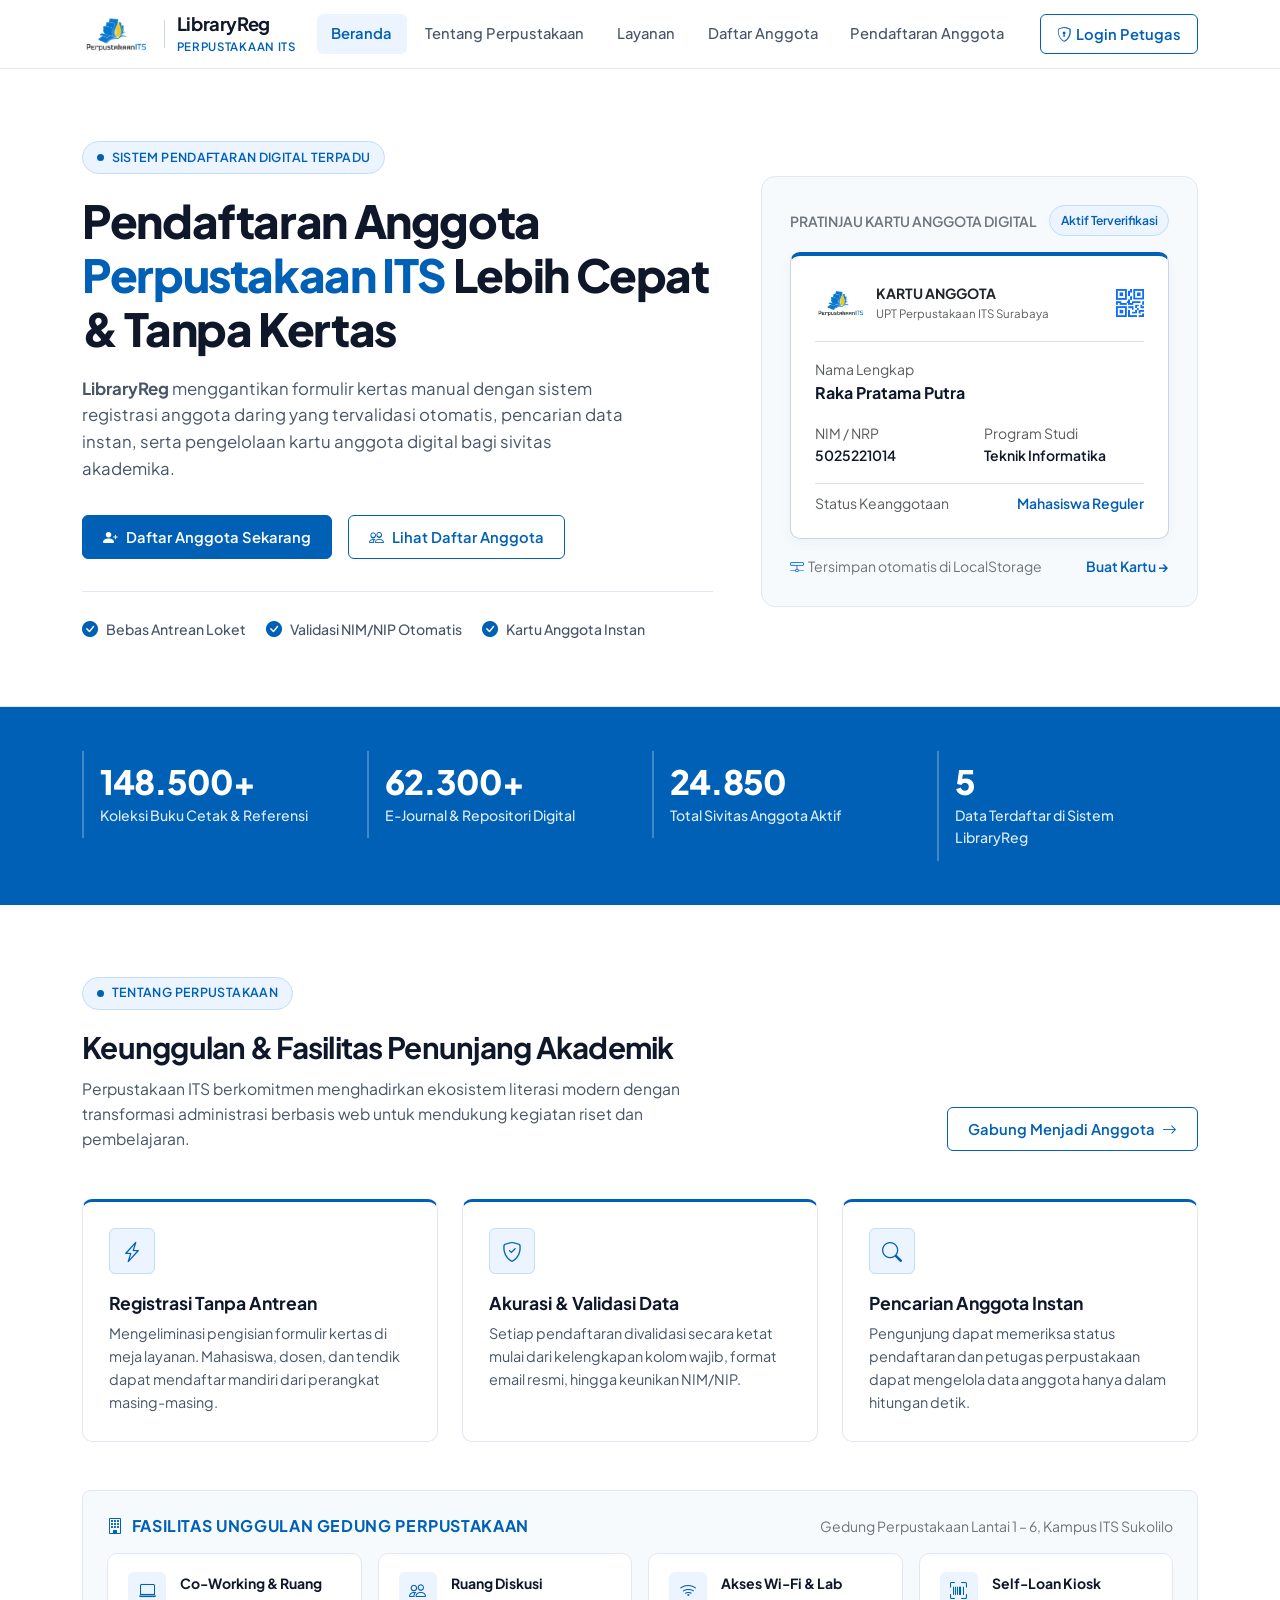
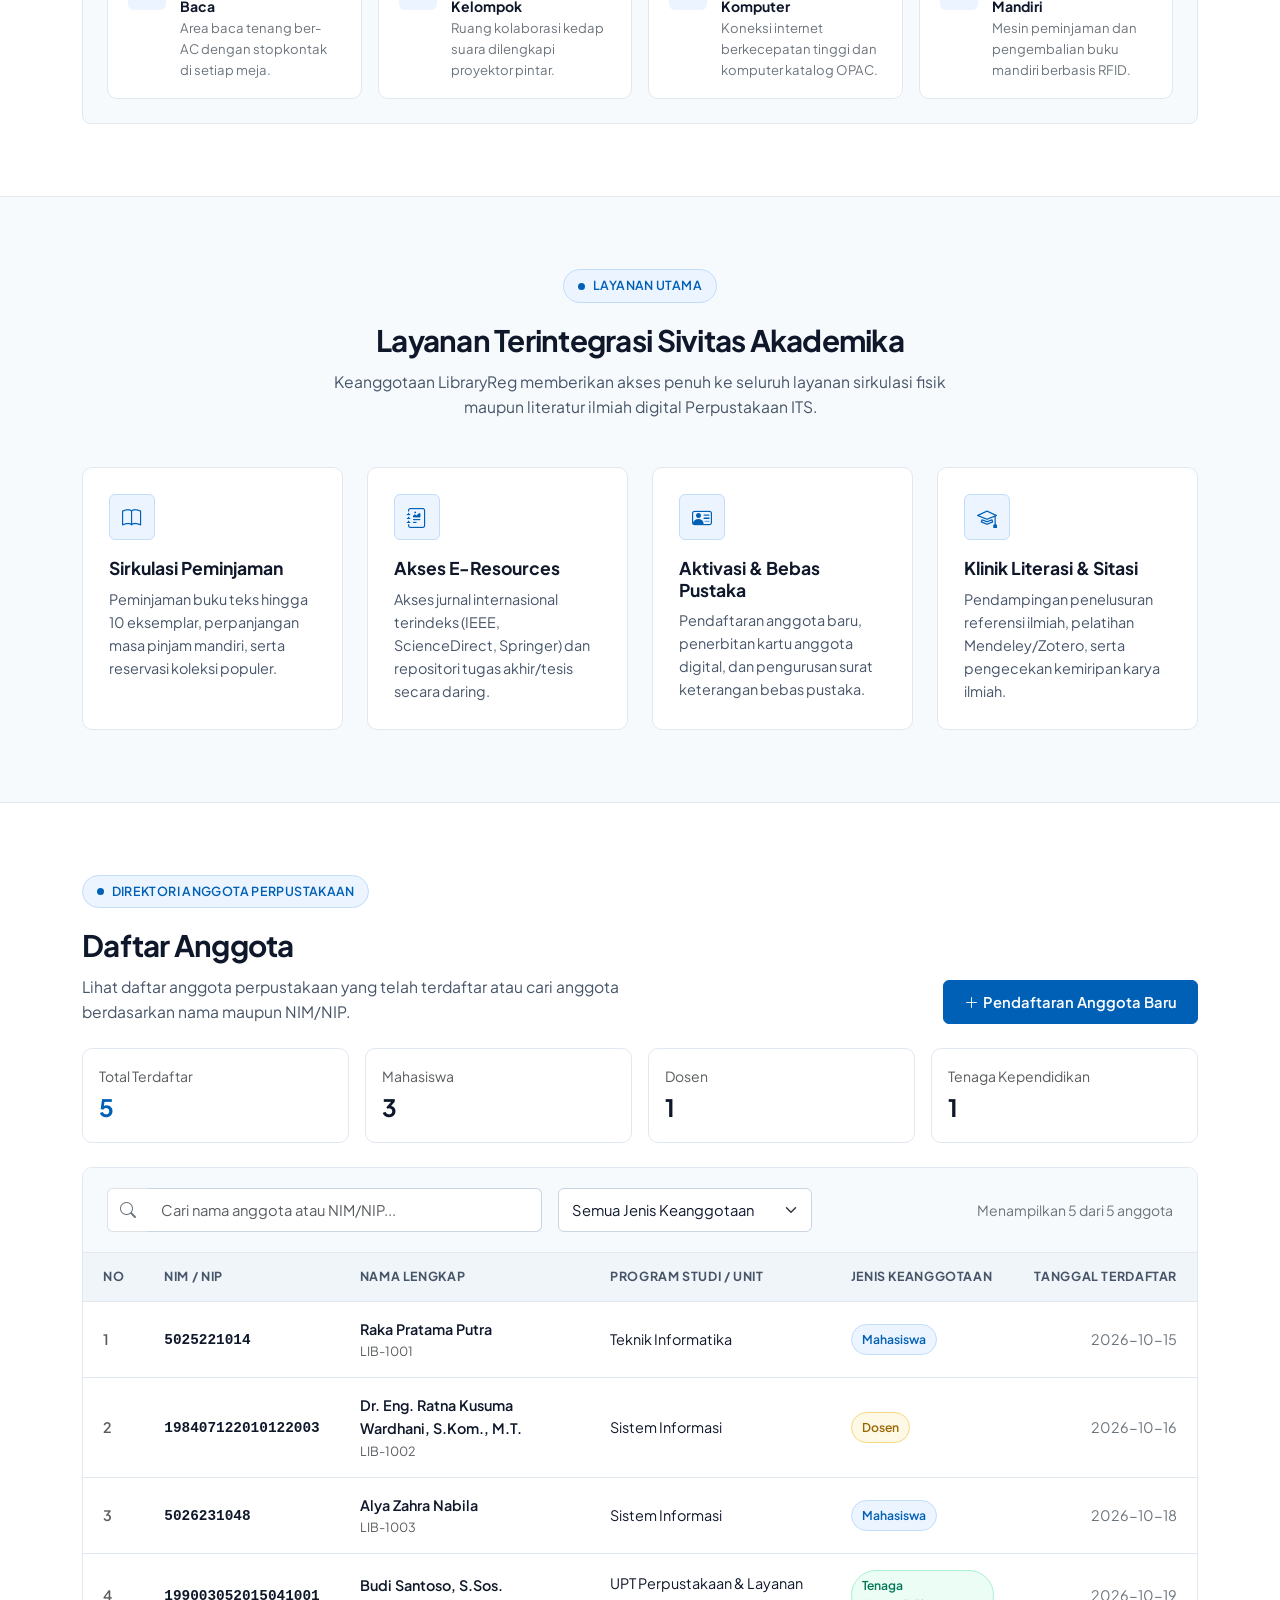
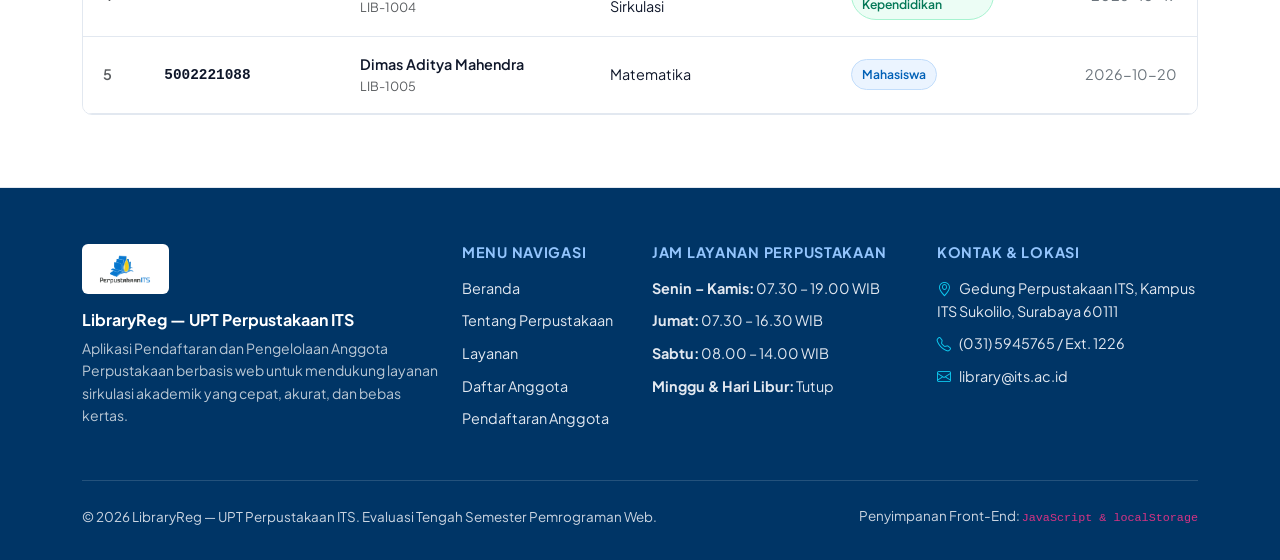
<file: ETS/index.html>
<!DOCTYPE html>
<html lang="id">
<head>
    <meta charset="UTF-8">
    <meta name="viewport" content="width=device-width, initial-scale=1.0">
    <title>LibraryReg — Aplikasi Pendaftaran Anggota Perpustakaan ITS</title>

    <!-- Google Fonts: Plus Jakarta Sans -->
    <link rel="preconnect" href="https://fonts.googleapis.com">
    <link rel="preconnect" href="https://fonts.gstatic.com" crossorigin>
    <link href="https://fonts.googleapis.com/css2?family=Plus+Jakarta+Sans:wght@400;500;600;700;800&display=swap" rel="stylesheet">

    <!-- Bootstrap 5.3 CSS -->
    <link href="https://cdn.jsdelivr.net/npm/bootstrap@5.3.3/dist/css/bootstrap.min.css" rel="stylesheet">

    <!-- Bootstrap Icons -->
    <link href="https://cdn.jsdelivr.net/npm/bootstrap-icons@1.11.3/font/bootstrap-icons.min.css" rel="stylesheet">

    <!-- Custom Minimalist Stylesheet (Zero Gradient, Blue & White) -->
    <link rel="stylesheet" href="style.css">
</head>
<body>

    <!-- ======================================================================
         HEADER & NAVBAR RESPONSIF (B. Pengelolaan Menu Navigasi)
         ====================================================================== -->
    <header class="sticky-top">
        <nav class="navbar navbar-expand-lg navbar-library" id="mainNavbar">
            <div class="container">
                <!-- Logo & Nama Perpustakaan -->
                <a class="navbar-brand-wrapper" href="index.html#beranda">
                    <img src="Logo_1.png" alt="Logo Perpustakaan ITS" class="brand-logo">
                    <div class="brand-divider d-none d-sm-block"></div>
                    <div>
                        <span class="brand-title">LibraryReg</span>
                        <span class="brand-subtitle">Perpustakaan ITS</span>
                    </div>
                </a>

                <!-- Mobile Hamburger Toggle -->
                <button class="navbar-toggler border-0 shadow-none" type="button" data-bs-toggle="collapse" data-bs-target="#navbarContent" aria-controls="navbarContent" aria-expanded="false" aria-label="Toggle navigation">
                    <span class="navbar-toggler-icon"></span>
                </button>

                <!-- Menu Navigasi Terstruktur -->
                <div class="collapse navbar-collapse" id="navbarContent">
                    <ul class="navbar-nav mx-auto mb-2 mb-lg-0 gap-lg-1" id="navMenuList">
                        <li class="nav-item">
                            <a class="nav-link active" href="#beranda" data-section="beranda">Beranda</a>
                        </li>
                        <li class="nav-item">
                            <a class="nav-link" href="#tentang" data-section="tentang">Tentang Perpustakaan</a>
                        </li>
                        <li class="nav-item">
                            <a class="nav-link" href="#layanan" data-section="layanan">Layanan</a>
                        </li>
                        <li class="nav-item">
                            <a class="nav-link" href="#daftar-anggota" data-section="daftar-anggota" id="navLinkDaftar">Daftar Anggota</a>
                        </li>
                        <li class="nav-item">
                            <a class="nav-link" href="pendaftaran.html">Pendaftaran Anggota</a>
                        </li>
                    </ul>

                    <!-- Login Petugas (Simulasi Antarmuka) -->
                    <div class="d-flex align-items-center gap-2 mt-2 mt-lg-0">
                        <div id="staffStatusIndicator" class="d-none align-items-center gap-2">
                            <span class="staff-badge-active">
                                <i class="bi bi-person-check-fill me-1"></i>Petugas (Admin)
                            </span>
                            <button type="button" class="btn btn-neutral-flat btn-sm" id="btnLogoutStaff" title="Keluar dari Mode Petugas">
                                <i class="bi bi-box-arrow-right me-1"></i>Keluar
                            </button>
                        </div>
                        <button type="button" class="btn btn-outline-flat btn-sm px-3 py-2" id="btnOpenLoginModal" data-bs-toggle="modal" data-bs-target="#modalLoginPetugas">
                            <i class="bi bi-shield-lock me-1"></i>Login Petugas
                        </button>
                    </div>
                </div>
            </div>
        </nav>
    </header>

    <main>
        <!-- ==================================================================
             A.1 HERO SECTION (Beranda)
             ================================================================== -->
        <section id="beranda" class="hero-section">
            <div class="container">
                <div class="row align-items-center g-5">
                    <div class="col-lg-7">
                        <div class="section-tag">
                            <span class="section-tag-dot"></span>
                            Sistem Pendaftaran Digital Terpadu
                        </div>
                        <h1 class="hero-title">
                            Pendaftaran Anggota <span class="text-accent-blue">Perpustakaan ITS</span> Lebih Cepat &amp; Tanpa Kertas
                        </h1>
                        <p class="hero-desc">
                            <strong>LibraryReg</strong> menggantikan formulir kertas manual dengan sistem registrasi anggota daring yang tervalidasi otomatis, pencarian data instan, serta pengelolaan kartu anggota digital bagi sivitas akademika.
                        </p>
                        <div class="d-flex flex-wrap gap-3">
                            <a href="pendaftaran.html" class="btn btn-primary-flat">
                                <i class="bi bi-person-plus-fill me-2"></i>Daftar Anggota Sekarang
                            </a>
                            <a href="#daftar-anggota" class="btn btn-outline-flat" id="heroBtnDaftar">
                                <i class="bi bi-people me-2"></i>Lihat Daftar Anggota
                            </a>
                        </div>

                        <div class="hero-checklist">
                            <div class="hero-checklist-item">
                                <i class="bi bi-check-circle-fill"></i>
                                <span>Bebas Antrean Loket</span>
                            </div>
                            <div class="hero-checklist-item">
                                <i class="bi bi-check-circle-fill"></i>
                                <span>Validasi NIM/NIP Otomatis</span>
                            </div>
                            <div class="hero-checklist-item">
                                <i class="bi bi-check-circle-fill"></i>
                                <span>Kartu Anggota Instan</span>
                            </div>
                        </div>
                    </div>

                    <!-- Ilustrasi Kartu Anggota Digital Minimalis -->
                    <div class="col-lg-5">
                        <div class="hero-preview-panel">
                            <div class="d-flex align-items-center justify-content-between mb-3">
                                <span class="small fw-semibold text-secondary text-uppercase">Pratinjau Kartu Anggota Digital</span>
                                <span class="badge-role badge-mahasiswa">Aktif Terverifikasi</span>
                            </div>
                            <div class="member-card-preview">
                                <div class="d-flex align-items-center justify-content-between pb-3 mb-3 border-bottom">
                                    <div class="d-flex align-items-center gap-2">
                                        <img src="Logo_1.png" alt="Logo Perpustakaan ITS" style="height: 32px;">
                                        <div>
                                            <div class="fw-bold small text-dark">KARTU ANGGOTA</div>
                                            <div class="text-muted" style="font-size: 0.72rem;">UPT Perpustakaan ITS Surabaya</div>
                                        </div>
                                    </div>
                                    <i class="bi bi-qr-code fs-3 text-primary"></i>
                                </div>
                                <div class="mb-3">
                                    <div class="text-muted small">Nama Lengkap</div>
                                    <div class="fw-bold fs-6">Raka Pratama Putra</div>
                                </div>
                                <div class="row g-2 mb-3">
                                    <div class="col-6">
                                        <div class="text-muted small">NIM / NRP</div>
                                        <div class="fw-semibold small">5025221014</div>
                                    </div>
                                    <div class="col-6">
                                        <div class="text-muted small">Program Studi</div>
                                        <div class="fw-semibold small">Teknik Informatika</div>
                                    </div>
                                </div>
                                <div class="d-flex align-items-center justify-content-between pt-2 border-top">
                                    <span class="small text-muted">Status Keanggotaan</span>
                                    <span class="fw-semibold small" style="color: var(--primary-blue);">Mahasiswa Reguler</span>
                                </div>
                            </div>
                            <div class="mt-3 d-flex align-items-center justify-content-between small text-secondary">
                                <span><i class="bi bi-hdd-network me-1 text-primary"></i>Tersimpan otomatis di LocalStorage</span>
                                <a href="pendaftaran.html" class="text-decoration-none fw-semibold" style="color: var(--primary-blue);">Buat Kartu &rarr;</a>
                            </div>
                        </div>
                    </div>
                </div>
            </div>
        </section>

        <!-- ==================================================================
             A.2 STATISTIK ILUSTRATIF KOLEKSI & ANGGOTA
             ================================================================== -->
        <section class="stats-bar" aria-label="Statistik Perpustakaan">
            <div class="container">
                <div class="row g-4">
                    <div class="col-6 col-lg-3">
                        <div class="stat-item">
                            <div class="stat-number">148.500+</div>
                            <p class="stat-label">Koleksi Buku Cetak &amp; Referensi</p>
                        </div>
                    </div>
                    <div class="col-6 col-lg-3">
                        <div class="stat-item">
                            <div class="stat-number">62.300+</div>
                            <p class="stat-label">E-Journal &amp; Repositori Digital</p>
                        </div>
                    </div>
                    <div class="col-6 col-lg-3">
                        <div class="stat-item">
                            <div class="stat-number" id="statActiveMembers">24.850</div>
                            <p class="stat-label">Total Sivitas Anggota Aktif</p>
                        </div>
                    </div>
                    <div class="col-6 col-lg-3">
                        <div class="stat-item">
                            <div class="stat-number" id="statRegisteredOnline">0</div>
                            <p class="stat-label">Data Terdaftar di Sistem LibraryReg</p>
                        </div>
                    </div>
                </div>
            </div>
        </section>

        <!-- ==================================================================
             A.3 TENTANG PERPUSTAKAAN, KEUNGGULAN & FASILITAS
             ================================================================== -->
        <section id="tentang" class="section-block section-bg-white">
            <div class="container">
                <div class="row justify-content-between align-items-end mb-5">
                    <div class="col-lg-7">
                        <div class="section-tag">
                            <span class="section-tag-dot"></span>
                            Tentang Perpustakaan
                        </div>
                        <h2 class="section-heading">Keunggulan &amp; Fasilitas Penunjang Akademik</h2>
                        <p class="section-subheading mb-0">
                            Perpustakaan ITS berkomitmen menghadirkan ekosistem literasi modern dengan transformasi administrasi berbasis web untuk mendukung kegiatan riset dan pembelajaran.
                        </p>
                    </div>
                    <div class="col-lg-4 text-lg-end mt-3 mt-lg-0">
                        <a href="pendaftaran.html" class="btn btn-outline-flat">
                            Gabung Menjadi Anggota <i class="bi bi-arrow-right ms-1"></i>
                        </a>
                    </div>
                </div>

                <!-- 3 Keunggulan Utama -->
                <div class="row g-4 mb-5">
                    <div class="col-md-4">
                        <div class="minimal-card minimal-card-accent-top">
                            <div class="icon-box">
                                <i class="bi bi-lightning-charge"></i>
                            </div>
                            <h3 class="card-title-minimal">Registrasi Tanpa Antrean</h3>
                            <p class="card-text-minimal">
                                Mengeliminasi pengisian formulir kertas di meja layanan. Mahasiswa, dosen, dan tendik dapat mendaftar mandiri dari perangkat masing-masing.
                            </p>
                        </div>
                    </div>
                    <div class="col-md-4">
                        <div class="minimal-card minimal-card-accent-top">
                            <div class="icon-box">
                                <i class="bi bi-shield-check"></i>
                            </div>
                            <h3 class="card-title-minimal">Akurasi &amp; Validasi Data</h3>
                            <p class="card-text-minimal">
                                Setiap pendaftaran divalidasi secara ketat mulai dari kelengkapan kolom wajib, format email resmi, hingga keunikan NIM/NIP.
                            </p>
                        </div>
                    </div>
                    <div class="col-md-4">
                        <div class="minimal-card minimal-card-accent-top">
                            <div class="icon-box">
                                <i class="bi bi-search"></i>
                            </div>
                            <h3 class="card-title-minimal">Pencarian Anggota Instan</h3>
                            <p class="card-text-minimal">
                                Pengunjung dapat memeriksa status pendaftaran dan petugas perpustakaan dapat mengelola data anggota hanya dalam hitungan detik.
                            </p>
                        </div>
                    </div>
                </div>

                <!-- Daftar Fasilitas Fisik & Digital -->
                <div class="p-4 rounded-3" style="background-color: var(--bg-surface); border: 1px solid var(--border-color);">
                    <div class="d-flex flex-wrap align-items-center justify-content-between mb-3">
                        <h3 class="h6 fw-bold text-uppercase mb-0" style="letter-spacing: 0.04em; color: var(--primary-blue);">
                            <i class="bi bi-building me-2"></i>Fasilitas Unggulan Gedung Perpustakaan
                        </h3>
                        <span class="small text-secondary">Gedung Perpustakaan Lantai 1 – 6, Kampus ITS Sukolilo</span>
                    </div>
                    <div class="row g-3">
                        <div class="col-md-6 col-lg-3">
                            <div class="facility-pill">
                                <div class="facility-pill-icon"><i class="bi bi-laptop"></i></div>
                                <div>
                                    <div class="fw-bold small">Co-Working &amp; Ruang Baca</div>
                                    <div class="text-secondary" style="font-size: 0.82rem;">Area baca tenang ber-AC dengan stopkontak di setiap meja.</div>
                                </div>
                            </div>
                        </div>
                        <div class="col-md-6 col-lg-3">
                            <div class="facility-pill">
                                <div class="facility-pill-icon"><i class="bi bi-people"></i></div>
                                <div>
                                    <div class="fw-bold small">Ruang Diskusi Kelompok</div>
                                    <div class="text-secondary" style="font-size: 0.82rem;">Ruang kolaborasi kedap suara dilengkapi proyektor pintar.</div>
                                </div>
                            </div>
                        </div>
                        <div class="col-md-6 col-lg-3">
                            <div class="facility-pill">
                                <div class="facility-pill-icon"><i class="bi bi-wifi"></i></div>
                                <div>
                                    <div class="fw-bold small">Akses Wi-Fi &amp; Lab Komputer</div>
                                    <div class="text-secondary" style="font-size: 0.82rem;">Koneksi internet berkecepatan tinggi dan komputer katalog OPAC.</div>
                                </div>
                            </div>
                        </div>
                        <div class="col-md-6 col-lg-3">
                            <div class="facility-pill">
                                <div class="facility-pill-icon"><i class="bi bi-upc-scan"></i></div>
                                <div>
                                    <div class="fw-bold small">Self-Loan Kiosk Mandiri</div>
                                    <div class="text-secondary" style="font-size: 0.82rem;">Mesin peminjaman dan pengembalian buku mandiri berbasis RFID.</div>
                                </div>
                            </div>
                        </div>
                    </div>
                </div>
            </div>
        </section>

        <!-- ==================================================================
             A.4 INFORMASI LAYANAN PERPUSTAKAAN
             ================================================================== -->
        <section id="layanan" class="section-block section-bg-surface">
            <div class="container">
                <div class="text-center mx-auto mb-5" style="max-width: 640px;">
                    <div class="section-tag">
                        <span class="section-tag-dot"></span>
                        Layanan Utama
                    </div>
                    <h2 class="section-heading">Layanan Terintegrasi Sivitas Akademika</h2>
                    <p class="section-subheading mx-auto mb-0">
                        Keanggotaan LibraryReg memberikan akses penuh ke seluruh layanan sirkulasi fisik maupun literatur ilmiah digital Perpustakaan ITS.
                    </p>
                </div>

                <div class="row g-4">
                    <div class="col-md-6 col-lg-3">
                        <div class="minimal-card">
                            <div class="icon-box">
                                <i class="bi bi-book"></i>
                            </div>
                            <h3 class="card-title-minimal">Sirkulasi Peminjaman</h3>
                            <p class="card-text-minimal">
                                Peminjaman buku teks hingga 10 eksemplar, perpanjangan masa pinjam mandiri, serta reservasi koleksi populer.
                            </p>
                        </div>
                    </div>
                    <div class="col-md-6 col-lg-3">
                        <div class="minimal-card">
                            <div class="icon-box">
                                <i class="bi bi-journal-richtext"></i>
                            </div>
                            <h3 class="card-title-minimal">Akses E-Resources</h3>
                            <p class="card-text-minimal">
                                Akses jurnal internasional terindeks (IEEE, ScienceDirect, Springer) dan repositori tugas akhir/tesis secara daring.
                            </p>
                        </div>
                    </div>
                    <div class="col-md-6 col-lg-3">
                        <div class="minimal-card">
                            <div class="icon-box">
                                <i class="bi bi-person-vcard"></i>
                            </div>
                            <h3 class="card-title-minimal">Aktivasi &amp; Bebas Pustaka</h3>
                            <p class="card-text-minimal">
                                Pendaftaran anggota baru, penerbitan kartu anggota digital, dan pengurusan surat keterangan bebas pustaka.
                            </p>
                        </div>
                    </div>
                    <div class="col-md-6 col-lg-3">
                        <div class="minimal-card">
                            <div class="icon-box">
                                <i class="bi bi-mortarboard"></i>
                            </div>
                            <h3 class="card-title-minimal">Klinik Literasi &amp; Sitasi</h3>
                            <p class="card-text-minimal">
                                Pendampingan penelusuran referensi ilmiah, pelatihan Mendeley/Zotero, serta pengecekan kemiripan karya ilmiah.
                            </p>
                        </div>
                    </div>
                </div>
            </div>
        </section>

        <!-- ==================================================================
             D. DAFTAR ANGGOTA (Pengunjung) / PENGELOLAAN DATA ANGGOTA (Admin)
             ================================================================== -->
        <section id="daftar-anggota" class="section-block section-bg-white">
            <div class="container">
                <div class="row justify-content-between align-items-end mb-4">
                    <div class="col-lg-7">
                        <div class="section-tag">
                            <span class="section-tag-dot"></span>
                            <span id="memberSectionTagText">Direktori Anggota Perpustakaan</span>
                        </div>
                        <h2 class="section-heading" id="memberSectionHeading">Daftar Anggota</h2>
                        <p class="section-subheading mb-0" id="memberSectionSubheading">
                            Lihat daftar anggota perpustakaan yang telah terdaftar atau cari anggota berdasarkan nama maupun NIM/NIP.
                        </p>
                    </div>
                    <div class="col-lg-5 text-lg-end mt-3 mt-lg-0 d-flex flex-wrap gap-2 justify-content-lg-end">
                        <!-- Hanya muncul untuk Admin / Petugas -->
                        <button type="button" class="btn btn-neutral-flat d-none" id="btnRestoreSample" title="Muat ulang data sampel bawaan">
                            <i class="bi bi-database-add me-1"></i>Muat Data Contoh
                        </button>
                        <a href="pendaftaran.html" class="btn btn-primary-flat">
                            <i class="bi bi-plus-lg me-1"></i>Pendaftaran Anggota Baru
                        </a>
                    </div>
                </div>

                <!-- Notifikasi Aksi Pengelolaan (Edit / Hapus / Login) -->
                <div id="manageAlertContainer" class="mb-3" aria-live="polite"></div>

                <!-- Ringkasan Cepat Kategori Anggota -->
                <div class="row g-3 mb-4">
                    <div class="col-6 col-md-3">
                        <div class="minimal-card py-3 px-3">
                            <div class="text-muted small">Total Terdaftar</div>
                            <div class="fs-4 fw-bold" style="color: var(--primary-blue);" id="countAllMembers">0</div>
                        </div>
                    </div>
                    <div class="col-6 col-md-3">
                        <div class="minimal-card py-3 px-3">
                            <div class="text-muted small">Mahasiswa</div>
                            <div class="fs-4 fw-bold" id="countMahasiswa">0</div>
                        </div>
                    </div>
                    <div class="col-6 col-md-3">
                        <div class="minimal-card py-3 px-3">
                            <div class="text-muted small">Dosen</div>
                            <div class="fs-4 fw-bold" id="countDosen">0</div>
                        </div>
                    </div>
                    <div class="col-6 col-md-3">
                        <div class="minimal-card py-3 px-3">
                            <div class="text-muted small">Tenaga Kependidikan</div>
                            <div class="fs-4 fw-bold" id="countTendik">0</div>
                        </div>
                    </div>
                </div>

                <!-- Tabel & Toolbar Pencarian -->
                <div class="table-panel">
                    <div class="table-toolbar">
                        <div class="row g-3 align-items-center">
                            <!-- Pencarian Nama atau NIM/NIP -->
                            <div class="col-md-6 col-lg-5">
                                <div class="input-group">
                                    <span class="input-group-text bg-white border-end-0 text-secondary">
                                        <i class="bi bi-search"></i>
                                    </span>
                                    <input type="text" id="searchInput" class="form-control border-start-0" placeholder="Cari nama anggota atau NIM/NIP...">
                                </div>
                            </div>

                            <!-- Filter Jenis Keanggotaan -->
                            <div class="col-md-4 col-lg-3">
                                <select id="filterJenisSelect" class="form-select" aria-label="Filter Jenis Keanggotaan">
                                    <option value="ALL">Semua Jenis Keanggotaan</option>
                                    <option value="Mahasiswa">Mahasiswa</option>
                                    <option value="Dosen">Dosen</option>
                                    <option value="Tenaga Kependidikan">Tenaga Kependidikan</option>
                                </select>
                            </div>

                            <!-- Keterangan Jumlah Data Ditampilkan -->
                            <div class="col-md-2 col-lg-4 text-md-end">
                                <span class="small text-secondary" id="tableCountInfo">Menampilkan 0 data</span>
                            </div>
                        </div>
                    </div>

                    <div class="table-responsive">
                        <table class="table table-minimal">
                            <thead id="memberTableHead">
                                <!-- Diisi secara dinamis oleh script.js sesuai mode Pengunjung vs Admin Petugas -->
                            </thead>
                            <tbody id="memberTableBody">
                                <!-- Diisi secara dinamis oleh script.js -->
                            </tbody>
                        </table>
                    </div>
                </div>
            </div>
        </section>
    </main>

    <!-- ======================================================================
         A.5 FOOTER (Kontak & Jam Layanan)
         ====================================================================== -->
    <footer class="footer-minimal">
        <div class="container">
            <div class="row g-4">
                <div class="col-lg-4">
                    <div class="footer-logo-box">
                        <img src="Logo_1.png" alt="Logo Perpustakaan ITS" style="height: 36px;">
                    </div>
                    <h4 class="h6 fw-bold text-white mb-2">LibraryReg — UPT Perpustakaan ITS</h4>
                    <p class="small text-light opacity-75 mb-0">
                        Aplikasi Pendaftaran dan Pengelolaan Anggota Perpustakaan berbasis web untuk mendukung layanan sirkulasi akademik yang cepat, akurat, dan bebas kertas.
                    </p>
                </div>

                <div class="col-sm-6 col-lg-2">
                    <h5 class="footer-heading">Menu Navigasi</h5>
                    <ul class="footer-list">
                        <li><a href="#beranda">Beranda</a></li>
                        <li><a href="#tentang">Tentang Perpustakaan</a></li>
                        <li><a href="#layanan">Layanan</a></li>
                        <li><a href="#daftar-anggota">Daftar Anggota</a></li>
                        <li><a href="pendaftaran.html">Pendaftaran Anggota</a></li>
                    </ul>
                </div>

                <div class="col-sm-6 col-lg-3">
                    <h5 class="footer-heading">Jam Layanan Perpustakaan</h5>
                    <ul class="footer-list">
                        <li><strong>Senin – Kamis:</strong> 07.30 – 19.00 WIB</li>
                        <li><strong>Jumat:</strong> 07.30 – 16.30 WIB</li>
                        <li><strong>Sabtu:</strong> 08.00 – 14.00 WIB</li>
                        <li><strong>Minggu &amp; Hari Libur:</strong> Tutup</li>
                    </ul>
                </div>

                <div class="col-lg-3">
                    <h5 class="footer-heading">Kontak &amp; Lokasi</h5>
                    <ul class="footer-list">
                        <li><i class="bi bi-geo-alt me-2 text-info"></i>Gedung Perpustakaan ITS, Kampus ITS Sukolilo, Surabaya 60111</li>
                        <li><i class="bi bi-telephone me-2 text-info"></i>(031) 5945765 / Ext. 1226</li>
                        <li><i class="bi bi-envelope me-2 text-info"></i>library@its.ac.id</li>
                    </ul>
                </div>
            </div>

            <div class="footer-bottom d-flex flex-wrap justify-content-between align-items-center gap-2">
                <span>&copy; 2026 LibraryReg — UPT Perpustakaan ITS. Evaluasi Tengah Semester Pemrograman Web.</span>
                <span>Penyimpanan Front-End: <code>JavaScript &amp; localStorage</code></span>
            </div>
        </div>
    </footer>

    <!-- ======================================================================
         MODALS: DETAIL ANGGOTA, EDIT ANGGOTA, KONFIRMASI HAPUS, LOGIN PETUGAS
         ====================================================================== -->

    <!-- 1. Modal Detail Anggota & Kartu Digital (Admin) -->
    <div class="modal fade" id="modalDetailAnggota" tabindex="-1" aria-labelledby="modalDetailLabel" aria-hidden="true">
        <div class="modal-dialog modal-dialog-centered">
            <div class="modal-content border-0 shadow">
                <div class="modal-header border-bottom">
                    <h5 class="modal-title fw-bold" id="modalDetailLabel">
                        <i class="bi bi-person-vcard me-2 text-primary"></i>Detail &amp; Kartu Anggota
                    </h5>
                    <button type="button" class="btn-close" data-bs-dismiss="modal" aria-label="Tutup"></button>
                </div>
                <div class="modal-body p-4">
                    <div class="digital-id-card">
                        <div class="digital-id-header">
                            <div class="d-flex align-items-center gap-2">
                                <img src="Logo_1.png" alt="Logo Perpustakaan ITS" style="height: 34px;">
                                <div>
                                    <div class="fw-bold small">PERPUSTAKAAN ITS</div>
                                    <div class="text-muted" style="font-size: 0.75rem;" id="detailIdCardNumber">ID: LIB-000</div>
                                </div>
                            </div>
                            <span id="detailBadgeJenis" class="badge-role badge-mahasiswa">Mahasiswa</span>
                        </div>
                        <div class="digital-id-grid">
                            <div class="digital-id-label">Nama Lengkap</div>
                            <div class="digital-id-value" id="detailNama">-</div>

                            <div class="digital-id-label">NIM / NIP</div>
                            <div class="digital-id-value" id="detailNimNip">-</div>

                            <div class="digital-id-label">Prodi / Unit</div>
                            <div class="digital-id-value" id="detailProdi">-</div>

                            <div class="digital-id-label">Email</div>
                            <div class="digital-id-value" id="detailEmail">-</div>

                            <div class="digital-id-label">No. Telepon</div>
                            <div class="digital-id-value" id="detailTelepon">-</div>

                            <div class="digital-id-label">Alamat</div>
                            <div class="digital-id-value" id="detailAlamat">-</div>

                            <div class="digital-id-label">Tgl. Daftar</div>
                            <div class="digital-id-value" id="detailTanggal">-</div>
                        </div>
                    </div>
                </div>
                <div class="modal-footer border-top">
                    <button type="button" class="btn btn-neutral-flat" data-bs-dismiss="modal">Tutup</button>
                    <button type="button" class="btn btn-primary-flat" id="btnEditFromDetail">
                        <i class="bi bi-pencil-square me-1"></i>Edit Data Ini
                    </button>
                </div>
            </div>
        </div>
    </div>

    <!-- 2. Modal Edit Data Anggota (Admin) -->
    <div class="modal fade" id="modalEditAnggota" tabindex="-1" aria-labelledby="modalEditLabel" aria-hidden="true">
        <div class="modal-dialog modal-lg modal-dialog-centered">
            <div class="modal-content border-0 shadow">
                <div class="modal-header border-bottom">
                    <h5 class="modal-title fw-bold" id="modalEditLabel">
                        <i class="bi bi-pencil-square me-2 text-primary"></i>Edit Data Anggota Perpustakaan
                    </h5>
                    <button type="button" class="btn-close" data-bs-dismiss="modal" aria-label="Tutup"></button>
                </div>
                <form id="editMemberForm" novalidate>
                    <div class="modal-body p-4">
                        <input type="hidden" id="editMemberId">
                        <div id="editModalAlert" class="mb-3"></div>
                        <div class="row g-3">
                            <div class="col-md-6">
                                <label for="editNama" class="form-label">Nama Lengkap<span class="required-star">*</span></label>
                                <input type="text" class="form-control" id="editNama" required>
                                <div class="invalid-feedback" id="errEditNama">Nama lengkap wajib diisi.</div>
                            </div>
                            <div class="col-md-6">
                                <label for="editNimNip" class="form-label">NIM / NIP<span class="required-star">*</span></label>
                                <input type="text" class="form-control" id="editNimNip" required>
                                <div class="invalid-feedback" id="errEditNimNip">NIM/NIP wajib diisi dan harus unik.</div>
                            </div>
                            <div class="col-md-6">
                                <label for="editJenis" class="form-label">Jenis Keanggotaan<span class="required-star">*</span></label>
                                <select class="form-select" id="editJenis" required>
                                    <option value="">-- Pilih Jenis Keanggotaan --</option>
                                    <option value="Mahasiswa">Mahasiswa</option>
                                    <option value="Dosen">Dosen</option>
                                    <option value="Tenaga Kependidikan">Tenaga Kependidikan</option>
                                </select>
                                <div class="invalid-feedback" id="errEditJenis">Pilih jenis keanggotaan.</div>
                            </div>
                            <div class="col-md-6">
                                <label for="editProdi" class="form-label">Program Studi / Unit<span class="required-star">*</span></label>
                                <input type="text" class="form-control" id="editProdi" required>
                                <div class="invalid-feedback" id="errEditProdi">Program studi/unit wajib diisi.</div>
                            </div>
                            <div class="col-md-6">
                                <label for="editTelepon" class="form-label">Nomor Telepon<span class="required-star">*</span></label>
                                <input type="tel" class="form-control" id="editTelepon" required>
                                <div class="invalid-feedback" id="errEditTelepon">Nomor telepon wajib diisi (8–15 digit).</div>
                            </div>
                            <div class="col-md-6">
                                <label for="editEmail" class="form-label">Alamat Email<span class="required-star">*</span></label>
                                <input type="email" class="form-control" id="editEmail" required>
                                <div class="invalid-feedback" id="errEditEmail">Format email tidak valid.</div>
                            </div>
                            <div class="col-12">
                                <label for="editAlamat" class="form-label">Alamat Lengkap<span class="required-star">*</span></label>
                                <textarea class="form-control" id="editAlamat" rows="2" required></textarea>
                                <div class="invalid-feedback" id="errEditAlamat">Alamat lengkap wajib diisi.</div>
                            </div>
                        </div>
                    </div>
                    <div class="modal-footer border-top">
                        <button type="button" class="btn btn-neutral-flat" data-bs-dismiss="modal">Batal</button>
                        <button type="submit" class="btn btn-primary-flat">
                            <i class="bi bi-save me-1"></i>Simpan Perubahan
                        </button>
                    </div>
                </form>
            </div>
        </div>
    </div>

    <!-- 3. Modal Konfirmasi Hapus Anggota (Admin) -->
    <div class="modal fade" id="modalHapusAnggota" tabindex="-1" aria-labelledby="modalHapusLabel" aria-hidden="true">
        <div class="modal-dialog modal-dialog-centered">
            <div class="modal-content border-0 shadow">
                <div class="modal-header border-bottom">
                    <h5 class="modal-title fw-bold text-danger" id="modalHapusLabel">
                        <i class="bi bi-exclamation-triangle-fill me-2"></i>Konfirmasi Hapus Data Anggota
                    </h5>
                    <button type="button" class="btn-close" data-bs-dismiss="modal" aria-label="Tutup"></button>
                </div>
                <div class="modal-body p-4">
                    <p class="mb-2">Apakah Anda yakin ingin menghapus data anggota berikut dari penyimpanan?</p>
                    <div class="p-3 rounded-2" style="background-color: var(--danger-bg); border: 1px solid var(--danger-border);">
                        <div class="fw-bold text-dark" id="deleteTargetNama">-</div>
                        <div class="small text-secondary" id="deleteTargetNimNip">NIM/NIP: -</div>
                    </div>
                    <p class="small text-muted mt-3 mb-0">
                        Tindakan ini akan memperbarui daftar anggota pada <code>localStorage</code> secara permanen.
                    </p>
                </div>
                <div class="modal-footer border-top">
                    <button type="button" class="btn btn-neutral-flat" data-bs-dismiss="modal">Batal</button>
                    <button type="button" class="btn btn-danger fw-semibold px-3" id="btnConfirmDelete">
                        <i class="bi bi-trash3 me-1"></i>Ya, Hapus Data
                    </button>
                </div>
            </div>
        </div>
    </div>

    <!-- 4. Modal Simulasi Login Petugas -->
    <div class="modal fade" id="modalLoginPetugas" tabindex="-1" aria-labelledby="modalLoginLabel" aria-hidden="true">
        <div class="modal-dialog modal-dialog-centered">
            <div class="modal-content border-0 shadow">
                <div class="modal-header border-bottom">
                    <h5 class="modal-title fw-bold" id="modalLoginLabel">
                        <i class="bi bi-shield-lock-fill me-2 text-primary"></i>Login Petugas Perpustakaan
                    </h5>
                    <button type="button" class="btn-close" data-bs-dismiss="modal" aria-label="Tutup"></button>
                </div>
                <form id="staffLoginForm" novalidate>
                    <div class="modal-body p-4">
                        <div class="alert-flat alert-flat-info mb-3">
                            <div>
                                <div class="fw-bold small">Simulasi Antarmuka Petugas (Admin)</div>
                                <div class="small">Gunakan akun demo: <code>petugas@its.ac.id</code> / Sandi: <code>admin123</code></div>
                            </div>
                        </div>
                        <div id="loginAlertContainer" class="mb-3"></div>
                        <div class="mb-3">
                            <label for="loginEmail" class="form-label">Email / ID Petugas</label>
                            <input type="text" class="form-control" id="loginEmail" value="petugas@its.ac.id" required>
                        </div>
                        <div class="mb-2">
                            <label for="loginPassword" class="form-label">Kata Sandi</label>
                            <input type="password" class="form-control" id="loginPassword" value="admin123" required>
                        </div>
                    </div>
                    <div class="modal-footer border-top">
                        <button type="button" class="btn btn-neutral-flat" data-bs-dismiss="modal">Tutup</button>
                        <button type="submit" class="btn btn-primary-flat">
                            <i class="bi bi-box-arrow-in-right me-1"></i>Masuk sebagai Petugas
                        </button>
                    </div>
                </form>
            </div>
        </div>
    </div>

    <!-- Bootstrap 5.3 Bundle JS -->
    <script src="https://cdn.jsdelivr.net/npm/bootstrap@5.3.3/dist/js/bootstrap.bundle.min.js"></script>
    <!-- Custom Application Logic -->
    <script src="script.js"></script>
</body>
</html>
</file>
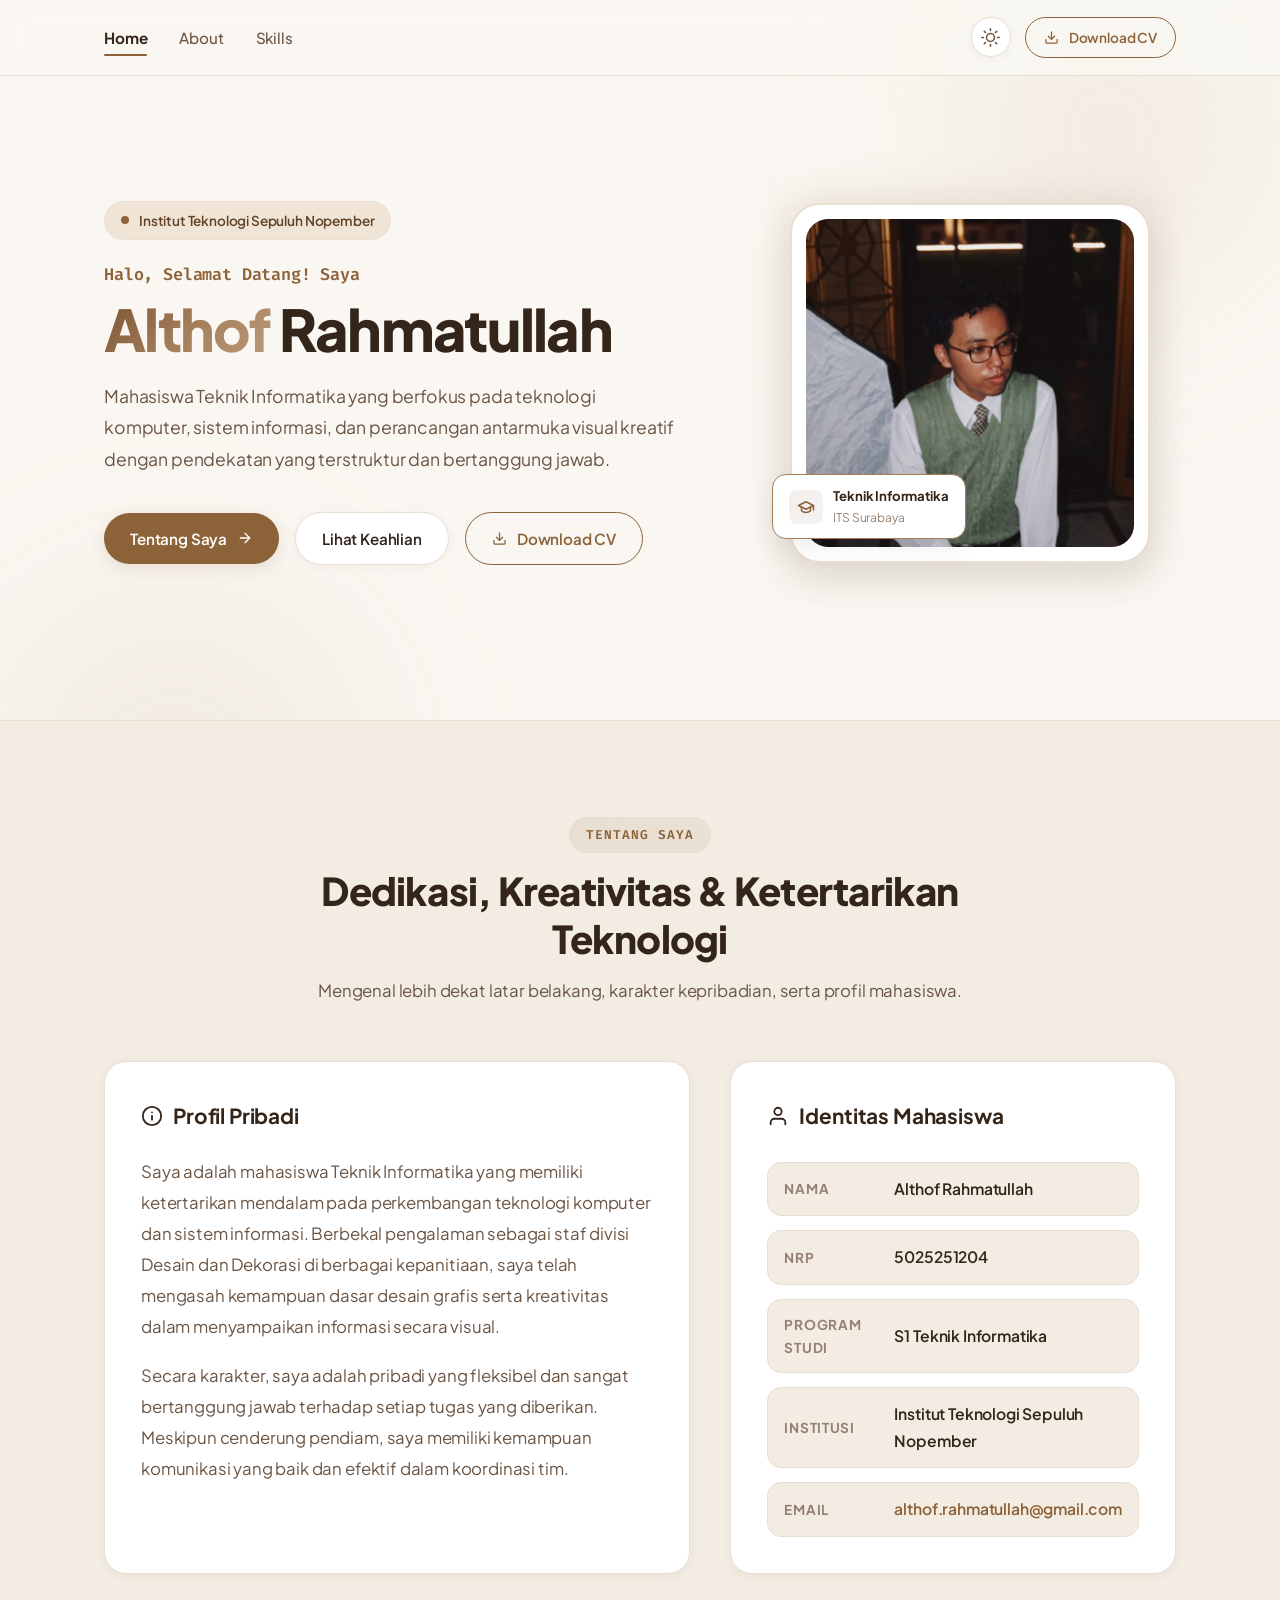
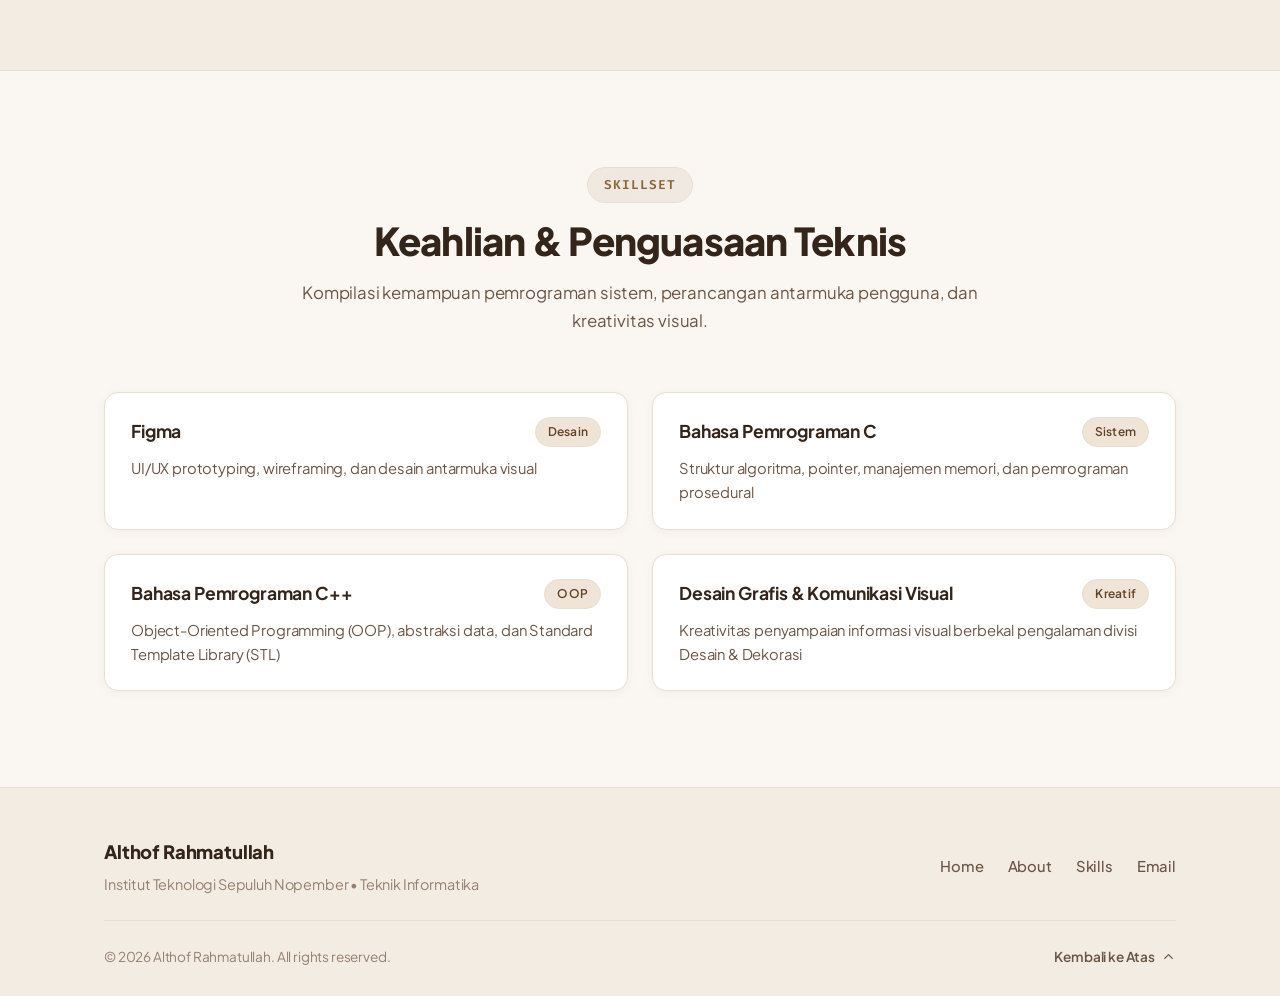
<file: P1/index.html>
<!DOCTYPE html>
<html lang="id">
<head>
  <meta charset="UTF-8">
  <meta name="viewport" content="width=device-width, initial-scale=1.0">
  <meta name="description" content="Website Profil Pribadi, CV & Portofolio Althof Rahmatullah - Mahasiswa Teknik Informatika, Institut Teknologi Sepuluh Nopember.">
  <meta name="keywords" content="Althof Rahmatullah, Teknik Informatika, ITS, Figma, C, C++, Portfolio, CV">
  <meta name="author" content="Althof Rahmatullah">
  <title>Althof Rahmatullah | Personal Profile & CV</title>

  <!-- Favicon SVG -->
  <link rel="icon" type="image/svg+xml" href="data:image/svg+xml,<svg xmlns='http://www.w3.org/2000/svg' viewBox='0 0 100 100'><rect width='100' height='100' rx='25' fill='%238C6239'/><text x='50%' y='55%' dominant-baseline='central' text-anchor='middle' fill='%23FAF7F2' font-size='50' font-family='sans-serif' font-weight='bold'>AR</text></svg>">

  <!-- Main Stylesheet (Pastel Palette: Dark Brown, Light Brown, Cream White) -->
  <link rel="stylesheet" href="css/style.css">
</head>
<body>

  <!-- ========================================================================
       HEADER & NAVIGATION
       ======================================================================== -->
  <header class="site-header">
    <div class="container navbar">
      <!-- Navigation Menu: Home, About, Skills -->
      <nav id="nav-menu" class="nav-menu" aria-label="Menu Utama">
        <a href="#hero" class="nav-link active">Home</a>
        <a href="#about" class="nav-link">About</a>
        <a href="#skills" class="nav-link">Skills</a>
      </nav>

      <!-- Action Buttons (Theme Switcher & Download CV) -->
      <div class="nav-actions">
        <!-- Light / Dark Mode Toggle (Pastel Palette) -->
        <button id="theme-toggle-btn" class="theme-toggle-btn" aria-label="Ganti Tema Gelap / Terang">
          <!-- Sun Icon (Active in Dark Mode) -->
          <svg class="sun-icon" viewBox="0 0 24 24">
            <circle cx="12" cy="12" r="5"></circle>
            <line x1="12" y1="1" x2="12" y2="3"></line>
            <line x1="12" y1="21" x2="12" y2="23"></line>
            <line x1="4.22" y1="4.22" x2="5.64" y2="5.64"></line>
            <line x1="18.36" y1="18.36" x2="19.78" y2="19.78"></line>
            <line x1="1" y1="12" x2="3" y2="12"></line>
            <line x1="21" y1="12" x2="23" y2="12"></line>
            <line x1="4.22" y1="19.78" x2="5.64" y2="18.36"></line>
            <line x1="18.36" y1="5.64" x2="19.78" y2="4.22"></line>
          </svg>
          <!-- Moon Icon (Active in Light Mode) -->
          <svg class="moon-icon" viewBox="0 0 24 24">
            <path d="M21 12.79A9 9 0 1 1 11.21 3 7 7 0 0 0 21 12.79z"></path>
          </svg>
        </button>

        <!-- Download CV Button -->
        <a href="cv/cv.pdf" download="CV-Althof-Rahmatullah.pdf" class="btn btn-outline btn-sm" title="Unduh Curriculum Vitae">
          <svg width="15" height="15" viewBox="0 0 24 24" fill="none" stroke="currentColor" stroke-width="2" stroke-linecap="round" stroke-linejoin="round">
            <path d="M21 15v4a2 2 0 0 1-2 2H5a2 2 0 0 1-2-2v-4"></path>
            <polyline points="7 10 12 15 17 10"></polyline>
            <line x1="12" y1="15" x2="12" y2="3"></line>
          </svg>
          <span>Download CV</span>
        </a>

        <!-- Mobile Menu Hamburger Button -->
        <button id="mobile-toggle-btn" class="mobile-toggle-btn" aria-label="Buka Menu Navigasi" aria-expanded="false">
          <span></span>
          <span></span>
          <span></span>
        </button>
      </div>
    </div>
  </header>

  <!-- ========================================================================
       MAIN CONTENT
       ======================================================================== -->
  <main>
    
    <!-- ======================================================================
         SECTION 1: HERO SECTION
         ====================================================================== -->
    <section id="hero" class="hero">
      <div class="container hero-grid">
        <!-- Hero Information -->
        <div class="hero-content">
          <div class="hero-badge">
            <span class="badge-dot"></span>
            <span>Institut Teknologi Sepuluh Nopember</span>
          </div>

          <p class="hero-greeting">Halo, Selamat Datang! Saya</p>
          <h1 class="hero-name"><span class="gradient-text">Althof</span> Rahmatullah</h1>

          <p class="hero-bio">
            Mahasiswa Teknik Informatika yang berfokus pada teknologi komputer, sistem informasi, dan perancangan antarmuka visual kreatif dengan pendekatan yang terstruktur dan bertanggung jawab.
          </p>

          <!-- Call to Actions -->
          <div class="hero-cta-group">
            <a href="#about" class="btn btn-primary">
              <span>Tentang Saya</span>
              <svg width="16" height="16" viewBox="0 0 24 24" fill="none" stroke="currentColor" stroke-width="2" stroke-linecap="round" stroke-linejoin="round">
                <line x1="5" y1="12" x2="19" y2="12"></line>
                <polyline points="12 5 19 12 12 19"></polyline>
              </svg>
            </a>
            <a href="#skills" class="btn btn-secondary">
              <span>Lihat Keahlian</span>
            </a>
            <a href="cv/cv.pdf" download="CV-Althof-Rahmatullah.pdf" class="btn btn-outline">
              <svg width="15" height="15" viewBox="0 0 24 24" fill="none" stroke="currentColor" stroke-width="2" stroke-linecap="round" stroke-linejoin="round">
                <path d="M21 15v4a2 2 0 0 1-2 2H5a2 2 0 0 1-2-2v-4"></path>
                <polyline points="7 10 12 15 17 10"></polyline>
                <line x1="12" y1="15" x2="12" y2="3"></line>
              </svg>
              <span>Download CV</span>
            </a>
          </div>
        </div>

        <!-- Hero Visual Profile Frame -->
        <div class="hero-visual">
          <div class="profile-card-wrapper">
            <div class="profile-card-glow"></div>
            <div class="profile-frame">
              <div class="profile-image-box">
                <img src="images/profile.jpg" alt="Foto Profil Althof Rahmatullah" width="400" height="400">
              </div>
            </div>
            <!-- Floating Badge -->
            <div class="profile-badge-floating">
              <div class="badge-icon-box">
                <svg width="18" height="18" viewBox="0 0 24 24" fill="none" stroke="currentColor" stroke-width="2" stroke-linecap="round" stroke-linejoin="round">
                  <path d="M22 10v6M2 10l10-5 10 5-10 5z"></path>
                  <path d="M6 12v5c3 3 9 3 12 0v-5"></path>
                </svg>
              </div>
              <div>
                <div class="badge-text-primary">Teknik Informatika</div>
                <div class="badge-text-sub">ITS Surabaya</div>
              </div>
            </div>
          </div>
        </div>
      </div>
    </section>

    <!-- ======================================================================
         SECTION 2: ABOUT & IDENTITY SECTION
         ====================================================================== -->
    <section id="about" class="section section-alt">
      <div class="container">
        <!-- Section Header -->
        <div class="section-header">
          <span class="section-tag">Tentang Saya</span>
          <h2 class="section-title">Dedikasi, Kreativitas &amp; Ketertarikan Teknologi</h2>
          <p class="section-desc">Mengenal lebih dekat latar belakang, karakter kepribadian, serta profil mahasiswa.</p>
        </div>

        <div class="about-grid">
          <!-- Story Card with Exact Requested Text -->
          <article class="about-story-card">
            <h3 class="about-card-title">
              <svg width="22" height="22" viewBox="0 0 24 24" fill="none" stroke="currentColor" stroke-width="2" stroke-linecap="round" stroke-linejoin="round">
                <circle cx="12" cy="12" r="10"></circle>
                <path d="M12 16v-4M12 8h.01"></path>
              </svg>
              <span>Profil Pribadi</span>
            </h3>
            <p class="about-story-text">
              Saya adalah mahasiswa Teknik Informatika yang memiliki ketertarikan mendalam pada perkembangan teknologi komputer dan sistem informasi. Berbekal pengalaman sebagai staf divisi Desain dan Dekorasi di berbagai kepanitiaan, saya telah mengasah kemampuan dasar desain grafis serta kreativitas dalam menyampaikan informasi secara visual.
            </p>
            <p class="about-story-text">
              Secara karakter, saya adalah pribadi yang fleksibel dan sangat bertanggung jawab terhadap setiap tugas yang diberikan. Meskipun cenderung pendiam, saya memiliki kemampuan komunikasi yang baik dan efektif dalam koordinasi tim.
            </p>
          </article>

          <!-- Identity Card (Nama, NRP, Prodi, Institusi, Email) -->
          <aside class="about-info-card">
            <h3 class="about-card-title">
              <svg width="22" height="22" viewBox="0 0 24 24" fill="none" stroke="currentColor" stroke-width="2" stroke-linecap="round" stroke-linejoin="round">
                <path d="M20 21v-2a4 4 0 0 0-4-4H8a4 4 0 0 0-4 4v2"></path>
                <circle cx="12" cy="7" r="4"></circle>
              </svg>
              <span>Identitas Mahasiswa</span>
            </h3>

            <div class="identity-list">
              <div class="identity-row">
                <span class="identity-label">Nama</span>
                <span class="identity-value">Althof Rahmatullah</span>
              </div>
              <div class="identity-row">
                <span class="identity-label">NRP</span>
                <span class="identity-value">5025251204</span>
              </div>
              <div class="identity-row">
                <span class="identity-label">Program Studi</span>
                <span class="identity-value">S1 Teknik Informatika</span>
              </div>
              <div class="identity-row">
                <span class="identity-label">Institusi</span>
                <span class="identity-value">Institut Teknologi Sepuluh Nopember</span>
              </div>
              <div class="identity-row">
                <span class="identity-label">Email</span>
                <span class="identity-value">
                  <a href="mailto:althof.rahmatullah@gmail.com">althof.rahmatullah@gmail.com</a>
                </span>
              </div>
            </div>
          </aside>
        </div>
      </div>
    </section>

    <!-- ======================================================================
         SECTION 3: SKILLSET SECTION (Figma, C, C++)
         ====================================================================== -->
    <section id="skills" class="section">
      <div class="container">
        <!-- Section Header -->
        <div class="section-header">
          <span class="section-tag">Skillset</span>
          <h2 class="section-title">Keahlian &amp; Penguasaan Teknis</h2>
          <p class="section-desc">Kompilasi kemampuan pemrograman sistem, perancangan antarmuka pengguna, dan kreativitas visual.</p>
        </div>

        <div class="skills-grid">
          <!-- Skill 1: Figma -->
          <div class="skill-card">
            <div class="skill-header">
              <h3 class="skill-name">Figma</h3>
              <span class="skill-level-badge">Desain</span>
            </div>
            <p class="skill-desc">UI/UX prototyping, wireframing, dan desain antarmuka visual</p>
          </div>

          <!-- Skill 2: C Programming -->
          <div class="skill-card">
            <div class="skill-header">
              <h3 class="skill-name">Bahasa Pemrograman C</h3>
              <span class="skill-level-badge">Sistem</span>
            </div>
            <p class="skill-desc">Struktur algoritma, pointer, manajemen memori, dan pemrograman prosedural</p>
          </div>

          <!-- Skill 3: C++ Programming -->
          <div class="skill-card">
            <div class="skill-header">
              <h3 class="skill-name">Bahasa Pemrograman C++</h3>
              <span class="skill-level-badge">OOP</span>
            </div>
            <p class="skill-desc">Object-Oriented Programming (OOP), abstraksi data, dan Standard Template Library (STL)</p>
          </div>

          <!-- Skill 4: Desain Grafis & Dekorasi Visual -->
          <div class="skill-card">
            <div class="skill-header">
              <h3 class="skill-name">Desain Grafis &amp; Komunikasi Visual</h3>
              <span class="skill-level-badge">Kreatif</span>
            </div>
            <p class="skill-desc">Kreativitas penyampaian informasi visual berbekal pengalaman divisi Desain &amp; Dekorasi</p>
          </div>
        </div>
      </div>
    </section>

  </main>

  <!-- ========================================================================
       FOOTER
       ======================================================================== -->
  <footer class="site-footer">
    <div class="container">
      <div class="footer-content">
        <div>
          <div class="footer-brand-title">Althof Rahmatullah</div>
          <div class="footer-brand-inst">Institut Teknologi Sepuluh Nopember • Teknik Informatika</div>
        </div>

        <nav class="footer-nav-links" aria-label="Navigasi Footer">
          <a href="#hero" class="footer-link">Home</a>
          <a href="#about" class="footer-link">About</a>
          <a href="#skills" class="footer-link">Skills</a>
          <a href="mailto:althof.rahmatullah@gmail.com" class="footer-link">Email</a>
        </nav>
      </div>

      <div class="footer-bottom">
        <p>&copy; 2026 Althof Rahmatullah. All rights reserved.</p>
        <a href="#hero" id="back-to-top" class="back-to-top-btn">
          <span>Kembali ke Atas</span>
          <svg width="15" height="15" viewBox="0 0 24 24" fill="none" stroke="currentColor" stroke-width="2" stroke-linecap="round" stroke-linejoin="round">
            <polyline points="18 15 12 9 6 15"></polyline>
          </svg>
        </a>
      </div>
    </div>
  </footer>

  <!-- Main JavaScript File -->
  <script src="js/main.js"></script>
</body>
</html>
</file>
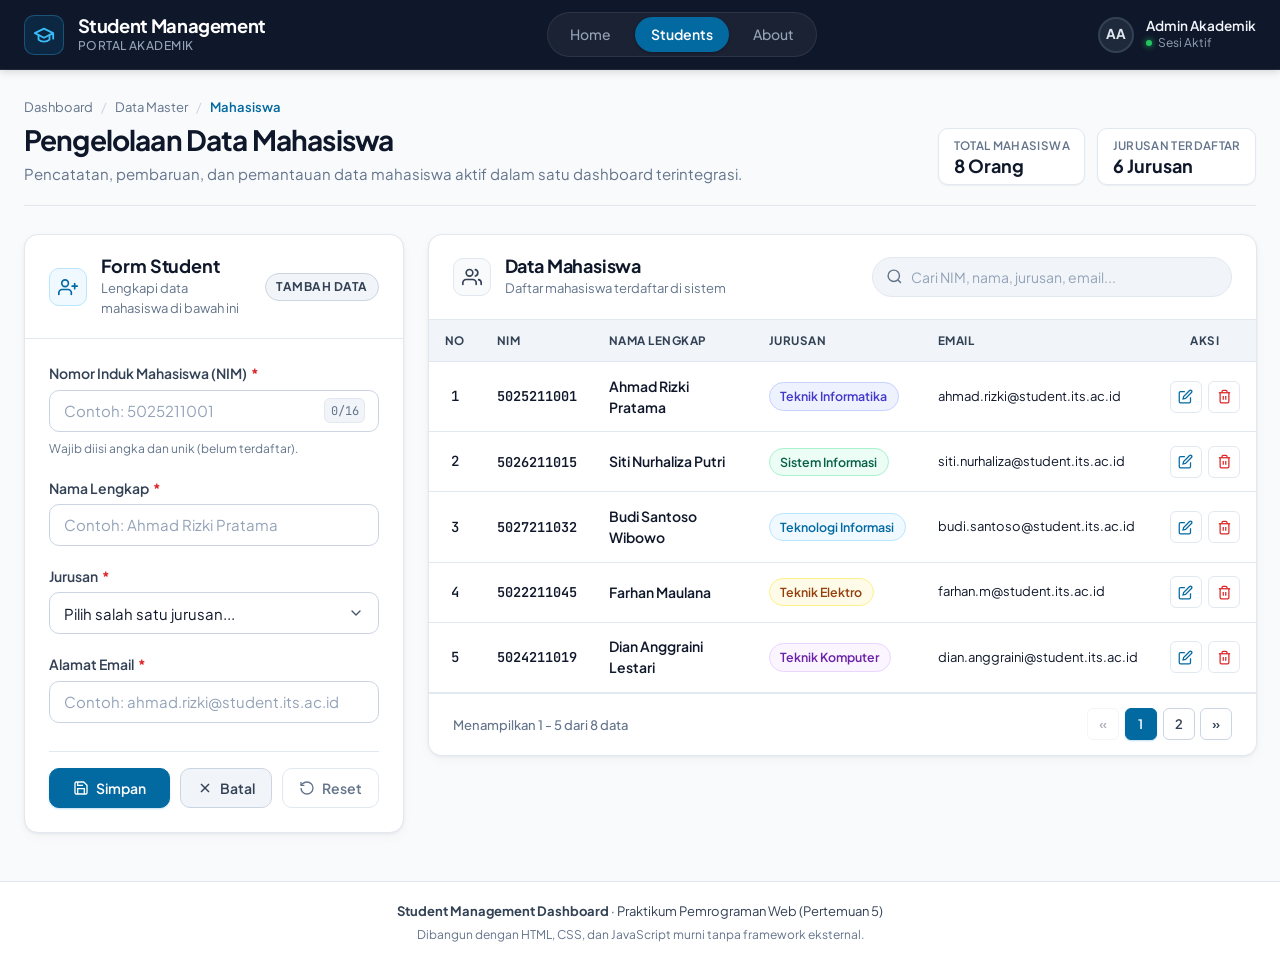
<file: P5/index.html>
<!DOCTYPE html>
<html lang="id">
<head>
  <meta charset="UTF-8" />
  <meta name="viewport" content="width=device-width, initial-scale=1.0" />
  <title>Student Management — Sistem Pengelolaan Data Mahasiswa</title>
  <meta name="description" content="Aplikasi dashboard pengelolaan data mahasiswa (CRUD) berbasis web dengan HTML, CSS, dan JavaScript murni tanpa framework." />
  
  <!-- Favicon SVG -->
  <link rel="icon" type="image/svg+xml" href="data:image/svg+xml,%3Csvg xmlns='http://www.w3.org/2000/svg' viewBox='0 0 24 24' fill='%230284c7'%3E%3Cpath d='M12 3L1 9L12 15L21 10.09V17H23V9M5 13.18V17.18C5 19.94 8.13 22 12 22C15.87 22 19 19.94 19 17.18V13.18L12 17.18L5 13.18Z'/%3E%3C/svg%3E" />

  <!-- Typography: Plus Jakarta Sans & JetBrains Mono -->
  <link rel="preconnect" href="https://fonts.googleapis.com" />
  <link rel="preconnect" href="https://fonts.gstatic.com" crossorigin />
  <link href="https://fonts.googleapis.com/css2?family=JetBrains+Mono:wght@400;500;600&family=Plus+Jakarta+Sans:wght@400;500;600;700&display=swap" rel="stylesheet" />

  <!-- Stylesheet -->
  <link rel="stylesheet" href="style.css" />
</head>
<body>
  <!-- ================= NAVBAR ================= -->
  <header class="navbar" role="banner">
    <div class="navbar-container">
      <div class="brand">
        <div class="brand-icon" aria-hidden="true">
          <svg viewBox="0 0 24 24" fill="none" stroke="currentColor" stroke-width="2" stroke-linecap="round" stroke-linejoin="round">
            <path d="M22 10v6M2 10l10-5 10 5-10 5z"></path>
            <path d="M6 12v5c3 3 9 3 12 0v-5"></path>
          </svg>
        </div>
        <div class="brand-text">
          <span class="brand-title">Student Management</span>
          <span class="brand-tag">Portal Akademik</span>
        </div>
      </div>

      <!-- FR-15: Menu Home, Students, About hanya tampilan dan tidak dapat diklik -->
      <nav class="nav-menu" aria-label="Navigasi Statis">
        <ul class="nav-list">
          <li class="nav-item">
            <span class="nav-link-static" tabindex="-1" aria-disabled="true">Home</span>
          </li>
          <li class="nav-item">
            <span class="nav-link-static active" tabindex="-1" aria-disabled="true" aria-current="page">Students</span>
          </li>
          <li class="nav-item">
            <span class="nav-link-static" tabindex="-1" aria-disabled="true">About</span>
          </li>
        </ul>
      </nav>

      <!-- Profil Pengguna -->
      <div class="navbar-profile">
        <div class="profile-avatar" aria-hidden="true">AA</div>
        <div class="profile-info">
          <span class="profile-name">Admin Akademik</span>
          <span class="profile-status">
            <span class="status-dot"></span> Sesi Aktif
          </span>
        </div>
      </div>
    </div>
  </header>

  <!-- ================= KONTEN UTAMA ================= -->
  <main class="main-content" id="mainContent">
    <div class="content-container">
      
      <!-- Page Header & Metrics Summary -->
      <section class="page-header" aria-labelledby="pageTitle">
        <div>
          <div class="breadcrumb">
            <span>Dashboard</span>
            <span class="breadcrumb-separator">/</span>
            <span>Data Master</span>
            <span class="breadcrumb-separator">/</span>
            <span class="breadcrumb-current">Mahasiswa</span>
          </div>
          <h1 id="pageTitle" class="page-title">Pengelolaan Data Mahasiswa</h1>
          <p class="page-subtitle">Pencatatan, pembaruan, dan pemantauan data mahasiswa aktif dalam satu dashboard terintegrasi.</p>
        </div>

        <div class="stats-summary" aria-label="Ringkasan Statistik">
          <div class="stat-pill">
            <span class="stat-label">Total Mahasiswa</span>
            <span class="stat-value" id="statTotalStudents">0</span>
          </div>
          <div class="stat-pill">
            <span class="stat-label">Jurusan Terdaftar</span>
            <span class="stat-value">6 Jurusan</span>
          </div>
        </div>
      </section>

      <!-- Grid 2 Kolom: Kartu Kiri (Form) dan Kartu Kanan (Data Mahasiswa) -->
      <div class="dashboard-grid">
        
        <!-- ================= KARTU KIRI: FORM STUDENT ================= -->
        <aside class="dashboard-column column-form" aria-label="Formulir Mahasiswa">
          <div class="card card-form">
            <div class="card-header">
              <div class="card-header-title">
                <div class="card-icon card-icon-primary" aria-hidden="true">
                  <svg viewBox="0 0 24 24" fill="none" stroke="currentColor" stroke-width="2" stroke-linecap="round" stroke-linejoin="round">
                    <path d="M16 21v-2a4 4 0 0 0-4-4H5a4 4 0 0 0-4 4v2"></path>
                    <circle cx="8.5" cy="7.5" r="4"></circle>
                    <line x1="20" y1="8" x2="20" y2="14"></line>
                    <line x1="23" y1="11" x2="17" y2="11"></line>
                  </svg>
                </div>
                <div>
                  <h2 class="card-title" id="formHeading">Form Student</h2>
                  <p class="card-description">Lengkapi data mahasiswa di bawah ini</p>
                </div>
              </div>
              <span class="mode-badge mode-add" id="formModeBadge">Tambah Data</span>
            </div>

            <!-- Banner info saat mode edit aktif -->
            <div class="edit-notification" id="editNotification" style="display: none;" role="status">
              <div class="edit-notification-content">
                <svg class="notification-icon" viewBox="0 0 24 24" fill="none" stroke="currentColor" stroke-width="2">
                  <circle cx="12" cy="12" r="10"></circle>
                  <line x1="12" y1="8" x2="12" y2="12"></line>
                  <line x1="12" y1="16" x2="12.01" y2="16"></line>
                </svg>
                <span>Sedang mengedit mahasiswa NIM: <strong id="editNimLabel">-</strong></span>
              </div>
              <button type="button" class="btn-link" id="btnBatalEditQuick" title="Batalkan edit">Batal</button>
            </div>

            <form id="formMahasiswa" novalidate autocomplete="off">
              <!-- Field NIM (FR-01) -->
              <div class="form-group" id="groupNim">
                <label for="inputNim" class="form-label">
                  Nomor Induk Mahasiswa (NIM) <span class="required-mark" aria-hidden="true">*</span>
                </label>
                <div class="input-wrapper">
                  <input
                    type="text"
                    id="inputNim"
                    name="nim"
                    class="form-control font-mono"
                    placeholder="Contoh: 5025211001"
                    inputmode="numeric"
                    maxlength="16"
                    aria-describedby="errorNim helperNim"
                    required
                  />
                  <span class="input-addon font-mono" id="nimLengthCounter">0/16</span>
                </div>
                <div class="form-error" id="errorNim" role="alert" aria-live="polite"></div>
                <div class="form-helper" id="helperNim">Wajib diisi angka dan unik (belum terdaftar).</div>
              </div>

              <!-- Field Nama Lengkap (FR-02) -->
              <div class="form-group" id="groupNama">
                <label for="inputNama" class="form-label">
                  Nama Lengkap <span class="required-mark" aria-hidden="true">*</span>
                </label>
                <input
                  type="text"
                  id="inputNama"
                  name="nama"
                  class="form-control"
                  placeholder="Contoh: Ahmad Rizki Pratama"
                  maxlength="70"
                  aria-describedby="errorNama"
                  required
                />
                <div class="form-error" id="errorNama" role="alert" aria-live="polite"></div>
              </div>

              <!-- Field Jurusan (FR-03) -->
              <div class="form-group" id="groupJurusan">
                <label for="selectJurusan" class="form-label">
                  Jurusan <span class="required-mark" aria-hidden="true">*</span>
                </label>
                <div class="select-wrapper">
                  <select
                    id="selectJurusan"
                    name="jurusan"
                    class="form-control form-select"
                    aria-describedby="errorJurusan"
                    required
                  >
                    <option value="" disabled selected>Pilih salah satu jurusan...</option>
                    <option value="Sistem Informasi">Sistem Informasi</option>
                    <option value="Teknologi Informasi">Teknologi Informasi</option>
                    <option value="Teknik Informatika">Teknik Informatika</option>
                    <option value="Teknik Elektro">Teknik Elektro</option>
                    <option value="Teknik Komputer">Teknik Komputer</option>
                    <option value="Teknik Biomedik">Teknik Biomedik</option>
                  </select>
                </div>
                <div class="form-error" id="errorJurusan" role="alert" aria-live="polite"></div>
              </div>

              <!-- Field Email (FR-04) -->
              <div class="form-group" id="groupEmail">
                <label for="inputEmail" class="form-label">
                  Alamat Email <span class="required-mark" aria-hidden="true">*</span>
                </label>
                <input
                  type="email"
                  id="inputEmail"
                  name="email"
                  class="form-control"
                  placeholder="Contoh: ahmad.rizki@student.its.ac.id"
                  maxlength="80"
                  aria-describedby="errorEmail"
                  required
                />
                <div class="form-error" id="errorEmail" role="alert" aria-live="polite"></div>
              </div>

              <!-- Tombol Form (FR-06, FR-07, FR-08, FR-10) -->
              <div class="form-actions">
                <button type="submit" id="btnSimpan" class="btn btn-primary">
                  <svg class="btn-icon" viewBox="0 0 24 24" fill="none" stroke="currentColor" stroke-width="2">
                    <path d="M19 21H5a2 2 0 0 1-2-2V5a2 2 0 0 1 2-2h11l5 5v11a2 2 0 0 1-2 2z"></path>
                    <polyline points="17 21 17 13 7 13 7 21"></polyline>
                    <polyline points="7 3 7 8 15 8"></polyline>
                  </svg>
                  <span id="textBtnSimpan">Simpan</span>
                </button>

                <button type="button" id="btnBatal" class="btn btn-secondary" title="Batalkan pengisian atau mode edit">
                  <svg class="btn-icon" viewBox="0 0 24 24" fill="none" stroke="currentColor" stroke-width="2">
                    <line x1="18" y1="6" x2="6" y2="18"></line>
                    <line x1="6" y1="6" x2="18" y2="18"></line>
                  </svg>
                  <span>Batal</span>
                </button>

                <button type="button" id="btnReset" class="btn btn-tertiary" title="Kosongkan seluruh isian dan pesan error">
                  <svg class="btn-icon" viewBox="0 0 24 24" fill="none" stroke="currentColor" stroke-width="2">
                    <path d="M3 12a9 9 0 1 0 9-9 9.75 9.75 0 0 0-6.74 2.74L3 8"></path>
                    <path d="M3 3v5h5"></path>
                  </svg>
                  <span>Reset</span>
                </button>
              </div>
            </form>
          </div>
        </aside>

        <!-- ================= KARTU KANAN: DATA MAHASISWA ================= -->
        <section class="dashboard-column column-table" aria-label="Tabel Data Mahasiswa">
          <div class="card card-table">
            <div class="card-header card-header-table">
              <div class="card-header-title">
                <div class="card-icon card-icon-secondary" aria-hidden="true">
                  <svg viewBox="0 0 24 24" fill="none" stroke="currentColor" stroke-width="2" stroke-linecap="round" stroke-linejoin="round">
                    <path d="M17 21v-2a4 4 0 0 0-4-4H5a4 4 0 0 0-4 4v2"></path>
                    <circle cx="9" cy="7" r="4"></circle>
                    <path d="M23 21v-2a4 4 0 0 0-3-3.87"></path>
                    <path d="M16 3.13a4 4 0 0 1 0 7.75"></path>
                  </svg>
                </div>
                <div>
                  <h2 class="card-title">Data Mahasiswa</h2>
                  <p class="card-description">Daftar mahasiswa terdaftar di sistem</p>
                </div>
              </div>

              <!-- FR-12: Kolom Pencarian Real-Time -->
              <div class="table-search-box">
                <div class="search-input-wrapper">
                  <svg class="search-icon" viewBox="0 0 24 24" fill="none" stroke="currentColor" stroke-width="2" aria-hidden="true">
                    <circle cx="11" cy="11" r="8"></circle>
                    <line x1="21" y1="21" x2="16.65" y2="16.65"></line>
                  </svg>
                  <input
                    type="search"
                    id="inputSearch"
                    class="form-control search-input"
                    placeholder="Cari NIM, nama, jurusan, email..."
                    aria-label="Cari data mahasiswa"
                    autocomplete="off"
                  />
                  <button type="button" id="btnClearSearch" class="btn-clear-search" style="display: none;" title="Hapus pencarian" aria-label="Hapus kata kunci pencarian">
                    &times;
                  </button>
                </div>
              </div>
            </div>

            <!-- Tabel Data (FR-09) -->
            <div class="table-responsive">
              <table class="data-table" id="tabelMahasiswa">
                <thead>
                  <tr>
                    <th scope="col" class="th-num">No</th>
                    <th scope="col" class="th-nim">NIM</th>
                    <th scope="col" class="th-nama">Nama Lengkap</th>
                    <th scope="col" class="th-jurusan">Jurusan</th>
                    <th scope="col" class="th-email">Email</th>
                    <th scope="col" class="th-aksi text-center">Aksi</th>
                  </tr>
                </thead>
                <tbody id="tableBody">
                  <!-- Data diisi oleh JavaScript -->
                </tbody>
              </table>

              <!-- Pesan Kosong / Tidak Ditemukan -->
              <div class="empty-state" id="emptyState" style="display: none;">
                <div class="empty-icon" aria-hidden="true">
                  <svg viewBox="0 0 24 24" fill="none" stroke="currentColor" stroke-width="1.5">
                    <circle cx="11" cy="11" r="8"></circle>
                    <line x1="21" y1="21" x2="16.65" y2="16.65"></line>
                    <line x1="8" y1="11" x2="14" y2="11"></line>
                  </svg>
                </div>
                <h3 class="empty-title" id="emptyTitle">Tidak ada data mahasiswa</h3>
                <p class="empty-description" id="emptyDesc">Gunakan formulir di sebelah kiri untuk menambahkan data mahasiswa baru.</p>
              </div>
            </div>

            <!-- Footer Tabel: Info Data & Pagination (FR-13) -->
            <div class="card-footer table-footer">
              <div class="footer-info">
                <span id="paginationInfo" class="pagination-info">Menampilkan 0 - 0 dari 0 data</span>
              </div>
              <nav class="pagination-nav" aria-label="Navigasi Halaman Data">
                <div class="pagination-controls" id="paginationControls">
                  <!-- Tombol pagination digenerate oleh JavaScript -->
                </div>
              </nav>
            </div>
          </div>
        </section>

      </div>
    </div>
  </main>

  <!-- ================= MODAL KONFIRMASI (FR-08 & FR-11) ================= -->
  <div class="modal-backdrop" id="modalKonfirmasi" role="dialog" aria-modal="true" aria-labelledby="modalTitle" aria-describedby="modalMessage" style="display: none;">
    <div class="modal-dialog">
      <div class="modal-content">
        <div class="modal-header">
          <div class="modal-icon-wrapper" id="modalIconWrapper">
            <svg class="modal-icon" id="modalIcon" viewBox="0 0 24 24" fill="none" stroke="currentColor" stroke-width="2">
              <circle cx="12" cy="12" r="10"></circle>
              <line x1="12" y1="8" x2="12" y2="12"></line>
              <line x1="12" y1="16" x2="12.01" y2="16"></line>
            </svg>
          </div>
          <h3 class="modal-title" id="modalTitle">Konfirmasi Tindakan</h3>
        </div>
        <div class="modal-body">
          <p id="modalMessage" class="modal-message">Apakah Anda yakin ingin melanjutkan tindakan ini?</p>
        </div>
        <div class="modal-footer">
          <button type="button" class="btn btn-secondary" id="modalBtnBatal">Batal</button>
          <button type="button" class="btn btn-danger" id="modalBtnKonfirmasi">Ya, Lanjutkan</button>
        </div>
      </div>
    </div>
  </div>

  <!-- ================= TOAST NOTIFICATION CONTAINER ================= -->
  <div class="toast-container" id="toastContainer" aria-live="polite" aria-atomic="true"></div>

  <!-- ================= FOOTER ================= -->
  <footer class="site-footer">
    <div class="footer-container">
      <p class="footer-text">
        <strong>Student Management Dashboard</strong> &middot; Praktikum Pemrograman Web (Pertemuan 5)
      </p>
      <p class="footer-muted">
        Dibangun dengan HTML, CSS, dan JavaScript murni tanpa framework eksternal.
      </p>
    </div>
  </footer>

  <!-- Logic JavaScript -->
  <script src="script.js"></script>
</body>
</html>
</file>
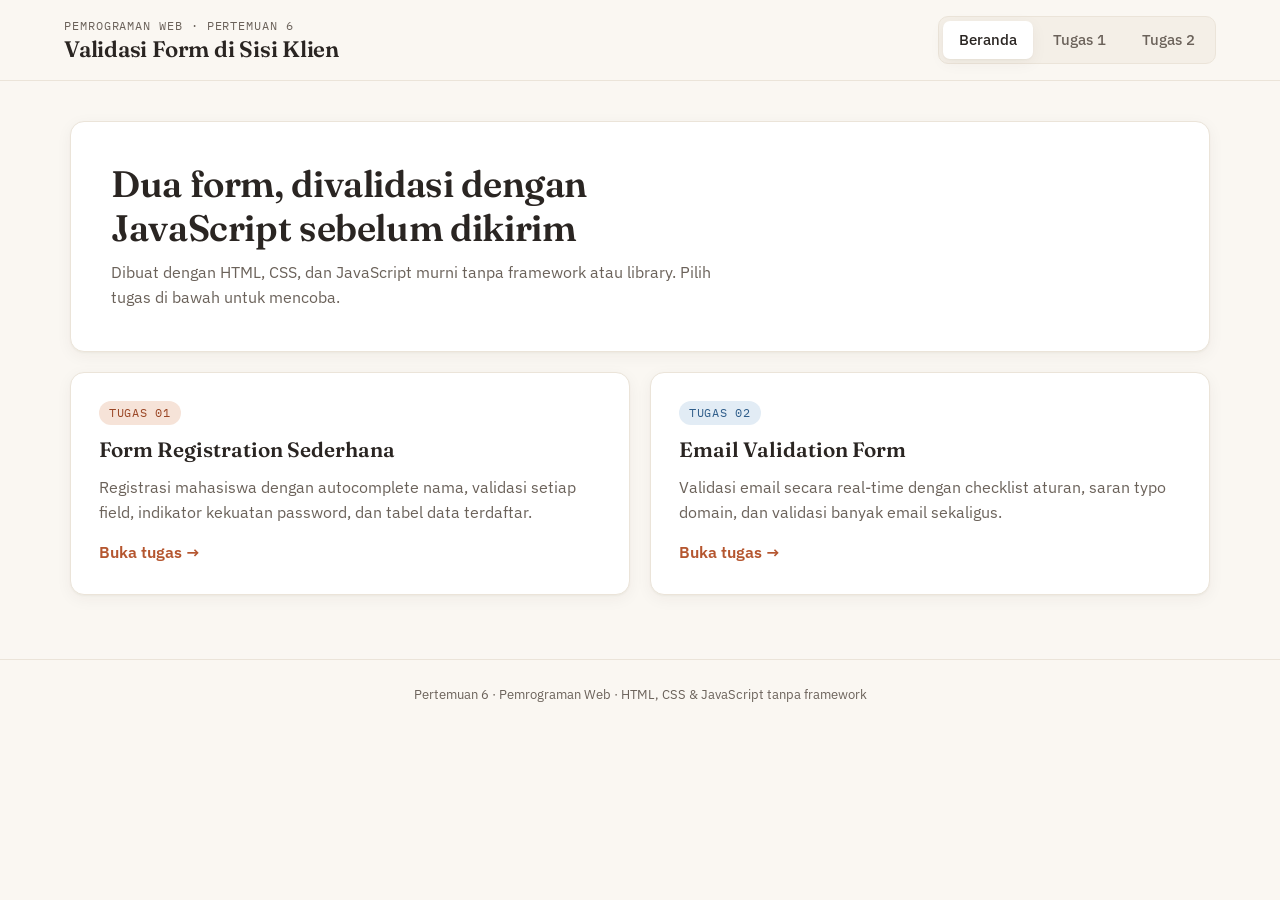
<file: P6/index.html>
<!doctype html>
<html lang="id">

<head>
  <meta charset="UTF-8" />
  <meta name="viewport" content="width=device-width, initial-scale=1.0" />
  <title>Pertemuan 6 — Form Registration &amp; Email Validation</title>
  <meta name="description"
    content="Tugas Pemrograman Web Pertemuan 6: form registrasi sederhana dan form validasi email menggunakan HTML, CSS, dan JavaScript murni tanpa framework." />
  <link rel="preconnect" href="https://fonts.googleapis.com" />
  <link rel="preconnect" href="https://fonts.gstatic.com" crossorigin />
  <link
    href="https://fonts.googleapis.com/css2?family=Fraunces:opsz,wght@9..144,500;9..144,600&family=IBM+Plex+Sans:wght@400;500;600&family=IBM+Plex+Mono:wght@400;500&display=swap"
    rel="stylesheet" />
  <link rel="stylesheet" href="style.css" />
</head>

<body>
  <header class="site-header">
    <div class="brand">
      <div>
        <p class="eyebrow">Pemrograman Web · Pertemuan 6</p>
        <h1>Validasi Form di Sisi Klien</h1>
      </div>
    </div>

    <nav class="nav" aria-label="Navigasi utama">
      <button class="nav-btn aktif" id="nav-beranda" data-target="beranda">Beranda</button>
      <button class="nav-btn" id="nav-tugas1" data-target="tugas1">Tugas 1</button>
      <button class="nav-btn" id="nav-tugas2" data-target="tugas2">Tugas 2</button>
    </nav>
  </header>

  <main>
    <!-- ================= BERANDA ================= -->
    <section id="beranda" class="halaman aktif" aria-labelledby="judul-beranda">
      <div class="hero card">
        <h2 id="judul-beranda">Dua form, divalidasi dengan JavaScript sebelum dikirim</h2>
        <p class="muted">
          Dibuat dengan HTML, CSS, dan JavaScript murni tanpa framework atau library. Pilih tugas
          di bawah untuk mencoba.
        </p>
      </div>

      <div class="menu-grid">
        <button class="menu-card card" id="menu-tugas1" data-target="tugas1">
          <span class="menu-num">Tugas 01</span>
          <b>Form Registration Sederhana</b>
          <span class="muted">
            Registrasi mahasiswa dengan autocomplete nama, validasi setiap field, indikator kekuatan
            password, dan tabel data terdaftar.
          </span>
          <span class="menu-cta">Buka tugas →</span>
        </button>

        <button class="menu-card card" id="menu-tugas2" data-target="tugas2">
          <span class="menu-num">Tugas 02</span>
          <b>Email Validation Form</b>
          <span class="muted">
            Validasi email secara real-time dengan checklist aturan, saran typo domain, dan validasi
            banyak email sekaligus.
          </span>
          <span class="menu-cta">Buka tugas →</span>
        </button>
      </div>
    </section>

    <!-- ================= TUGAS 1 ================= -->
    <section id="tugas1" class="halaman" aria-labelledby="judul-tugas1">
      <div class="section-head">
        <p class="eyebrow">Tugas 1</p>
        <h2 id="judul-tugas1">Form Registration Sederhana</h2>
        <p class="muted">
          Ketik beberapa huruf pada kolom nama untuk memunculkan rekomendasi. Semua field divalidasi
          dengan JavaScript sebelum data disimpan.
        </p>
      </div>

      <div class="layout-2">
        <form id="formRegistrasi" class="card form" novalidate>
          <div class="field autocomplete">
            <label for="regNama">Nama Lengkap</label>
            <input type="text" id="regNama" name="nama" placeholder="contoh: Andi Pratama" autocomplete="off" />
            <div id="rekomendasiNama" class="suggestions" role="listbox"></div>
            <small class="error" data-for="regNama"></small>
          </div>

          <div class="row-2">
            <div class="field">
              <label for="regNim">NRP / NIM</label>
              <input type="text" id="regNim" name="nim" placeholder="10 digit angka" inputmode="numeric"
                maxlength="10" />
              <small class="error" data-for="regNim"></small>
            </div>
            <div class="field">
              <label for="regProdi">Program Studi</label>
              <select id="regProdi" name="prodi">
                <option value="">-- Pilih program studi --</option>
                <option>Teknik Informatika</option>
                <option>Sistem Informasi</option>
                <option>Teknologi Informasi</option>
                <option>Rekayasa Perangkat Lunak</option>
                <option>Sains Data</option>
              </select>
              <small class="error" data-for="regProdi"></small>
            </div>
          </div>

          <div class="row-2">
            <div class="field">
              <label for="regEmail">Email</label>
              <input type="email" id="regEmail" name="email" placeholder="nama@student.its.ac.id"
                autocomplete="email" />
              <small class="error" data-for="regEmail"></small>
            </div>
            <div class="field">
              <label for="regHp">No. HP</label>
              <input type="tel" id="regHp" name="hp" placeholder="08xxxxxxxxxx" autocomplete="tel" />
              <small class="error" data-for="regHp"></small>
            </div>
          </div>

          <div class="row-2">
            <div class="field">
              <label for="regPassword">Password</label>
              <div class="input-wrap">
                <input type="password" id="regPassword" name="password" placeholder="min. 8 karakter"
                  autocomplete="new-password" />
                <button type="button" class="toggle-pass" id="togglePassword"
                  aria-label="Tampilkan password">Lihat</button>
              </div>
              <div class="strength" aria-hidden="true"><span id="strengthBar"></span></div>
              <small class="hint" id="strengthText">Gunakan huruf besar, kecil, angka &amp; simbol.</small>
              <small class="error" data-for="regPassword"></small>
            </div>
            <div class="field">
              <label for="regKonfirmasi">Konfirmasi Password</label>
              <input type="password" id="regKonfirmasi" name="konfirmasi" placeholder="ulangi password"
                autocomplete="new-password" />
              <small class="error" data-for="regKonfirmasi"></small>
            </div>
          </div>

          <div class="field">
            <span class="label">Jenis Kelamin</span>
            <div class="choice-group" id="regGender">
              <label class="chip"><input type="radio" name="gender" value="Laki-laki" id="genderL" />
                <span>Laki-laki</span></label>
              <label class="chip"><input type="radio" name="gender" value="Perempuan" id="genderP" />
                <span>Perempuan</span></label>
            </div>
            <small class="error" data-for="regGender"></small>
          </div>

          <div class="field">
            <label class="check">
              <input type="checkbox" id="regSetuju" name="setuju" />
              <span>Saya menyetujui syarat &amp; ketentuan yang berlaku.</span>
            </label>
            <small class="error" data-for="regSetuju"></small>
          </div>

          <div class="actions">
            <button type="reset" class="btn btn-ghost" id="btnResetRegistrasi">Reset</button>
            <button type="submit" class="btn btn-primary" id="btnSubmitRegistrasi">Daftar Sekarang</button>
          </div>

          <div id="hasilRegistrasi" class="alert" role="status" aria-live="polite"></div>
        </form>

        <aside class="card side">
          <h3>Data Terdaftar</h3>
          <p class="muted small">Data hanya tersimpan sementara di halaman ini.</p>
          <div id="daftarKosong" class="empty">Belum ada data registrasi.</div>
          <ul id="daftarRegistrasi" class="reg-list"></ul>
        </aside>
      </div>
    </section>

    <!-- ================= TUGAS 2 ================= -->
    <section id="tugas2" class="halaman" aria-labelledby="judul-tugas2">
      <div class="section-head">
        <p class="eyebrow">Tugas 2</p>
        <h2 id="judul-tugas2">Email Validation Form</h2>
        <p class="muted">
          Email dicek secara real-time menggunakan Regular Expression dan beberapa aturan tambahan.
        </p>
      </div>

      <div class="layout-2">
        <form id="formEmail" class="card form" novalidate>
          <div class="field">
            <label for="inputEmail">Alamat Email</label>
            <div class="input-wrap">
              <input type="email" id="inputEmail" placeholder="contoh: user@gmail.com" autocomplete="email" />
              <span class="status-icon" id="emailStatusIcon" aria-hidden="true"></span>
            </div>
            <small id="emailSaran" class="suggest"></small>
          </div>

          <ul class="rules" id="emailRules">
            <li data-rule="notEmpty">Email tidak boleh kosong</li>
            <li data-rule="noSpace">Tidak mengandung spasi</li>
            <li data-rule="oneAt">Memiliki tepat satu simbol <code>@</code></li>
            <li data-rule="local">Bagian sebelum <code>@</code> valid (huruf, angka, <code>. _ % + -</code>)</li>
            <li data-rule="dots">Tidak diawali/diakhiri titik &amp; tanpa titik ganda</li>
            <li data-rule="domain">Domain valid (contoh: <code>gmail.com</code>)</li>
            <li data-rule="tld">Ekstensi domain minimal 2 huruf</li>
          </ul>

          <div class="actions">
            <button type="button" class="btn btn-ghost" id="btnClearEmail">Bersihkan</button>
            <button type="submit" class="btn btn-primary" id="btnCekEmail">Validasi Email</button>
          </div>

          <div id="hasilEmail" class="alert" role="status" aria-live="polite"></div>

          <hr class="divider" />

          <div class="field">
            <label for="bulkEmail">Validasi Banyak Email</label>
            <textarea id="bulkEmail" rows="4"
              placeholder="Pisahkan dengan koma atau baris baru&#10;andi@gmail.com, budi@@mail, citra@its.ac.id"></textarea>
          </div>
          <div class="actions">
            <button type="button" class="btn btn-primary" id="btnCekBulk">Cek Semua</button>
          </div>
          <div id="hasilBulk" class="bulk-result"></div>
        </form>

        <aside class="card side">
          <h3>Riwayat Pengecekan</h3>
          <p class="muted small">Email yang sudah divalidasi lewat tombol <b>Validasi Email</b>.</p>
          <div class="stats">
            <div><span id="statValid">0</span><small>Valid</small></div>
            <div><span id="statInvalid">0</span><small>Tidak valid</small></div>
          </div>
          <div id="riwayatKosong" class="empty">Belum ada riwayat.</div>
          <ul id="riwayatEmail" class="history"></ul>
        </aside>
      </div>
    </section>
  </main>

  <footer class="site-footer">
    <p>Pertemuan 6 · Pemrograman Web · HTML, CSS &amp; JavaScript tanpa framework</p>
  </footer>

  <div id="toast" class="toast" role="status" aria-live="polite"></div>

  <script src="script.js"></script>
</body>

</html>
</file>
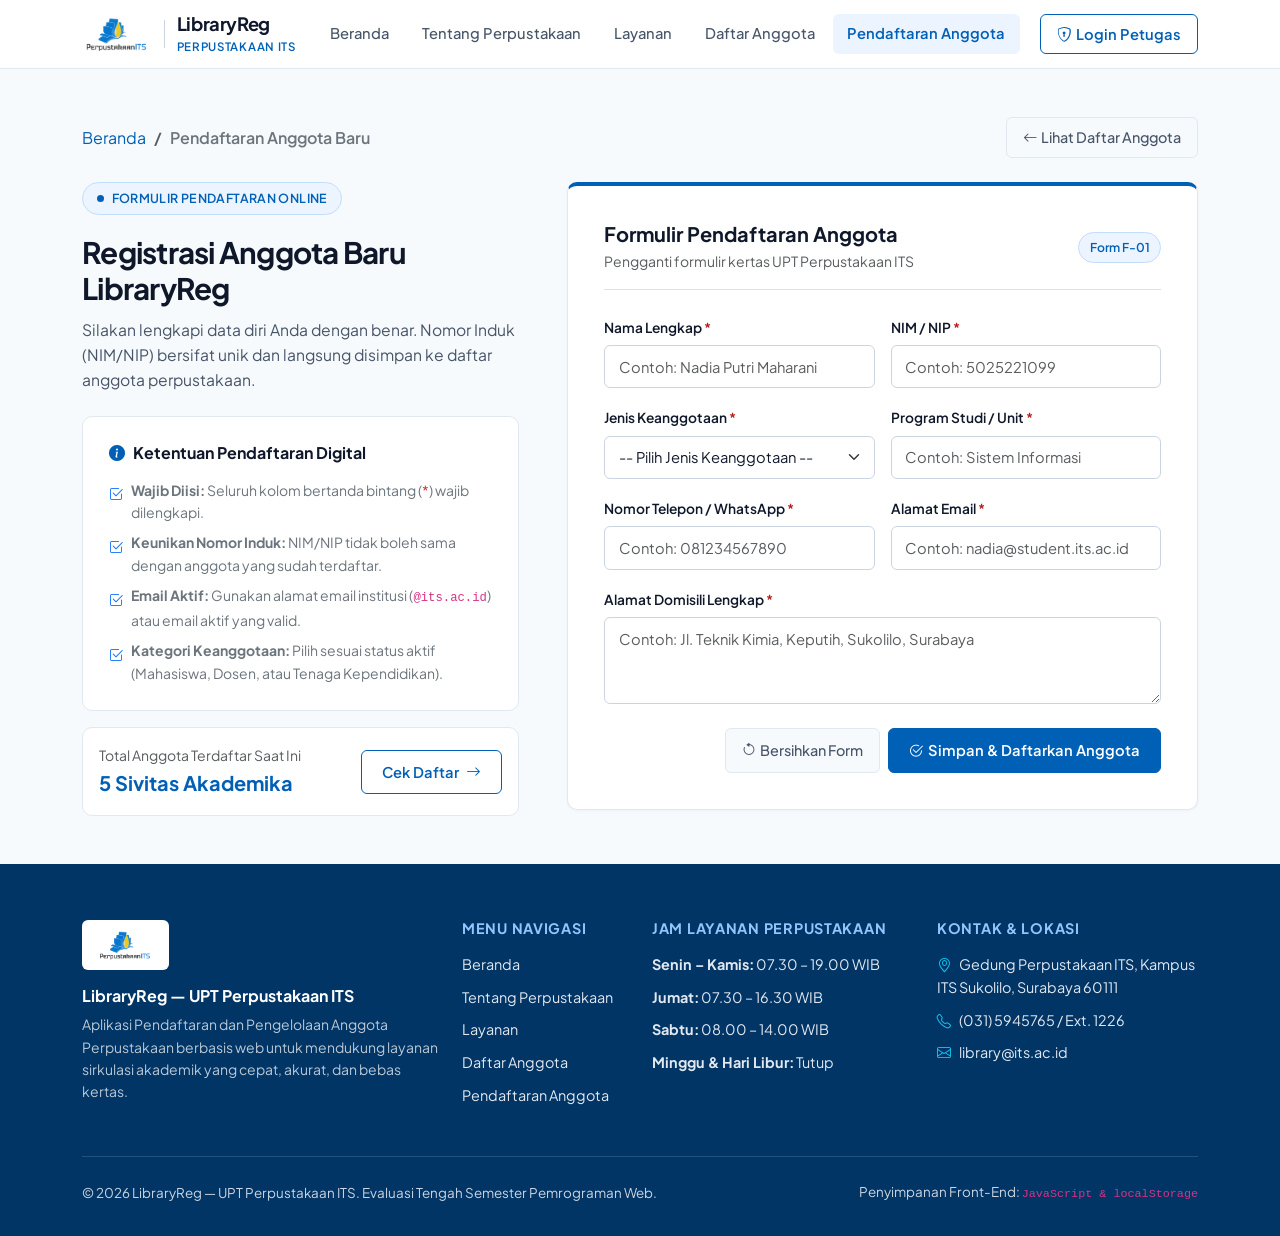
<file: ETS/pendaftaran.html>
<!DOCTYPE html>
<html lang="id">
<head>
    <meta charset="UTF-8">
    <meta name="viewport" content="width=device-width, initial-scale=1.0">
    <title>Pendaftaran Anggota Baru — LibraryReg Perpustakaan ITS</title>

    <!-- Google Fonts: Plus Jakarta Sans -->
    <link rel="preconnect" href="https://fonts.googleapis.com">
    <link rel="preconnect" href="https://fonts.gstatic.com" crossorigin>
    <link href="https://fonts.googleapis.com/css2?family=Plus+Jakarta+Sans:wght@400;500;600;700;800&display=swap" rel="stylesheet">

    <!-- Bootstrap 5.3 CSS -->
    <link href="https://cdn.jsdelivr.net/npm/bootstrap@5.3.3/dist/css/bootstrap.min.css" rel="stylesheet">

    <!-- Bootstrap Icons -->
    <link href="https://cdn.jsdelivr.net/npm/bootstrap-icons@1.11.3/font/bootstrap-icons.min.css" rel="stylesheet">

    <!-- Custom Minimalist Stylesheet (Zero Gradient, Blue & White) -->
    <link rel="stylesheet" href="style.css">
</head>
<body class="d-flex flex-column min-vh-100">

    <!-- ======================================================================
         HEADER & NAVBAR RESPONSIF
         ====================================================================== -->
    <header class="sticky-top">
        <nav class="navbar navbar-expand-lg navbar-library" id="mainNavbar">
            <div class="container">
                <!-- Logo & Nama Perpustakaan -->
                <a class="navbar-brand-wrapper" href="index.html#beranda">
                    <img src="Logo_1.png" alt="Logo Perpustakaan ITS" class="brand-logo">
                    <div class="brand-divider d-none d-sm-block"></div>
                    <div>
                        <span class="brand-title">LibraryReg</span>
                        <span class="brand-subtitle">Perpustakaan ITS</span>
                    </div>
                </a>

                <!-- Mobile Hamburger Toggle -->
                <button class="navbar-toggler border-0 shadow-none" type="button" data-bs-toggle="collapse" data-bs-target="#navbarContent" aria-controls="navbarContent" aria-expanded="false" aria-label="Toggle navigation">
                    <span class="navbar-toggler-icon"></span>
                </button>

                <!-- Menu Navigasi Terstruktur -->
                <div class="collapse navbar-collapse" id="navbarContent">
                    <ul class="navbar-nav mx-auto mb-2 mb-lg-0 gap-lg-1">
                        <li class="nav-item">
                            <a class="nav-link" href="index.html#beranda">Beranda</a>
                        </li>
                        <li class="nav-item">
                            <a class="nav-link" href="index.html#tentang">Tentang Perpustakaan</a>
                        </li>
                        <li class="nav-item">
                            <a class="nav-link" href="index.html#layanan">Layanan</a>
                        </li>
                        <li class="nav-item">
                            <a class="nav-link" href="index.html#daftar-anggota" id="navLinkDaftar">Daftar Anggota</a>
                        </li>
                        <li class="nav-item">
                            <a class="nav-link active" href="pendaftaran.html" aria-current="page">Pendaftaran Anggota</a>
                        </li>
                    </ul>

                    <!-- Login Petugas (Simulasi Antarmuka) -->
                    <div class="d-flex align-items-center gap-2 mt-2 mt-lg-0">
                        <div id="staffStatusIndicator" class="d-none align-items-center gap-2">
                            <span class="staff-badge-active">
                                <i class="bi bi-person-check-fill me-1"></i>Petugas (Admin)
                            </span>
                            <button type="button" class="btn btn-neutral-flat btn-sm" id="btnLogoutStaff" title="Keluar dari Mode Petugas">
                                <i class="bi bi-box-arrow-right me-1"></i>Keluar
                            </button>
                        </div>
                        <button type="button" class="btn btn-outline-flat btn-sm px-3 py-2" id="btnOpenLoginModal" data-bs-toggle="modal" data-bs-target="#modalLoginPetugas">
                            <i class="bi bi-shield-lock me-1"></i>Login Petugas
                        </button>
                    </div>
                </div>
            </div>
        </nav>
    </header>

    <!-- ======================================================================
         C. HALAMAN KHUSUS FORMULIR PENDAFTARAN ANGGOTA
         ====================================================================== -->
    <main class="flex-grow-1 section-bg-surface py-5">
        <div class="container">
            <!-- Navigasi Breadcrumb Ringkas -->
            <div class="d-flex flex-wrap align-items-center justify-content-between gap-2 mb-4">
                <nav aria-label="breadcrumb">
                    <ol class="breadcrumb mb-0 small">
                        <li class="breadcrumb-item">
                            <a href="index.html" class="text-decoration-none" style="color: var(--primary-blue);">Beranda</a>
                        </li>
                        <li class="breadcrumb-item active fw-semibold text-secondary" aria-current="page">
                            Pendaftaran Anggota Baru
                        </li>
                    </ol>
                </nav>
                <a href="index.html#daftar-anggota" class="btn btn-neutral-flat btn-sm">
                    <i class="bi bi-arrow-left me-1"></i>Lihat Daftar Anggota
                </a>
            </div>

            <div class="row g-4 g-lg-5 align-items-start">
                <!-- Kolom Kiri: Informasi & Ketentuan Pendaftaran -->
                <div class="col-lg-5">
                    <div class="section-tag">
                        <span class="section-tag-dot"></span>
                        Formulir Pendaftaran Online
                    </div>
                    <h1 class="section-heading">Registrasi Anggota Baru LibraryReg</h1>
                    <p class="section-subheading mb-4">
                        Silakan lengkapi data diri Anda dengan benar. Nomor Induk (NIM/NIP) bersifat unik dan langsung disimpan ke daftar anggota perpustakaan.
                    </p>

                    <div class="minimal-card mb-3">
                        <h2 class="h6 fw-bold mb-3">
                            <i class="bi bi-info-circle-fill me-2" style="color: var(--primary-blue);"></i>Ketentuan Pendaftaran Digital
                        </h2>
                        <ul class="list-unstyled mb-0 small text-secondary d-grid gap-2">
                            <li class="d-flex align-items-start gap-2">
                                <i class="bi bi-check2-square text-primary mt-1"></i>
                                <span><strong>Wajib Diisi:</strong> Seluruh kolom bertanda bintang (<span class="text-danger">*</span>) wajib dilengkapi.</span>
                            </li>
                            <li class="d-flex align-items-start gap-2">
                                <i class="bi bi-check2-square text-primary mt-1"></i>
                                <span><strong>Keunikan Nomor Induk:</strong> NIM/NIP tidak boleh sama dengan anggota yang sudah terdaftar.</span>
                            </li>
                            <li class="d-flex align-items-start gap-2">
                                <i class="bi bi-check2-square text-primary mt-1"></i>
                                <span><strong>Email Aktif:</strong> Gunakan alamat email institusi (<code>@its.ac.id</code>) atau email aktif yang valid.</span>
                            </li>
                            <li class="d-flex align-items-start gap-2">
                                <i class="bi bi-check2-square text-primary mt-1"></i>
                                <span><strong>Kategori Keanggotaan:</strong> Pilih sesuai status aktif (Mahasiswa, Dosen, atau Tenaga Kependidikan).</span>
                            </li>
                        </ul>
                    </div>

                    <div class="minimal-card py-3 px-3 d-flex align-items-center justify-content-between">
                        <div>
                            <div class="small text-muted">Total Anggota Terdaftar Saat Ini</div>
                            <div class="fs-5 fw-bold" style="color: var(--primary-blue);">
                                <span id="statRegisteredOnline">0</span> Sivitas Akademika
                            </div>
                        </div>
                        <a href="index.html#daftar-anggota" class="btn btn-outline-flat btn-sm">
                            Cek Daftar <i class="bi bi-arrow-right ms-1"></i>
                        </a>
                    </div>
                </div>

                <!-- Kolom Kanan: Formulir Digital -->
                <div class="col-lg-7">
                    <div class="form-panel">
                        <div class="d-flex align-items-center justify-content-between pb-3 mb-4 border-bottom">
                            <div>
                                <h2 class="h5 fw-bold mb-1">Formulir Pendaftaran Anggota</h2>
                                <p class="text-muted small mb-0">Pengganti formulir kertas UPT Perpustakaan ITS</p>
                            </div>
                            <span class="badge-role badge-mahasiswa">Form F-01</span>
                        </div>

                        <!-- Area Notifikasi Formulir -->
                        <div id="formAlertContainer" class="mb-3" aria-live="polite"></div>

                        <form id="registrationForm" novalidate>
                            <div class="row g-3">
                                <!-- Nama Lengkap -->
                                <div class="col-md-6">
                                    <label for="regNama" class="form-label">Nama Lengkap<span class="required-star">*</span></label>
                                    <input type="text" class="form-control" id="regNama" placeholder="Contoh: Nadia Putri Maharani" required>
                                    <div class="invalid-feedback" id="errRegNama">Nama lengkap wajib diisi (minimal 3 karakter).</div>
                                </div>

                                <!-- NIM / NIP -->
                                <div class="col-md-6">
                                    <label for="regNimNip" class="form-label">NIM / NIP<span class="required-star">*</span></label>
                                    <input type="text" class="form-control" id="regNimNip" placeholder="Contoh: 5025221099" required>
                                    <div class="invalid-feedback" id="errRegNimNip">NIM/NIP wajib diisi dan harus unik.</div>
                                </div>

                                <!-- Jenis Keanggotaan -->
                                <div class="col-md-6">
                                    <label for="regJenis" class="form-label">Jenis Keanggotaan<span class="required-star">*</span></label>
                                    <select class="form-select" id="regJenis" required>
                                        <option value="">-- Pilih Jenis Keanggotaan --</option>
                                        <option value="Mahasiswa">Mahasiswa</option>
                                        <option value="Dosen">Dosen</option>
                                        <option value="Tenaga Kependidikan">Tenaga Kependidikan</option>
                                    </select>
                                    <div class="invalid-feedback" id="errRegJenis">Pilih salah satu jenis keanggotaan.</div>
                                </div>

                                <!-- Program Studi -->
                                <div class="col-md-6">
                                    <label for="regProdi" class="form-label">Program Studi / Unit<span class="required-star">*</span></label>
                                    <input type="text" class="form-control" id="regProdi" placeholder="Contoh: Sistem Informasi" required>
                                    <div class="invalid-feedback" id="errRegProdi">Program studi atau unit kerja wajib diisi.</div>
                                </div>

                                <!-- Nomor Telepon -->
                                <div class="col-md-6">
                                    <label for="regTelepon" class="form-label">Nomor Telepon / WhatsApp<span class="required-star">*</span></label>
                                    <input type="tel" class="form-control" id="regTelepon" placeholder="Contoh: 081234567890" required>
                                    <div class="invalid-feedback" id="errRegTelepon">Nomor telepon wajib diisi (8–15 digit angka).</div>
                                </div>

                                <!-- Email -->
                                <div class="col-md-6">
                                    <label for="regEmail" class="form-label">Alamat Email<span class="required-star">*</span></label>
                                    <input type="email" class="form-control" id="regEmail" placeholder="Contoh: nadia@student.its.ac.id" required>
                                    <div class="invalid-feedback" id="errRegEmail">Masukkan format alamat email yang valid.</div>
                                </div>

                                <!-- Alamat -->
                                <div class="col-12">
                                    <label for="regAlamat" class="form-label">Alamat Domisili Lengkap<span class="required-star">*</span></label>
                                    <textarea class="form-control" id="regAlamat" rows="3" placeholder="Contoh: Jl. Teknik Kimia, Keputih, Sukolilo, Surabaya" required></textarea>
                                    <div class="invalid-feedback" id="errRegAlamat">Alamat lengkap wajib diisi.</div>
                                </div>

                                <!-- Tombol Submit & Reset -->
                                <div class="col-12 pt-2 d-flex flex-wrap gap-2 justify-content-end">
                                    <button type="reset" class="btn btn-neutral-flat" id="btnResetForm">
                                        <i class="bi bi-arrow-counterclockwise me-1"></i>Bersihkan Form
                                    </button>
                                    <button type="submit" class="btn btn-primary-flat">
                                        <i class="bi bi-check2-circle me-1"></i>Simpan &amp; Daftarkan Anggota
                                    </button>
                                </div>
                            </div>
                        </form>
                    </div>
                </div>
            </div>
        </div>
    </main>

    <!-- ======================================================================
         FOOTER (Kontak & Jam Layanan)
         ====================================================================== -->
    <footer class="footer-minimal mt-auto">
        <div class="container">
            <div class="row g-4">
                <div class="col-lg-4">
                    <div class="footer-logo-box">
                        <img src="Logo_1.png" alt="Logo Perpustakaan ITS" style="height: 36px;">
                    </div>
                    <h4 class="h6 fw-bold text-white mb-2">LibraryReg — UPT Perpustakaan ITS</h4>
                    <p class="small text-light opacity-75 mb-0">
                        Aplikasi Pendaftaran dan Pengelolaan Anggota Perpustakaan berbasis web untuk mendukung layanan sirkulasi akademik yang cepat, akurat, dan bebas kertas.
                    </p>
                </div>

                <div class="col-sm-6 col-lg-2">
                    <h5 class="footer-heading">Menu Navigasi</h5>
                    <ul class="footer-list">
                        <li><a href="index.html#beranda">Beranda</a></li>
                        <li><a href="index.html#tentang">Tentang Perpustakaan</a></li>
                        <li><a href="index.html#layanan">Layanan</a></li>
                        <li><a href="index.html#daftar-anggota">Daftar Anggota</a></li>
                        <li><a href="pendaftaran.html">Pendaftaran Anggota</a></li>
                    </ul>
                </div>

                <div class="col-sm-6 col-lg-3">
                    <h5 class="footer-heading">Jam Layanan Perpustakaan</h5>
                    <ul class="footer-list">
                        <li><strong>Senin – Kamis:</strong> 07.30 – 19.00 WIB</li>
                        <li><strong>Jumat:</strong> 07.30 – 16.30 WIB</li>
                        <li><strong>Sabtu:</strong> 08.00 – 14.00 WIB</li>
                        <li><strong>Minggu &amp; Hari Libur:</strong> Tutup</li>
                    </ul>
                </div>

                <div class="col-lg-3">
                    <h5 class="footer-heading">Kontak &amp; Lokasi</h5>
                    <ul class="footer-list">
                        <li><i class="bi bi-geo-alt me-2 text-info"></i>Gedung Perpustakaan ITS, Kampus ITS Sukolilo, Surabaya 60111</li>
                        <li><i class="bi bi-telephone me-2 text-info"></i>(031) 5945765 / Ext. 1226</li>
                        <li><i class="bi bi-envelope me-2 text-info"></i>library@its.ac.id</li>
                    </ul>
                </div>
            </div>

            <div class="footer-bottom d-flex flex-wrap justify-content-between align-items-center gap-2">
                <span>&copy; 2026 LibraryReg — UPT Perpustakaan ITS. Evaluasi Tengah Semester Pemrograman Web.</span>
                <span>Penyimpanan Front-End: <code>JavaScript &amp; localStorage</code></span>
            </div>
        </div>
    </footer>

    <!-- Modal Simulasi Login Petugas -->
    <div class="modal fade" id="modalLoginPetugas" tabindex="-1" aria-labelledby="modalLoginLabel" aria-hidden="true">
        <div class="modal-dialog modal-dialog-centered">
            <div class="modal-content border-0 shadow">
                <div class="modal-header border-bottom">
                    <h5 class="modal-title fw-bold" id="modalLoginLabel">
                        <i class="bi bi-shield-lock-fill me-2 text-primary"></i>Login Petugas Perpustakaan
                    </h5>
                    <button type="button" class="btn-close" data-bs-dismiss="modal" aria-label="Tutup"></button>
                </div>
                <form id="staffLoginForm" novalidate>
                    <div class="modal-body p-4">
                        <div class="alert-flat alert-flat-info mb-3">
                            <div>
                                <div class="fw-bold small">Simulasi Antarmuka Petugas (Admin)</div>
                                <div class="small">Gunakan akun demo: <code>petugas@its.ac.id</code> / Sandi: <code>admin123</code></div>
                            </div>
                        </div>
                        <div id="loginAlertContainer" class="mb-3"></div>
                        <div class="mb-3">
                            <label for="loginEmail" class="form-label">Email / ID Petugas</label>
                            <input type="text" class="form-control" id="loginEmail" value="petugas@its.ac.id" required>
                        </div>
                        <div class="mb-2">
                            <label for="loginPassword" class="form-label">Kata Sandi</label>
                            <input type="password" class="form-control" id="loginPassword" value="admin123" required>
                        </div>
                    </div>
                    <div class="modal-footer border-top">
                        <button type="button" class="btn btn-neutral-flat" data-bs-dismiss="modal">Tutup</button>
                        <button type="submit" class="btn btn-primary-flat">
                            <i class="bi bi-box-arrow-in-right me-1"></i>Masuk sebagai Petugas
                        </button>
                    </div>
                </form>
            </div>
        </div>
    </div>

    <!-- Bootstrap 5.3 Bundle JS -->
    <script src="https://cdn.jsdelivr.net/npm/bootstrap@5.3.3/dist/js/bootstrap.bundle.min.js"></script>
    <!-- Custom Application Logic -->
    <script src="script.js"></script>
</body>
</html>
</file>
<file: ETS/style.css>
/* ==========================================================================
   LibraryReg — Perpustakaan ITS
   Minimalist Flat UI Stylesheet (Blue & White Palette, Zero Gradients)
   ========================================================================== */

:root {
    /* Primary Blue & White Palette (Inspired by ITS Brand Identity) */
    --primary-blue: #0060B6;
    --primary-blue-hover: #004B8F;
    --primary-blue-dark: #003566;
    --accent-blue-soft: #EBF4FF;
    --accent-blue-border: #C2DDFB;
    --accent-gold: #E5A000; /* Subtle detail accent from Perpustakaan ITS logo */
    --accent-gold-soft: #FEF9E7;

    /* Neutral & Surface Colors */
    --bg-white: #FFFFFF;
    --bg-surface: #F7FAFC;
    --bg-surface-alt: #F0F5FA;
    --border-color: #E2E8F0;
    --border-strong: #CBD5E1;

    /* Typography Colors */
    --text-primary: #0F172A;
    --text-secondary: #475569;
    --text-muted: #64748B;

    /* Semantic Colors (Flat) */
    --success-bg: #ECFDF5;
    --success-text: #047857;
    --success-border: #A7F3D0;

    --danger-bg: #FEF2F2;
    --danger-text: #B91C1C;
    --danger-border: #FECACA;

    --warning-bg: #FFFBEB;
    --warning-text: #B45309;
    --warning-border: #FDE68A;

    /* Layout & Radius */
    --radius-sm: 6px;
    --radius-md: 10px;
    --radius-lg: 14px;
    --shadow-subtle: 0 1px 3px rgba(15, 23, 42, 0.04);
    --shadow-card: 0 4px 12px rgba(0, 96, 182, 0.05);
}

/* Base Reset & Typography */
* {
    box-sizing: border-box;
}

html {
    scroll-behavior: smooth;
    scroll-padding-top: 84px;
}

body {
    font-family: 'Plus Jakarta Sans', -apple-system, BlinkMacSystemFont, 'Segoe UI', Roboto, sans-serif;
    background-color: var(--bg-white);
    color: var(--text-primary);
    line-height: 1.6;
    -webkit-font-smoothing: antialiased;
}

/* ==========================================================================
   Navigation Bar
   ========================================================================== */
.navbar-library {
    background-color: var(--bg-white);
    border-bottom: 1px solid var(--border-color);
    padding-top: 0.75rem;
    padding-bottom: 0.75rem;
}

.navbar-brand-wrapper {
    display: flex;
    align-items: center;
    gap: 0.75rem;
    text-decoration: none;
}

.brand-logo {
    height: 42px;
    width: auto;
    object-fit: contain;
}

.brand-divider {
    width: 1px;
    height: 28px;
    background-color: var(--border-strong);
}

.brand-title {
    font-size: 1.15rem;
    font-weight: 700;
    color: var(--text-primary);
    letter-spacing: -0.02em;
    line-height: 1.2;
    margin: 0;
}

.brand-subtitle {
    font-size: 0.72rem;
    font-weight: 600;
    color: var(--primary-blue);
    text-transform: uppercase;
    letter-spacing: 0.06em;
    display: block;
}

.navbar-library .nav-link {
    color: var(--text-secondary);
    font-weight: 500;
    font-size: 0.92rem;
    padding: 0.5rem 0.9rem !important;
    border-radius: var(--radius-sm);
    transition: color 0.15s ease, background-color 0.15s ease;
}

.navbar-library .nav-link:hover {
    color: var(--primary-blue);
    background-color: var(--bg-surface);
}

.navbar-library .nav-link.active {
    color: var(--primary-blue);
    background-color: var(--accent-blue-soft);
    font-weight: 600;
}

/* ==========================================================================
   Buttons (Flat, Zero Gradient)
   ========================================================================== */
.btn-primary-flat {
    background-color: var(--primary-blue);
    color: var(--bg-white);
    border: 1px solid var(--primary-blue);
    font-weight: 600;
    font-size: 0.92rem;
    padding: 0.625rem 1.25rem;
    border-radius: var(--radius-sm);
    transition: background-color 0.15s ease, border-color 0.15s ease;
}

.btn-primary-flat:hover,
.btn-primary-flat:focus {
    background-color: var(--primary-blue-hover);
    border-color: var(--primary-blue-hover);
    color: var(--bg-white);
}

.btn-outline-flat {
    background-color: var(--bg-white);
    color: var(--primary-blue);
    border: 1px solid var(--primary-blue);
    font-weight: 600;
    font-size: 0.92rem;
    padding: 0.625rem 1.25rem;
    border-radius: var(--radius-sm);
    transition: background-color 0.15s ease, color 0.15s ease;
}

.btn-outline-flat:hover,
.btn-outline-flat:focus {
    background-color: var(--accent-blue-soft);
    color: var(--primary-blue-hover);
}

.btn-neutral-flat {
    background-color: var(--bg-surface);
    color: var(--text-secondary);
    border: 1px solid var(--border-color);
    font-weight: 500;
    font-size: 0.9rem;
    padding: 0.55rem 1rem;
    border-radius: var(--radius-sm);
    transition: background-color 0.15s ease, color 0.15s ease;
}

.btn-neutral-flat:hover {
    background-color: var(--border-color);
    color: var(--text-primary);
}

/* ==========================================================================
   Hero Section
   ========================================================================== */
.hero-section {
    background-color: var(--bg-white);
    padding: 4.5rem 0 4rem;
    border-bottom: 1px solid var(--border-color);
}

.section-tag {
    display: inline-flex;
    align-items: center;
    gap: 0.5rem;
    background-color: var(--accent-blue-soft);
    color: var(--primary-blue);
    border: 1px solid var(--accent-blue-border);
    padding: 0.35rem 0.85rem;
    border-radius: 50px;
    font-size: 0.78rem;
    font-weight: 600;
    letter-spacing: 0.03em;
    text-transform: uppercase;
    margin-bottom: 1.25rem;
}

.section-tag-dot {
    width: 7px;
    height: 7px;
    background-color: var(--primary-blue);
    border-radius: 50%;
    display: inline-block;
}

.hero-title {
    font-size: clamp(2rem, 3.6vw, 2.85rem);
    font-weight: 800;
    color: var(--text-primary);
    letter-spacing: -0.03em;
    line-height: 1.18;
    margin-bottom: 1.25rem;
}

.hero-title .text-accent-blue {
    color: var(--primary-blue);
}

.hero-desc {
    font-size: 1.05rem;
    color: var(--text-secondary);
    max-width: 560px;
    margin-bottom: 2rem;
}

/* Hero Minimalist Card Preview */
.hero-preview-panel {
    background-color: var(--bg-surface);
    border: 1px solid var(--border-color);
    border-radius: var(--radius-lg);
    padding: 1.75rem;
}

.member-card-preview {
    background-color: var(--bg-white);
    border: 1px solid var(--border-strong);
    border-top: 4px solid var(--primary-blue);
    border-radius: var(--radius-md);
    padding: 1.5rem;
    box-shadow: var(--shadow-card);
}

.hero-checklist {
    display: flex;
    flex-wrap: wrap;
    gap: 1.25rem;
    margin-top: 2rem;
    padding-top: 1.5rem;
    border-top: 1px solid var(--border-color);
}

.hero-checklist-item {
    display: flex;
    align-items: center;
    gap: 0.5rem;
    font-size: 0.88rem;
    font-weight: 500;
    color: var(--text-secondary);
}

.hero-checklist-item i {
    color: var(--primary-blue);
    font-size: 1rem;
}

/* ==========================================================================
   Statistics Section
   ========================================================================== */
.stats-bar {
    background-color: var(--primary-blue);
    color: var(--bg-white);
    padding: 2.75rem 0;
}

.stat-item {
    padding: 0.75rem 1rem;
    border-left: 2px solid rgba(255, 255, 255, 0.25);
}

.stat-number {
    font-size: 2.1rem;
    font-weight: 800;
    letter-spacing: -0.03em;
    line-height: 1.1;
    margin-bottom: 0.25rem;
    color: var(--bg-white);
}

.stat-label {
    font-size: 0.88rem;
    font-weight: 500;
    color: #DCEBFA;
    margin: 0;
}

/* ==========================================================================
   Section Layout & Cards
   ========================================================================== */
.section-block {
    padding: 4.5rem 0;
    border-bottom: 1px solid var(--border-color);
}

.section-bg-surface {
    background-color: var(--bg-surface);
}

.section-bg-white {
    background-color: var(--bg-white);
}

.section-heading {
    font-size: 1.85rem;
    font-weight: 700;
    color: var(--text-primary);
    letter-spacing: -0.025em;
    margin-bottom: 0.65rem;
}

.section-subheading {
    font-size: 0.98rem;
    color: var(--text-secondary);
    max-width: 620px;
}

.minimal-card {
    background-color: var(--bg-white);
    border: 1px solid var(--border-color);
    border-radius: var(--radius-md);
    padding: 1.65rem;
    height: 100%;
    transition: border-color 0.15s ease, transform 0.15s ease;
}

.minimal-card:hover {
    border-color: var(--primary-blue);
}

.minimal-card-accent-top {
    border-top: 3px solid var(--primary-blue);
}

.icon-box {
    width: 46px;
    height: 46px;
    border-radius: var(--radius-sm);
    background-color: var(--accent-blue-soft);
    color: var(--primary-blue);
    border: 1px solid var(--accent-blue-border);
    display: inline-flex;
    align-items: center;
    justify-content: center;
    font-size: 1.25rem;
    margin-bottom: 1.15rem;
}

.card-title-minimal {
    font-size: 1.1rem;
    font-weight: 700;
    color: var(--text-primary);
    margin-bottom: 0.5rem;
}

.card-text-minimal {
    font-size: 0.9rem;
    color: var(--text-secondary);
    margin-bottom: 0;
}

/* Facility List Items */
.facility-pill {
    display: flex;
    align-items: flex-start;
    gap: 0.9rem;
    background-color: var(--bg-white);
    border: 1px solid var(--border-color);
    border-radius: var(--radius-md);
    padding: 1.15rem 1.25rem;
    height: 100%;
}

.facility-pill-icon {
    width: 38px;
    height: 38px;
    flex-shrink: 0;
    border-radius: var(--radius-sm);
    background-color: var(--accent-blue-soft);
    color: var(--primary-blue);
    display: flex;
    align-items: center;
    justify-content: center;
    font-size: 1.05rem;
}

/* ==========================================================================
   Form Elements (Registration & Modals)
   ========================================================================== */
.form-panel {
    background-color: var(--bg-white);
    border: 1px solid var(--border-color);
    border-top: 4px solid var(--primary-blue);
    border-radius: var(--radius-md);
    padding: 2.25rem;
    box-shadow: var(--shadow-subtle);
}

.form-label {
    font-size: 0.86rem;
    font-weight: 600;
    color: var(--text-primary);
    margin-bottom: 0.4rem;
}

.required-star {
    color: var(--danger-text);
    margin-left: 2px;
}

.form-control,
.form-select {
    background-color: var(--bg-white);
    border: 1px solid var(--border-strong);
    border-radius: var(--radius-sm);
    padding: 0.6rem 0.85rem;
    font-size: 0.92rem;
    color: var(--text-primary);
    transition: border-color 0.15s ease, box-shadow 0.15s ease;
}

.form-control:focus,
.form-select:focus {
    border-color: var(--primary-blue);
    box-shadow: 0 0 0 3px rgba(0, 96, 182, 0.12);
    outline: none;
}

.form-control.is-invalid,
.form-select.is-invalid {
    border-color: var(--danger-text);
}

.invalid-feedback {
    font-size: 0.8rem;
    color: var(--danger-text);
    font-weight: 500;
}

/* ==========================================================================
   Member Management Table & Controls
   ========================================================================== */
.table-panel {
    background-color: var(--bg-white);
    border: 1px solid var(--border-color);
    border-radius: var(--radius-md);
    overflow: hidden;
}

.table-toolbar {
    padding: 1.25rem 1.5rem;
    background-color: var(--bg-surface);
    border-bottom: 1px solid var(--border-color);
}

.table-minimal {
    margin-bottom: 0;
}

.table-minimal thead th {
    background-color: var(--bg-surface-alt);
    color: var(--text-secondary);
    font-size: 0.78rem;
    font-weight: 700;
    text-transform: uppercase;
    letter-spacing: 0.05em;
    padding: 0.9rem 1.25rem;
    border-bottom: 1px solid var(--border-color);
    white-space: nowrap;
}

.table-minimal tbody td {
    padding: 1rem 1.25rem;
    vertical-align: middle;
    font-size: 0.9rem;
    color: var(--text-primary);
    border-bottom: 1px solid var(--border-color);
}

.table-minimal tbody tr:hover {
    background-color: var(--bg-surface);
}

/* Membership Badges */
.badge-role {
    display: inline-flex;
    align-items: center;
    gap: 0.35rem;
    padding: 0.3rem 0.65rem;
    font-size: 0.76rem;
    font-weight: 600;
    border-radius: 50px;
}

.badge-mahasiswa {
    background-color: var(--accent-blue-soft);
    color: var(--primary-blue);
    border: 1px solid var(--accent-blue-border);
}

.badge-dosen {
    background-color: var(--accent-gold-soft);
    color: #9A6700;
    border: 1px solid #F6D87A;
}

.badge-tendik {
    background-color: var(--success-bg);
    color: var(--success-text);
    border: 1px solid var(--success-border);
}

/* Action Buttons in Table */
.btn-action {
    width: 32px;
    height: 32px;
    padding: 0;
    display: inline-flex;
    align-items: center;
    justify-content: center;
    border-radius: var(--radius-sm);
    border: 1px solid var(--border-color);
    background-color: var(--bg-white);
    color: var(--text-secondary);
    transition: all 0.15s ease;
}

.btn-action:hover {
    border-color: var(--primary-blue);
    color: var(--primary-blue);
    background-color: var(--accent-blue-soft);
}

.btn-action-danger:hover {
    border-color: var(--danger-text);
    color: var(--danger-text);
    background-color: var(--danger-bg);
}

/* ==========================================================================
   Alerts / Notification Banner
   ========================================================================== */
.alert-flat {
    border-radius: var(--radius-sm);
    padding: 0.9rem 1.15rem;
    font-size: 0.9rem;
    font-weight: 500;
    display: flex;
    align-items: center;
    justify-content: space-between;
}

.alert-flat-success {
    background-color: var(--success-bg);
    color: var(--success-text);
    border: 1px solid var(--success-border);
}

.alert-flat-danger {
    background-color: var(--danger-bg);
    color: var(--danger-text);
    border: 1px solid var(--danger-border);
}

.alert-flat-info {
    background-color: var(--accent-blue-soft);
    color: var(--primary-blue-dark);
    border: 1px solid var(--accent-blue-border);
}

/* ==========================================================================
   Digital Member Card (Inside Detail Modal)
   ========================================================================== */
.digital-id-card {
    background-color: var(--bg-white);
    border: 1px solid var(--border-strong);
    border-top: 5px solid var(--primary-blue);
    border-radius: var(--radius-md);
    padding: 1.5rem;
}

.digital-id-header {
    display: flex;
    align-items: center;
    justify-content: space-between;
    padding-bottom: 1rem;
    margin-bottom: 1rem;
    border-bottom: 1px solid var(--border-color);
}

.digital-id-grid {
    display: grid;
    grid-template-columns: 120px 1fr;
    row-gap: 0.55rem;
    font-size: 0.88rem;
}

.digital-id-label {
    color: var(--text-muted);
    font-weight: 500;
}

.digital-id-value {
    color: var(--text-primary);
    font-weight: 600;
}

/* ==========================================================================
   Footer
   ========================================================================== */
.footer-minimal {
    background-color: var(--primary-blue-dark);
    color: var(--bg-white);
    padding: 3.5rem 0 2rem;
}

.footer-logo-box {
    background-color: var(--bg-white);
    display: inline-flex;
    align-items: center;
    padding: 0.45rem 0.85rem;
    border-radius: var(--radius-sm);
    margin-bottom: 1rem;
}

.footer-heading {
    font-size: 0.9rem;
    font-weight: 700;
    text-transform: uppercase;
    letter-spacing: 0.05em;
    color: #93C5FD;
    margin-bottom: 1rem;
}

.footer-list {
    list-style: none;
    padding: 0;
    margin: 0;
}

.footer-list li {
    margin-bottom: 0.6rem;
    font-size: 0.9rem;
    color: #E2E8F0;
}

.footer-list a {
    color: #E2E8F0;
    text-decoration: none;
    transition: color 0.15s ease;
}

.footer-list a:hover {
    color: #93C5FD;
}

.footer-bottom {
    margin-top: 2.5rem;
    padding-top: 1.5rem;
    border-top: 1px solid rgba(255, 255, 255, 0.14);
    font-size: 0.84rem;
    color: #CBD5E1;
}

/* Staff Status Pill in Navbar */
.staff-badge-active {
    background-color: var(--accent-blue-soft);
    color: var(--primary-blue);
    border: 1px solid var(--accent-blue-border);
    font-size: 0.8rem;
    font-weight: 600;
    padding: 0.35rem 0.75rem;
    border-radius: var(--radius-sm);
}

@media (max-width: 767.98px) {
    .hero-section {
        padding: 3rem 0;
    }
    .form-panel {
        padding: 1.5rem;
    }
    .stat-item {
        border-left: none;
        border-bottom: 1px solid rgba(255, 255, 255, 0.2);
        padding-bottom: 1rem;
        margin-bottom: 0.5rem;
    }
}
</file>
<file: P1/css/style.css>
/* ==========================================================================
   TABLE OF CONTENTS
   1. CSS Variables & Design Tokens (Pastel Dark Brown, Light Brown, Cream White)
   2. Reset & Base Typography
   3. Layout & Container
   4. Header & Navigation (Pastel Glassmorphism)
   5. Hero Section (Clean Minimal, No Role, No Stats)
   6. Section Header Utility
   7. About & Identity Section (NRP, ITS, Custom Text)
   8. Skillset Section (Figma, C, C++, Visual Meters)
   9. Footer
   10. Responsive Media Queries (Desktop, Tablet, Mobile)
   ========================================================================== */

@import url('https://fonts.googleapis.com/css2?family=Plus+Jakarta+Sans:wght@300;400;500;600;700;800&family=Fira+Code:wght@400;500;600&display=swap');

/* ==========================================================================
   1. CSS Variables & Design Tokens (Pastel Earth / Warm Brown & Cream)
   ========================================================================== */
:root {
  /* Default Light Theme - Soft Pastel Cream & Warm Browns (No Neon) */
  --bg-primary: #FAF7F2;          /* Warm soft linen / cream white */
  --bg-secondary: #F3ECE2;        /* Pastel warm beige / light sand */
  --bg-card: #FFFFFF;             /* Crisp clean white */
  --bg-card-hover: #FFFFFF;
  --bg-glass: rgba(250, 247, 242, 0.88);
  
  --border-subtle: #E8DED1;       /* Delicate pastel brown border */
  --border-hover: #A47E5B;        /* Muted warm caramel brown */

  /* Text Colors */
  --text-primary: #34251B;        /* Pastel Dark Brown - soft espresso */
  --text-secondary: #6B5545;      /* Medium warm brown */
  --text-muted: #958071;          /* Soft muted beige-brown */

  /* Accent Colors - Earthy Pastel Browns */
  --accent-primary: #8C6239;      /* Classic rich warm brown */
  --accent-primary-hover: #6F4B27;/* Deeper warm brown */
  --accent-light: #CBB49E;        /* Soft pastel light brown */
  --accent-warm: #D4BCA4;         /* Creamy warm sand */
  --accent-gradient: linear-gradient(135deg, #7A5331 0%, #A47E5B 50%, #BD9B79 100%);
  --accent-gradient-subtle: linear-gradient(135deg, rgba(164, 126, 91, 0.12), rgba(122, 83, 49, 0.08));
  --accent-glow: rgba(140, 98, 57, 0.15);

  --badge-bg: #EFE4D6;
  --badge-text: #634327;

  /* Typography */
  --font-main: 'Plus Jakarta Sans', system-ui, -apple-system, sans-serif;
  --font-mono: 'Fira Code', monospace;

  /* Shadows - Soft, Warm & Natural */
  --shadow-sm: 0 2px 10px rgba(78, 56, 39, 0.05);
  --shadow-md: 0 8px 25px rgba(78, 56, 39, 0.08);
  --shadow-lg: 0 16px 38px rgba(78, 56, 39, 0.12);

  /* Radii & Transitions */
  --radius-sm: 8px;
  --radius-md: 14px;
  --radius-lg: 22px;
  --radius-xl: 30px;
  --radius-full: 9999px;
  --transition: all 0.3s cubic-bezier(0.16, 1, 0.3, 1);
  --transition-fast: all 0.18s ease;

  /* Layout */
  --container-max: 1120px;
  --nav-height: 76px;
}

/* Dark Theme - Pastel Dark Espresso / Warm Cocoa Mode */
[data-theme="dark"] {
  --bg-primary: #1C1512;          /* Rich deep dark brown */
  --bg-secondary: #271E19;        /* Warm dark chocolate */
  --bg-card: #2D231D;             /* Card dark cocoa */
  --bg-card-hover: #362B23;
  --bg-glass: rgba(28, 21, 18, 0.9);

  --border-subtle: #41332A;
  --border-hover: #C4A482;

  --text-primary: #F7EFE8;        /* Soft warm cream */
  --text-secondary: #D2C0B2;      /* Light pastel camel */
  --text-muted: #9E8C7F;

  --accent-primary: #C4A482;      /* Light pastel brown */
  --accent-primary-hover: #D8BD9F;
  --accent-light: #5A4435;
  --accent-warm: #423227;
  --accent-gradient: linear-gradient(135deg, #D4BCA4 0%, #C4A482 50%, #A47E5B 100%);
  --accent-gradient-subtle: linear-gradient(135deg, rgba(196, 164, 130, 0.15), rgba(212, 188, 164, 0.08));
  --accent-glow: rgba(196, 164, 130, 0.2);

  --badge-bg: #3D2F26;
  --badge-text: #E5D5C6;

  --shadow-sm: 0 2px 10px rgba(0, 0, 0, 0.25);
  --shadow-md: 0 8px 25px rgba(0, 0, 0, 0.35);
  --shadow-lg: 0 16px 38px rgba(0, 0, 0, 0.45);
}

/* ==========================================================================
   2. Reset & Base Typography
   ========================================================================== */
*, *::before, *::after {
  box-sizing: border-box;
  margin: 0;
  padding: 0;
}

html {
  scroll-behavior: smooth;
  scroll-padding-top: calc(var(--nav-height) + 24px);
  font-size: 16px;
}

body {
  font-family: var(--font-main);
  background-color: var(--bg-primary);
  color: var(--text-primary);
  line-height: 1.7;
  letter-spacing: -0.01em;
  overflow-x: hidden;
  transition: background-color 0.35s ease, color 0.35s ease;
  min-height: 100vh;
}

/* Soft Ambient Background Elements */
body::before {
  content: '';
  position: fixed;
  top: -120px;
  right: -80px;
  width: 500px;
  height: 500px;
  background: radial-gradient(circle, rgba(196, 164, 130, 0.18) 0%, transparent 70%);
  z-index: -1;
  pointer-events: none;
  filter: blur(80px);
}

body::after {
  content: '';
  position: fixed;
  bottom: -150px;
  left: -100px;
  width: 550px;
  height: 550px;
  background: radial-gradient(circle, rgba(164, 126, 91, 0.14) 0%, transparent 70%);
  z-index: -1;
  pointer-events: none;
  filter: blur(90px);
}

a {
  color: inherit;
  text-decoration: none;
  transition: var(--transition-fast);
}

button {
  cursor: pointer;
  border: none;
  background: none;
  font-family: inherit;
  font-size: inherit;
}

img {
  max-width: 100%;
  height: auto;
  display: block;
}

ul, ol {
  list-style: none;
}

:focus-visible {
  outline: 2px solid var(--accent-primary);
  outline-offset: 3px;
  border-radius: var(--radius-sm);
}

/* ==========================================================================
   3. Layout & Container
   ========================================================================== */
.container {
  width: 100%;
  max-width: var(--container-max);
  margin: 0 auto;
  padding: 0 24px;
}

.section {
  padding: 96px 0;
  position: relative;
}

.section-alt {
  background-color: var(--bg-secondary);
  border-top: 1px solid var(--border-subtle);
  border-bottom: 1px solid var(--border-subtle);
}

/* Section Header */
.section-header {
  text-align: center;
  max-width: 680px;
  margin: 0 auto 56px;
}

.section-tag {
  display: inline-flex;
  align-items: center;
  gap: 8px;
  font-family: var(--font-mono);
  font-size: 0.8rem;
  font-weight: 600;
  color: var(--accent-primary);
  background: var(--accent-gradient-subtle);
  border: 1px solid var(--border-subtle);
  padding: 6px 16px;
  border-radius: var(--radius-full);
  text-transform: uppercase;
  letter-spacing: 0.08em;
  margin-bottom: 14px;
}

.section-title {
  font-size: clamp(1.85rem, 3.2vw, 2.4rem);
  font-weight: 800;
  line-height: 1.25;
  color: var(--text-primary);
  margin-bottom: 14px;
  letter-spacing: -0.02em;
}

.section-desc {
  font-size: 1.05rem;
  color: var(--text-secondary);
  line-height: 1.7;
}

/* Pastel Warm Gradient Text */
.gradient-text {
  background: var(--accent-gradient);
  -webkit-background-clip: text;
  -webkit-text-fill-color: transparent;
  display: inline-block;
}

/* Button Component System - Soft Pastel Warm Styling */
.btn {
  display: inline-flex;
  align-items: center;
  justify-content: center;
  gap: 10px;
  font-weight: 600;
  font-size: 0.95rem;
  padding: 13px 26px;
  border-radius: var(--radius-full);
  transition: var(--transition);
  position: relative;
  text-align: center;
  white-space: nowrap;
}

.btn-primary {
  background: var(--accent-primary);
  color: #FFFFFF !important;
  box-shadow: 0 4px 16px var(--accent-glow);
}

.btn-primary:hover {
  background: var(--accent-primary-hover);
  transform: translateY(-2px);
  box-shadow: 0 7px 22px rgba(111, 75, 39, 0.25);
}

.btn-secondary {
  background: var(--bg-card);
  color: var(--text-primary);
  border: 1px solid var(--border-subtle);
  box-shadow: var(--shadow-sm);
}

.btn-secondary:hover {
  border-color: var(--border-hover);
  color: var(--accent-primary);
  transform: translateY(-2px);
  box-shadow: var(--shadow-md);
}

.btn-outline {
  border: 1.5px solid var(--accent-primary);
  color: var(--accent-primary);
  background: transparent;
}

.btn-outline:hover {
  background: var(--accent-primary);
  color: #FFFFFF !important;
  transform: translateY(-2px);
}

.btn-sm {
  padding: 8px 18px;
  font-size: 0.85rem;
}

/* ==========================================================================
   4. Header & Navigation (Pastel Glassmorphism)
   ========================================================================== */
.site-header {
  position: fixed;
  top: 0;
  left: 0;
  right: 0;
  z-index: 1000;
  height: var(--nav-height);
  background: var(--bg-glass);
  backdrop-filter: blur(14px);
  -webkit-backdrop-filter: blur(14px);
  border-bottom: 1px solid var(--border-subtle);
  transition: var(--transition);
}

.site-header.scrolled {
  box-shadow: var(--shadow-sm);
  height: 68px;
}

.navbar {
  height: 100%;
  display: flex;
  align-items: center;
  justify-content: space-between;
}

.nav-actions {
  display: flex;
  align-items: center;
  gap: 14px;
  margin-left: auto;
}

.nav-menu {
  display: flex;
  align-items: center;
  gap: 32px;
}

.nav-link {
  font-size: 0.95rem;
  font-weight: 500;
  color: var(--text-secondary);
  position: relative;
  padding: 6px 0;
  transition: var(--transition-fast);
}

.nav-link:hover {
  color: var(--accent-primary);
}

.nav-link.active {
  color: var(--text-primary);
  font-weight: 700;
}

.nav-link.active::after {
  content: '';
  position: absolute;
  bottom: 0;
  left: 0;
  right: 0;
  height: 2.5px;
  background: var(--accent-primary);
  border-radius: var(--radius-full);
}

.nav-actions {
  display: flex;
  align-items: center;
  gap: 14px;
}

/* Theme Toggle Button */
.theme-toggle-btn {
  width: 40px;
  height: 40px;
  border-radius: var(--radius-full);
  background: var(--bg-card);
  border: 1px solid var(--border-subtle);
  color: var(--text-secondary);
  display: flex;
  align-items: center;
  justify-content: center;
  transition: var(--transition-fast);
  box-shadow: var(--shadow-sm);
}

.theme-toggle-btn:hover {
  border-color: var(--border-hover);
  color: var(--accent-primary);
  transform: rotate(15deg);
}

.theme-toggle-btn svg {
  width: 19px;
  height: 19px;
  fill: none;
  stroke: currentColor;
  stroke-width: 2;
  stroke-linecap: round;
  stroke-linejoin: round;
}

/* Icon visibility per theme */
.moon-icon { display: none; }
.sun-icon { display: block; }

[data-theme="dark"] .moon-icon { display: block; }
[data-theme="dark"] .sun-icon { display: none; }

/* Mobile Menu Toggle */
.mobile-toggle-btn {
  display: none;
  width: 40px;
  height: 40px;
  border-radius: var(--radius-md);
  border: 1px solid var(--border-subtle);
  background: var(--bg-card);
  color: var(--text-primary);
  align-items: center;
  justify-content: center;
  flex-direction: column;
  gap: 5px;
}

.mobile-toggle-btn span {
  display: block;
  width: 20px;
  height: 2px;
  background: currentColor;
  border-radius: 2px;
  transition: var(--transition-fast);
}

.mobile-toggle-btn.active span:nth-child(1) {
  transform: translateY(7px) rotate(45deg);
}
.mobile-toggle-btn.active span:nth-child(2) {
  opacity: 0;
}
.mobile-toggle-btn.active span:nth-child(3) {
  transform: translateY(-7px) rotate(-45deg);
}

/* ==========================================================================
   5. Hero Section (Clean Minimal, Role & Stats Removed)
   ========================================================================== */
.hero {
  padding-top: calc(var(--nav-height) + 50px);
  padding-bottom: 80px;
  min-height: 80vh;
  display: flex;
  align-items: center;
}

.hero-grid {
  display: grid;
  grid-template-columns: 1.25fr 0.85fr;
  gap: 56px;
  align-items: center;
}

.hero-badge {
  display: inline-flex;
  align-items: center;
  gap: 10px;
  padding: 7px 16px;
  background: var(--badge-bg);
  border: 1px solid var(--border-subtle);
  border-radius: var(--radius-full);
  font-size: 0.85rem;
  font-weight: 600;
  color: var(--badge-text);
  margin-bottom: 20px;
}

.badge-dot {
  width: 8px;
  height: 8px;
  background: var(--accent-primary);
  border-radius: 50%;
}

.hero-greeting {
  font-family: var(--font-mono);
  font-size: 1.05rem;
  font-weight: 600;
  color: var(--accent-primary);
  margin-bottom: 8px;
}

.hero-name {
  font-size: clamp(2.4rem, 5vw, 3.6rem);
  font-weight: 800;
  letter-spacing: -0.03em;
  line-height: 1.15;
  margin-bottom: 18px;
  color: var(--text-primary);
}

.hero-bio {
  font-size: 1.1rem;
  color: var(--text-secondary);
  line-height: 1.8;
  max-width: 580px;
  margin-bottom: 36px;
}

.hero-cta-group {
  display: flex;
  align-items: center;
  gap: 16px;
  flex-wrap: wrap;
}

/* Hero Visual & Profile Frame */
.hero-visual {
  position: relative;
  display: flex;
  justify-content: center;
  align-items: center;
}

.profile-card-wrapper {
  position: relative;
  width: 100%;
  max-width: 360px;
}

.profile-card-glow {
  position: absolute;
  inset: -12px;
  background: var(--accent-gradient-subtle);
  filter: blur(20px);
  border-radius: var(--radius-xl);
  z-index: 0;
}

.profile-frame {
  position: relative;
  z-index: 1;
  background: var(--bg-card);
  border: 2px solid var(--border-subtle);
  border-radius: var(--radius-xl);
  overflow: hidden;
  box-shadow: var(--shadow-lg);
  padding: 14px;
}

.profile-image-box {
  width: 100%;
  aspect-ratio: 1 / 1;
  border-radius: var(--radius-lg);
  overflow: hidden;
  position: relative;
  background: var(--bg-secondary);
}

.profile-image-box img {
  width: 100%;
  height: 100%;
  object-fit: cover;
  object-position: top center;
  transition: transform 0.5s ease;
}

.profile-frame:hover .profile-image-box img {
  transform: scale(1.03);
}

.profile-badge-floating {
  position: absolute;
  bottom: 24px;
  left: -18px;
  z-index: 2;
  background: var(--bg-card);
  border: 1px solid var(--border-hover);
  padding: 10px 16px;
  border-radius: var(--radius-md);
  box-shadow: var(--shadow-md);
  display: flex;
  align-items: center;
  gap: 10px;
}

.badge-icon-box {
  width: 34px;
  height: 34px;
  border-radius: var(--radius-sm);
  background: var(--accent-gradient-subtle);
  color: var(--accent-primary);
  display: flex;
  align-items: center;
  justify-content: center;
}

.badge-text-primary {
  font-size: 0.825rem;
  font-weight: 700;
  color: var(--text-primary);
}

.badge-text-sub {
  font-size: 0.75rem;
  color: var(--text-muted);
}

/* ==========================================================================
   7. About & Identity Section
   ========================================================================== */
.about-grid {
  display: grid;
  grid-template-columns: 1.15fr 0.85fr;
  gap: 40px;
  align-items: stretch;
}

.about-story-card, .about-info-card {
  background: var(--bg-card);
  border: 1px solid var(--border-subtle);
  border-radius: var(--radius-lg);
  padding: 36px;
  box-shadow: var(--shadow-sm);
  transition: var(--transition);
  display: flex;
  flex-direction: column;
}

.about-story-card:hover, .about-info-card:hover {
  border-color: var(--border-hover);
  transform: translateY(-3px);
  box-shadow: var(--shadow-md);
}

.about-card-title {
  font-size: 1.3rem;
  font-weight: 700;
  margin-bottom: 22px;
  display: flex;
  align-items: center;
  gap: 10px;
  color: var(--text-primary);
}

.about-story-text {
  font-size: 1.05rem;
  color: var(--text-secondary);
  line-height: 1.85;
  margin-bottom: 18px;
}

.about-story-text:last-of-type {
  margin-bottom: 0;
}

/* Identity List */
.identity-list {
  display: flex;
  flex-direction: column;
  gap: 14px;
  margin-top: 6px;
}

.identity-row {
  display: grid;
  grid-template-columns: 110px 1fr;
  align-items: center;
  padding: 13px 16px;
  border-radius: var(--radius-md);
  background: var(--bg-secondary);
  border: 1px solid var(--border-subtle);
  transition: var(--transition-fast);
}

.identity-row:hover {
  border-color: var(--border-hover);
  background: var(--accent-gradient-subtle);
}

.identity-label {
  font-size: 0.85rem;
  font-weight: 700;
  color: var(--text-muted);
  text-transform: uppercase;
  letter-spacing: 0.05em;
}

.identity-value {
  font-size: 0.98rem;
  font-weight: 600;
  color: var(--text-primary);
}

.identity-value a {
  color: var(--accent-primary);
}

.identity-value a:hover {
  text-decoration: underline;
}

/* ==========================================================================
   8. Skillset Section (Figma, C, C++, Visual Meters)
   ========================================================================== */
.skills-grid {
  display: grid;
  grid-template-columns: repeat(2, 1fr);
  gap: 24px;
}

.skill-card {
  background: var(--bg-card);
  border: 1px solid var(--border-subtle);
  border-radius: var(--radius-md);
  padding: 24px 26px;
  box-shadow: var(--shadow-sm);
  transition: var(--transition);
}

.skill-card:hover {
  border-color: var(--border-hover);
  transform: translateY(-3px);
  box-shadow: var(--shadow-md);
}

.skill-header {
  display: flex;
  justify-content: space-between;
  align-items: center;
  margin-bottom: 10px;
  gap: 12px;
}

.skill-name {
  font-size: 1.1rem;
  font-weight: 700;
  color: var(--text-primary);
}

.skill-level-badge {
  font-size: 0.75rem;
  font-weight: 600;
  padding: 4px 12px;
  border-radius: var(--radius-full);
  background: var(--badge-bg);
  color: var(--badge-text);
  border: 1px solid var(--border-subtle);
  letter-spacing: 0.02em;
  white-space: nowrap;
}

.skill-desc {
  font-size: 0.925rem;
  color: var(--text-secondary);
  line-height: 1.6;
}

/* ==========================================================================
   9. Footer
   ========================================================================== */
.site-footer {
  background: var(--bg-secondary);
  border-top: 1px solid var(--border-subtle);
  padding: 48px 0 28px;
}

.footer-content {
  display: flex;
  justify-content: space-between;
  align-items: center;
  flex-wrap: wrap;
  gap: 20px;
  margin-bottom: 24px;
  padding-bottom: 24px;
  border-bottom: 1px solid var(--border-subtle);
}

.footer-brand-title {
  font-size: 1.15rem;
  font-weight: 800;
  color: var(--text-primary);
}

.footer-brand-inst {
  font-size: 0.9rem;
  color: var(--text-muted);
  margin-top: 4px;
}

.footer-nav-links {
  display: flex;
  align-items: center;
  gap: 24px;
}

.footer-link {
  font-size: 0.925rem;
  font-weight: 500;
  color: var(--text-secondary);
}

.footer-link:hover {
  color: var(--accent-primary);
}

.footer-bottom {
  display: flex;
  justify-content: space-between;
  align-items: center;
  flex-wrap: wrap;
  gap: 14px;
  font-size: 0.85rem;
  color: var(--text-muted);
}

.back-to-top-btn {
  display: inline-flex;
  align-items: center;
  gap: 6px;
  color: var(--text-secondary);
  font-weight: 600;
}

.back-to-top-btn:hover {
  color: var(--accent-primary);
  transform: translateY(-2px);
}

/* ==========================================================================
   10. Responsive Media Queries
   ========================================================================== */

/* TABLET (768px - 1023px) */
@media (max-width: 1023px) {
  .hero-grid {
    grid-template-columns: 1fr;
    text-align: center;
    gap: 40px;
  }

  .hero-badge, .hero-cta-group {
    justify-content: center;
  }

  .hero-bio {
    margin-left: auto;
    margin-right: auto;
  }

  .about-grid {
    grid-template-columns: 1fr;
  }

  .skills-grid {
    grid-template-columns: 1fr;
  }
}

/* MOBILE (< 768px) */
@media (max-width: 767px) {
  .section {
    padding: 68px 0;
  }

  .mobile-toggle-btn {
    display: flex;
  }

  .nav-menu {
    position: fixed;
    top: var(--nav-height);
    left: 0;
    right: 0;
    background: var(--bg-card);
    border-bottom: 1px solid var(--border-subtle);
    padding: 24px;
    flex-direction: column;
    align-items: flex-start;
    gap: 18px;
    transform: translateY(-120%);
    opacity: 0;
    pointer-events: none;
    transition: var(--transition);
    box-shadow: var(--shadow-lg);
  }

  .nav-menu.open {
    transform: translateY(0);
    opacity: 1;
    pointer-events: auto;
  }

  .nav-link {
    font-size: 1.05rem;
    width: 100%;
    padding: 8px 0;
  }

  .nav-actions .btn-sm {
    display: none;
  }

  .identity-row {
    grid-template-columns: 1fr;
    gap: 4px;
  }

  .footer-content, .footer-bottom {
    flex-direction: column;
    text-align: center;
    align-items: center;
  }

  .footer-nav-links {
    flex-wrap: wrap;
    justify-content: center;
  }
}
</file>
<file: P6/style.css>
/* =========================================================
   Design tokens
   Palet: kertas hangat (warm off-white) + aksen pastel.
   Setiap warna punya fungsi; tidak ada warna dekoratif.
   ========================================================= */
:root {
  /* Surface */
  --color-surface-page: #faf7f2;        /* latar halaman, kertas hangat */
  --color-surface-card: #ffffff;        /* kartu & form */
  --color-surface-sunken: #f4efe7;      /* area di dalam kartu (checklist, list) */
  --color-surface-input: #fffdfa;

  /* Text */
  --color-text-primary: #2a2522;
  --color-text-secondary: #6b625a;
  --color-text-placeholder: #a89e93;

  /* Border */
  --color-border-subtle: #ebe4d9;
  --color-border-default: #ddd4c6;
  --color-border-focus: #b5562f;

  /* Action (tombol utama, tab aktif, fokus) — terracotta */
  --color-action-primary: #b5562f;
  --color-action-primary-hover: #9a4625;
  --color-action-primary-text: #ffffff;
  --color-action-primary-soft: #f6e3d8; /* pastel peach: state terpilih */

  /* Link / info — pastel biru */
  --color-link: #2f5d8a;
  --color-feedback-info-bg: #e2ecf5;

  /* Feedback */
  --color-feedback-success: #3d7a4f;
  --color-feedback-success-bg: #e1efe3;   /* pastel sage */
  --color-feedback-success-border: #b9d8c0;

  --color-feedback-error: #a8402f;
  --color-feedback-error-bg: #f8e1dc;     /* pastel rose */
  --color-feedback-error-border: #ebbdb3;

  --color-feedback-warning: #8a6414;
  --color-feedback-warning-bg: #fbf0cf;   /* pastel butter */

  /* Highlight (teks yang cocok di autocomplete) */
  --color-highlight-bg: #fbe9a9;

  /* Password strength (dari lemah ke kuat) */
  --color-strength-1: var(--color-feedback-error);
  --color-strength-2: #c4733a;
  --color-strength-3: #c49a2c;
  --color-strength-4: #6e9a52;
  --color-strength-5: var(--color-feedback-success);

  /* Type */
  --font-display: "Fraunces", Georgia, serif;
  --font-body: "IBM Plex Sans", "Segoe UI", sans-serif;
  --font-mono: "IBM Plex Mono", Consolas, monospace;

  /* Shape */
  --radius: 14px;
  --radius-sm: 8px;
  --shadow-card: 0 1px 2px rgb(60 40 20 / 0.04), 0 4px 16px rgb(60 40 20 / 0.05);
  --shadow-raised: 0 2px 4px rgb(60 40 20 / 0.06), 0 12px 28px rgb(60 40 20 / 0.09);
  --ease: cubic-bezier(0.22, 1, 0.36, 1);
}

* {
  box-sizing: border-box;
  margin: 0;
  padding: 0;
}

body {
  font-family: var(--font-body);
  background: var(--color-surface-page);
  color: var(--color-text-primary);
  min-height: 100vh;
  line-height: 1.6;
  -webkit-font-smoothing: antialiased;
}

h1,
h2,
h3 {
  font-family: var(--font-display);
  font-weight: 600;
  letter-spacing: -0.01em;
  line-height: 1.2;
}

button {
  font: inherit;
  color: inherit;
  cursor: pointer;
}

code {
  font-family: var(--font-mono);
  background: var(--color-surface-card);
  border: 1px solid var(--color-border-subtle);
  padding: 0 5px;
  border-radius: 4px;
  font-size: 0.85em;
}

:focus-visible {
  outline: 2px solid var(--color-border-focus);
  outline-offset: 2px;
}

/* ---------- Header ---------- */
.site-header {
  position: sticky;
  top: 0;
  z-index: 10;
  display: flex;
  align-items: center;
  justify-content: space-between;
  gap: 20px;
  flex-wrap: wrap;
  padding: 16px clamp(16px, 5vw, 64px);
  background: rgb(250 247 242 / 0.92);
  backdrop-filter: blur(8px);
  border-bottom: 1px solid var(--color-border-subtle);
}

.brand {
  display: flex;
  align-items: center;
  gap: 14px;
}

.brand-badge {
  display: grid;
  place-items: center;
  width: 44px;
  height: 44px;
  border-radius: 10px;
  background: var(--color-action-primary);
  color: var(--color-action-primary-text);
  font-family: var(--font-display);
  font-weight: 600;
  font-size: 1.05rem;
}

.site-header h1 {
  font-size: clamp(1.15rem, 2.2vw, 1.4rem);
}

.eyebrow {
  font-family: var(--font-mono);
  font-size: 0.72rem;
  letter-spacing: 0.08em;
  text-transform: uppercase;
  color: var(--color-text-secondary);
}

.nav {
  display: flex;
  gap: 4px;
  padding: 4px;
  background: var(--color-surface-sunken);
  border: 1px solid var(--color-border-subtle);
  border-radius: 10px;
}

.nav-btn {
  border: 0;
  background: transparent;
  padding: 7px 16px;
  border-radius: 7px;
  font-weight: 500;
  font-size: 0.92rem;
  color: var(--color-text-secondary);
  transition: color 0.2s, background 0.2s, box-shadow 0.2s;
}
.nav-btn:hover { color: var(--color-text-primary); }
.nav-btn.aktif {
  color: var(--color-text-primary);
  background: var(--color-surface-card);
  box-shadow: var(--shadow-card);
}

/* ---------- Layout ---------- */
main {
  width: min(1140px, 100% - 32px);
  margin: 40px auto 64px;
}

.halaman { display: none; }
.halaman.aktif {
  display: block;
  animation: fadeUp 0.4s var(--ease);
}

@keyframes fadeUp {
  from { opacity: 0; transform: translateY(10px); }
  to { opacity: 1; transform: none; }
}

.card {
  background: var(--color-surface-card);
  border: 1px solid var(--color-border-subtle);
  border-radius: var(--radius);
  box-shadow: var(--shadow-card);
}

.muted { color: var(--color-text-secondary); }
.small { font-size: 0.85rem; }

.hero { padding: 40px; margin-bottom: 20px; }
.hero h2 { font-size: clamp(1.6rem, 3.4vw, 2.3rem); margin-bottom: 10px; max-width: 22ch; }
.hero p { max-width: 60ch; }

.menu-grid {
  display: grid;
  grid-template-columns: repeat(auto-fit, minmax(300px, 1fr));
  gap: 20px;
}

.menu-card {
  display: flex;
  flex-direction: column;
  gap: 8px;
  text-align: left;
  padding: 28px;
  transition: transform 0.3s var(--ease), box-shadow 0.3s, border-color 0.3s;
}
.menu-card:hover {
  transform: translateY(-3px);
  box-shadow: var(--shadow-raised);
  border-color: var(--color-border-default);
}
.menu-card b {
  font-family: var(--font-display);
  font-weight: 600;
  font-size: 1.3rem;
}
.menu-num {
  align-self: flex-start;
  font-family: var(--font-mono);
  font-size: 0.72rem;
  letter-spacing: 0.06em;
  text-transform: uppercase;
  padding: 3px 10px;
  border-radius: 999px;
  background: var(--color-action-primary-soft);
  color: var(--color-action-primary-hover);
}
#menu-tugas2 .menu-num {
  background: var(--color-feedback-info-bg);
  color: var(--color-link);
}
.menu-cta {
  margin-top: 6px;
  font-weight: 600;
  color: var(--color-action-primary);
  transition: transform 0.3s var(--ease);
}
.menu-card:hover .menu-cta { transform: translateX(4px); }

.section-head { margin-bottom: 24px; max-width: 65ch; }
.section-head h2 { font-size: clamp(1.5rem, 3vw, 2rem); margin: 6px 0; }

.layout-2 {
  display: grid;
  grid-template-columns: minmax(0, 1.6fr) minmax(0, 1fr);
  gap: 20px;
  align-items: start;
}

/* ---------- Form ---------- */
.form { padding: 30px; display: flex; flex-direction: column; gap: 18px; }

.row-2 {
  display: grid;
  grid-template-columns: 1fr 1fr;
  gap: 16px;
}

.field { display: flex; flex-direction: column; gap: 6px; position: relative; }

.field label,
.field .label {
  font-size: 0.86rem;
  font-weight: 600;
}

input[type="text"],
input[type="email"],
input[type="tel"],
input[type="password"],
select,
textarea {
  width: 100%;
  padding: 11px 13px;
  background: var(--color-surface-input);
  border: 1px solid var(--color-border-default);
  border-radius: var(--radius-sm);
  color: var(--color-text-primary);
  font: inherit;
  font-size: 0.95rem;
  transition: border-color 0.2s, box-shadow 0.2s;
}
textarea { resize: vertical; }

input::placeholder,
textarea::placeholder { color: var(--color-text-placeholder); }

input:focus,
select:focus,
textarea:focus {
  outline: none;
  border-color: var(--color-border-focus);
  box-shadow: 0 0 0 3px var(--color-action-primary-soft);
}

.field.invalid input,
.field.invalid select,
.input-wrap.invalid input {
  border-color: var(--color-feedback-error);
  background: #fffaf9;
}
.field.invalid input:focus,
.input-wrap.invalid input:focus {
  box-shadow: 0 0 0 3px var(--color-feedback-error-bg);
}
.field.valid input,
.field.valid select,
.input-wrap.valid input {
  border-color: var(--color-feedback-success-border);
}
.field.invalid .choice-group .chip { border-color: var(--color-feedback-error-border); }

.error {
  color: var(--color-feedback-error);
  font-size: 0.8rem;
}
.error:empty { display: none; }

.hint { font-size: 0.8rem; color: var(--color-text-secondary); }

.input-wrap { position: relative; }
.input-wrap input { padding-right: 64px; }
#inputEmail { padding-right: 104px; }

.toggle-pass {
  position: absolute;
  right: 6px;
  top: 50%;
  translate: 0 -50%;
  border: 0;
  background: transparent;
  padding: 5px 9px;
  border-radius: 6px;
  font-size: 0.78rem;
  font-weight: 600;
  color: var(--color-link);
}
.toggle-pass:hover { background: var(--color-feedback-info-bg); }

.strength {
  height: 5px;
  background: var(--color-surface-sunken);
  border-radius: 999px;
  overflow: hidden;
}
.strength span {
  display: block;
  height: 100%;
  width: 0;
  border-radius: inherit;
  transition: width 0.4s var(--ease), background 0.4s;
}

/* Autocomplete */
.suggestions {
  position: absolute;
  top: 74px;
  left: 0;
  right: 0;
  z-index: 5;
  background: var(--color-surface-card);
  border: 1px solid var(--color-border-default);
  border-radius: var(--radius-sm);
  overflow: hidden;
  box-shadow: var(--shadow-raised);
}
.suggestions:empty { display: none; }
.suggestions button {
  display: flex;
  justify-content: space-between;
  gap: 12px;
  width: 100%;
  padding: 10px 13px;
  border: 0;
  background: transparent;
  text-align: left;
  font-size: 0.92rem;
  transition: background 0.15s;
}
.suggestions button + button { border-top: 1px solid var(--color-border-subtle); }
.suggestions button:hover,
.suggestions button.active { background: var(--color-surface-sunken); }
.suggestions button small { color: var(--color-text-secondary); font-family: var(--font-mono); }
.suggestions mark {
  background: var(--color-highlight-bg);
  color: inherit;
  border-radius: 2px;
}

/* Choice chips */
.choice-group { display: flex; gap: 10px; flex-wrap: wrap; }
.chip {
  display: flex;
  align-items: center;
  gap: 8px;
  padding: 9px 16px;
  border: 1px solid var(--color-border-default);
  border-radius: var(--radius-sm);
  cursor: pointer;
  font-weight: 500 !important;
  transition: border-color 0.2s, background 0.2s;
}
.chip:has(input:checked) {
  border-color: var(--color-action-primary);
  background: var(--color-action-primary-soft);
}
.chip input,
.check input { accent-color: var(--color-action-primary); width: 16px; height: 16px; }

.check {
  display: flex;
  align-items: center;
  gap: 10px;
  font-weight: 400 !important;
  cursor: pointer;
}

/* Buttons */
.actions { display: flex; justify-content: flex-end; gap: 10px; flex-wrap: wrap; }

.btn {
  border: 1px solid transparent;
  padding: 11px 20px;
  border-radius: var(--radius-sm);
  font-weight: 600;
  font-size: 0.93rem;
  transition: background 0.2s, border-color 0.2s, transform 0.15s;
}
.btn:active { transform: scale(0.98); }
.btn-primary {
  background: var(--color-action-primary);
  color: var(--color-action-primary-text);
}
.btn-primary:hover { background: var(--color-action-primary-hover); }
.btn-ghost {
  background: var(--color-surface-card);
  border-color: var(--color-border-default);
}
.btn-ghost:hover { background: var(--color-surface-sunken); }

/* Alerts */
.alert {
  padding: 12px 14px;
  border-radius: var(--radius-sm);
  font-size: 0.92rem;
  border: 1px solid transparent;
  animation: fadeUp 0.3s var(--ease);
}
.alert:empty { display: none; }
.alert.success {
  background: var(--color-feedback-success-bg);
  border-color: var(--color-feedback-success-border);
  color: var(--color-feedback-success);
}
.alert.error {
  background: var(--color-feedback-error-bg);
  border-color: var(--color-feedback-error-border);
  color: var(--color-feedback-error);
}

.shake { animation: shake 0.35s; }
@keyframes shake {
  25%, 75% { transform: translateX(-4px); }
  50% { transform: translateX(4px); }
}

/* ---------- Sidebar ---------- */
.side { padding: 26px; position: sticky; top: 100px; }
.side h3 { font-size: 1.2rem; margin-bottom: 2px; }

.empty {
  margin-top: 16px;
  padding: 24px;
  text-align: center;
  color: var(--color-text-secondary);
  background: var(--color-surface-sunken);
  border-radius: var(--radius-sm);
  font-size: 0.9rem;
}

.reg-list,
.history {
  list-style: none;
  margin-top: 16px;
  display: flex;
  flex-direction: column;
  gap: 8px;
  max-height: 520px;
  overflow-y: auto;
}

.reg-item {
  display: flex;
  gap: 12px;
  align-items: center;
  padding: 12px;
  border: 1px solid var(--color-border-subtle);
  border-radius: var(--radius-sm);
  animation: fadeUp 0.35s var(--ease);
}
.avatar {
  flex: none;
  display: grid;
  place-items: center;
  width: 40px;
  height: 40px;
  border-radius: 50%;
  background: var(--color-action-primary-soft);
  color: var(--color-action-primary-hover);
  font-weight: 600;
  font-size: 0.9rem;
}
.reg-item .info { min-width: 0; flex: 1; }
.reg-item .info b { display: block; font-size: 0.95rem; font-weight: 600; }
.reg-item .info span {
  display: block;
  font-size: 0.8rem;
  color: var(--color-text-secondary);
  white-space: nowrap;
  overflow: hidden;
  text-overflow: ellipsis;
}
.btn-hapus {
  border: 0;
  background: transparent;
  color: var(--color-text-secondary);
  width: 30px;
  height: 30px;
  border-radius: 6px;
}
.btn-hapus:hover { color: var(--color-feedback-error); background: var(--color-feedback-error-bg); }

/* ---------- Email rules ---------- */
.rules {
  list-style: none;
  display: grid;
  gap: 8px;
  padding: 16px;
  background: var(--color-surface-sunken);
  border-radius: var(--radius-sm);
  font-size: 0.88rem;
}
.rules li {
  display: flex;
  align-items: center;
  gap: 10px;
  color: var(--color-text-secondary);
  transition: color 0.2s;
}
.rules li::before {
  content: "";
  flex: none;
  width: 16px;
  height: 16px;
  border-radius: 50%;
  border: 1.5px solid var(--color-border-default);
  background: var(--color-surface-card);
  transition: all 0.2s var(--ease);
}
.rules li.ok { color: var(--color-text-primary); }
.rules li.ok::before {
  border-color: var(--color-feedback-success);
  background: var(--color-feedback-success) url("data:image/svg+xml,%3Csvg xmlns='http://www.w3.org/2000/svg' viewBox='0 0 24 24' fill='none' stroke='white' stroke-width='4'%3E%3Cpath d='M5 12l5 5L20 7'/%3E%3C/svg%3E") center/10px no-repeat;
}
.rules li.fail { color: var(--color-feedback-error); }
.rules li.fail::before {
  border-color: var(--color-feedback-error);
  background: var(--color-feedback-error-bg);
}

.status-icon {
  position: absolute;
  right: 10px;
  top: 50%;
  translate: 0 -50%;
  font-size: 0.75rem;
  font-weight: 600;
  padding: 2px 8px;
  border-radius: 999px;
}
.status-icon:empty { display: none; }
.status-icon.ok { background: var(--color-feedback-success-bg); color: var(--color-feedback-success); }
.status-icon.no { background: var(--color-feedback-error-bg); color: var(--color-feedback-error); }

.suggest {
  font-size: 0.85rem;
  color: var(--color-feedback-warning);
  background: var(--color-feedback-warning-bg);
  padding: 6px 10px;
  border-radius: 6px;
}
.suggest:empty { display: none; }
.suggest button {
  border: 0;
  background: none;
  color: var(--color-link);
  font-weight: 600;
  text-decoration: underline;
}

.divider { border: 0; border-top: 1px solid var(--color-border-subtle); margin: 6px 0; }

.bulk-result { display: flex; flex-wrap: wrap; gap: 6px; }
.tag {
  display: inline-flex;
  align-items: center;
  gap: 6px;
  padding: 4px 10px;
  border-radius: 6px;
  font-family: var(--font-mono);
  font-size: 0.8rem;
  border: 1px solid transparent;
  animation: fadeUp 0.3s var(--ease) backwards;
}
.tag.ok { background: var(--color-feedback-success-bg); color: var(--color-feedback-success); border-color: var(--color-feedback-success-border); }
.tag.no { background: var(--color-feedback-error-bg); color: var(--color-feedback-error); border-color: var(--color-feedback-error-border); }
.bulk-summary { width: 100%; font-size: 0.85rem; color: var(--color-text-secondary); margin-bottom: 2px; }

.stats {
  display: grid;
  grid-template-columns: 1fr 1fr;
  gap: 10px;
  margin-top: 16px;
}
.stats div {
  padding: 14px;
  border-radius: var(--radius-sm);
  text-align: center;
}
.stats div:first-child { background: var(--color-feedback-success-bg); color: var(--color-feedback-success); }
.stats div:last-child { background: var(--color-feedback-error-bg); color: var(--color-feedback-error); }
.stats span { display: block; font-family: var(--font-display); font-size: 1.8rem; font-weight: 600; line-height: 1.2; }
.stats small { font-size: 0.78rem; }

.history li {
  display: flex;
  align-items: center;
  gap: 10px;
  padding: 9px 12px;
  border-radius: var(--radius-sm);
  border: 1px solid var(--color-border-subtle);
  font-family: var(--font-mono);
  font-size: 0.84rem;
  word-break: break-all;
  animation: fadeUp 0.3s var(--ease);
}
.history .dot { flex: none; width: 8px; height: 8px; border-radius: 50%; }
.history .dot.ok { background: var(--color-feedback-success); }
.history .dot.no { background: var(--color-feedback-error); }
.history time { margin-left: auto; color: var(--color-text-secondary); font-size: 0.75rem; flex: none; }

/* ---------- Toast ---------- */
.toast {
  position: fixed;
  left: 50%;
  bottom: 24px;
  translate: -50% 120px;
  padding: 11px 20px;
  border-radius: var(--radius-sm);
  background: var(--color-text-primary);
  color: var(--color-surface-page);
  box-shadow: var(--shadow-raised);
  font-size: 0.9rem;
  transition: translate 0.4s var(--ease);
  z-index: 50;
}
.toast.show { translate: -50% 0; }

.site-footer {
  text-align: center;
  padding: 24px;
  color: var(--color-text-secondary);
  font-size: 0.82rem;
  border-top: 1px solid var(--color-border-subtle);
}

/* ---------- Responsive ---------- */
@media (max-width: 900px) {
  .layout-2 { grid-template-columns: 1fr; }
  .side { position: static; }
}
@media (max-width: 600px) {
  .row-2 { grid-template-columns: 1fr; }
  .form, .hero, .side { padding: 22px; }
  .site-header { position: static; }
}

@media (prefers-reduced-motion: reduce) {
  *, *::before, *::after { animation: none !important; transition: none !important; }
}
</file>
<file: P5/style.css>
/* =========================================================
   STUDENT MANAGEMENT — STYLE SYSTEM
   Dibangun dengan CSS murni tanpa framework / Tailwind
   Prinsip Desain:
   1. Typographic hierarchy berkarakter (Plus Jakarta Sans & JetBrains Mono)
   2. Sistem warna semantik (tanpa gradien SaaS ungu-ke-biru)
   3. Tata letak responsif, terstruktur, dan micro-interaction halus
   ========================================================= */

/* ---------------- DESIGN TOKENS ---------------- */
:root {
  /* Surfaces */
  --color-surface-body: #f8fafc;        /* Latar belakang halaman (slate sangat muda) */
  --color-surface-card: #ffffff;        /* Latar kartu & modal */
  --color-surface-subtle: #f1f5f9;      /* Latar sekunder / table header / input addon */
  --color-surface-sunken: #e2e8f0;      /* Latar hover subtle */
  --color-surface-navbar: #0f172a;      /* Header navy gelap profesional */

  /* Text Colors */
  --color-text-main: #0f172a;           /* Teks utama (slate 900) */
  --color-text-secondary: #334155;      /* Teks sekunder (slate 700) */
  --color-text-muted: #64748b;          /* Teks pudar / label info (slate 500) */
  --color-text-placeholder: #94a3b8;    /* Placeholder */
  --color-text-inverse: #ffffff;        /* Teks di atas latar gelap */

  /* Border & Dividers */
  --color-border-subtle: #e2e8f0;       /* Garis pemisah halus */
  --color-border-default: #cbd5e1;      /* Border default input / card */
  --color-border-focus: #0284c7;        /* Border saat fokus (cerulean blue) */
  --color-focus-ring: rgba(2, 132, 199, 0.2);

  /* Primary Action (Cobalt / Ocean Slate) */
  --color-action-primary: #0369a1;
  --color-action-primary-hover: #075985;
  --color-action-primary-text: #ffffff;

  /* Secondary Action */
  --color-action-secondary: #f1f5f9;
  --color-action-secondary-hover: #e2e8f0;
  --color-action-secondary-text: #334155;

  /* Feedback Colors (Semantic) */
  --color-feedback-danger: #dc2626;
  --color-feedback-danger-bg: #fef2f2;
  --color-feedback-danger-border: #fecaca;
  --color-feedback-danger-text: #991b1b;
  --color-feedback-danger-hover: #b91c1c;

  --color-feedback-success: #15803d;
  --color-feedback-success-bg: #f0fdf4;
  --color-feedback-success-border: #bbf7d0;
  --color-feedback-success-text: #166534;

  --color-feedback-warning: #b45309;
  --color-feedback-warning-bg: #fffbeb;
  --color-feedback-warning-border: #fde68a;

  --color-feedback-info: #0284c7;
  --color-feedback-info-bg: #f0f9ff;
  --color-feedback-info-border: #bae6fd;
  --color-feedback-info-text: #0369a1;

  /* State Highlight: Baris yang sedang diedit (FR-10) */
  --color-row-editing-bg: #f0f7ff;
  --color-row-editing-border: #0284c7;

  /* Semantic Department Badges (6 Jurusan) */
  --badge-si-text: #065f46;
  --badge-si-bg: #ecfdf5;
  --badge-si-border: #a7f3d0;

  --badge-ti-text: #0369a1;
  --badge-ti-bg: #f0f9ff;
  --badge-ti-border: #bae6fd;

  --badge-if-text: #4338ca;
  --badge-if-bg: #eef2ff;
  --badge-if-border: #c7d2fe;

  --badge-el-text: #92400e;
  --badge-el-bg: #fefce8;
  --badge-el-border: #fef08a;

  --badge-ko-text: #6b21a8;
  --badge-ko-bg: #faf5ff;
  --badge-ko-border: #e9d5ff;

  --badge-bm-text: #9f1239;
  --badge-bm-bg: #fff1f2;
  --badge-bm-border: #fecdd3;

  /* Typography */
  --font-family-sans: "Plus Jakarta Sans", system-ui, -apple-system, sans-serif;
  --font-family-mono: "JetBrains Mono", Consolas, monospace;

  /* Border Radius */
  --radius-sm: 6px;
  --radius-md: 10px;
  --radius-lg: 14px;
  --radius-full: 9999px;

  /* Shadows */
  --shadow-subtle: 0 1px 2px 0 rgba(0, 0, 0, 0.05);
  --shadow-card: 0 1px 3px 0 rgba(15, 23, 42, 0.06), 0 4px 12px 0 rgba(15, 23, 42, 0.03);
  --shadow-elevated: 0 10px 25px -5px rgba(15, 23, 42, 0.12), 0 8px 10px -6px rgba(15, 23, 42, 0.08);
  --shadow-modal: 0 20px 25px -5px rgba(0, 0, 0, 0.25), 0 10px 10px -5px rgba(0, 0, 0, 0.1);

  /* Transitions */
  --transition-fast: 150ms cubic-bezier(0.4, 0, 0.2, 1);
  --transition-normal: 250ms cubic-bezier(0.4, 0, 0.2, 1);
}

/* ---------------- RESET & DASAR ---------------- */
*, *::before, *::after {
  box-sizing: border-box;
  margin: 0;
  padding: 0;
}

html {
  font-size: 16px;
  scroll-behavior: smooth;
  -webkit-font-smoothing: antialiased;
  -moz-osx-font-smoothing: grayscale;
}

body {
  font-family: var(--font-family-sans);
  background-color: var(--color-surface-body);
  color: var(--color-text-main);
  line-height: 1.5;
  min-height: 100vh;
  display: flex;
  flex-direction: column;
}

.font-mono {
  font-family: var(--font-family-mono);
}

/* ---------------- NAVBAR ---------------- */
.navbar {
  background-color: var(--color-surface-navbar);
  color: var(--color-text-inverse);
  position: sticky;
  top: 0;
  z-index: 40;
  box-shadow: 0 2px 8px rgba(0, 0, 0, 0.15);
  border-bottom: 1px solid rgba(255, 255, 255, 0.08);
}

.navbar-container {
  max-width: 1360px;
  margin: 0 auto;
  padding: 0.75rem 1.5rem;
  display: flex;
  align-items: center;
  justify-content: space-between;
  gap: 1.5rem;
}

.brand {
  display: flex;
  align-items: center;
  gap: 0.85rem;
  user-select: none;
}

.brand-icon {
  width: 40px;
  height: 40px;
  background-color: rgba(2, 132, 199, 0.15);
  border: 1px solid rgba(56, 189, 248, 0.3);
  border-radius: var(--radius-md);
  display: flex;
  align-items: center;
  justify-content: center;
  color: #38bdf8;
}

.brand-icon svg {
  width: 22px;
  height: 22px;
}

.brand-text {
  display: flex;
  flex-direction: column;
}

.brand-title {
  font-size: 1.15rem;
  font-weight: 700;
  letter-spacing: -0.02em;
  color: #ffffff;
  line-height: 1.2;
}

.brand-tag {
  font-size: 0.75rem;
  font-weight: 500;
  color: #94a3b8;
  letter-spacing: 0.04em;
  text-transform: uppercase;
}

/* FR-15: Menu Navigasi Hanya Tampilan (Tidak Dapat Diklik) */
.nav-menu {
  display: flex;
  align-items: center;
}

.nav-list {
  display: flex;
  align-items: center;
  list-style: none;
  gap: 0.5rem;
  background-color: rgba(255, 255, 255, 0.05);
  padding: 0.25rem 0.4rem;
  border-radius: var(--radius-full);
  border: 1px solid rgba(255, 255, 255, 0.08);
}

.nav-link-static {
  display: inline-block;
  padding: 0.45rem 1rem;
  font-size: 0.875rem;
  font-weight: 500;
  color: #94a3b8;
  border-radius: var(--radius-full);
  cursor: default;
  pointer-events: none;
  user-select: none;
  transition: all var(--transition-fast);
}

.nav-link-static.active {
  background-color: var(--color-action-primary);
  color: #ffffff;
  font-weight: 600;
  box-shadow: 0 1px 3px rgba(0, 0, 0, 0.3);
}

/* Profil Navbar */
.navbar-profile {
  display: flex;
  align-items: center;
  gap: 0.75rem;
  user-select: none;
}

.profile-avatar {
  width: 36px;
  height: 36px;
  border-radius: var(--radius-full);
  background-color: #1e293b;
  border: 2px solid #334155;
  color: #e2e8f0;
  font-weight: 700;
  font-size: 0.85rem;
  display: flex;
  align-items: center;
  justify-content: center;
}

.profile-info {
  display: flex;
  flex-direction: column;
}

.profile-name {
  font-size: 0.85rem;
  font-weight: 600;
  color: #f1f5f9;
  line-height: 1.2;
}

.profile-status {
  font-size: 0.75rem;
  color: #94a3b8;
  display: flex;
  align-items: center;
  gap: 0.35rem;
}

.status-dot {
  width: 6px;
  height: 6px;
  border-radius: 50%;
  background-color: #22c55e;
  box-shadow: 0 0 6px #22c55e;
}

/* ---------------- KONTEN UTAMA ---------------- */
.main-content {
  flex: 1;
  padding: 1.75rem 1.5rem 3rem;
}

.content-container {
  max-width: 1360px;
  margin: 0 auto;
}

/* Page Header */
.page-header {
  display: flex;
  align-items: flex-end;
  justify-content: space-between;
  flex-wrap: wrap;
  gap: 1.25rem;
  margin-bottom: 1.75rem;
  padding-bottom: 1.25rem;
  border-bottom: 1px solid var(--color-border-subtle);
}

.breadcrumb {
  display: flex;
  align-items: center;
  gap: 0.5rem;
  font-size: 0.8125rem;
  color: var(--color-text-muted);
  margin-bottom: 0.35rem;
}

.breadcrumb-separator {
  color: var(--color-border-default);
}

.breadcrumb-current {
  color: var(--color-action-primary);
  font-weight: 600;
}

.page-title {
  font-size: 1.75rem;
  font-weight: 700;
  color: var(--color-text-main);
  letter-spacing: -0.03em;
  line-height: 1.2;
}

.page-subtitle {
  font-size: 0.9375rem;
  color: var(--color-text-muted);
  margin-top: 0.35rem;
}

.stats-summary {
  display: flex;
  gap: 0.75rem;
}

.stat-pill {
  background-color: var(--color-surface-card);
  border: 1px solid var(--color-border-subtle);
  border-radius: var(--radius-md);
  padding: 0.5rem 0.9rem;
  display: flex;
  flex-direction: column;
  box-shadow: var(--shadow-subtle);
}

.stat-label {
  font-size: 0.725rem;
  font-weight: 600;
  color: var(--color-text-muted);
  text-transform: uppercase;
  letter-spacing: 0.03em;
}

.stat-value {
  font-size: 1.125rem;
  font-weight: 700;
  color: var(--color-text-main);
  line-height: 1.2;
}

/* ---------------- DASHBOARD GRID ---------------- */
.dashboard-grid {
  display: grid;
  grid-template-columns: 380px 1fr;
  gap: 1.5rem;
  align-items: start;
}

/* ---------------- CARD DESIGN ---------------- */
.card {
  background-color: var(--color-surface-card);
  border-radius: var(--radius-lg);
  border: 1px solid var(--color-border-subtle);
  box-shadow: var(--shadow-card);
  overflow: hidden;
  transition: box-shadow var(--transition-normal);
}

.card:hover {
  box-shadow: 0 4px 16px -2px rgba(15, 23, 42, 0.08);
}

.card-header {
  padding: 1.25rem 1.5rem;
  border-bottom: 1px solid var(--color-border-subtle);
  display: flex;
  align-items: center;
  justify-content: space-between;
  gap: 1rem;
}

.card-header-title {
  display: flex;
  align-items: center;
  gap: 0.85rem;
}

.card-icon {
  width: 38px;
  height: 38px;
  border-radius: var(--radius-md);
  display: flex;
  align-items: center;
  justify-content: center;
  flex-shrink: 0;
}

.card-icon-primary {
  background-color: #f0f9ff;
  color: var(--color-action-primary);
  border: 1px solid #bae6fd;
}

.card-icon-secondary {
  background-color: #f8fafc;
  color: var(--color-text-secondary);
  border: 1px solid var(--color-border-subtle);
}

.card-icon svg {
  width: 20px;
  height: 20px;
}

.card-title {
  font-size: 1.125rem;
  font-weight: 700;
  color: var(--color-text-main);
  line-height: 1.2;
  letter-spacing: -0.01em;
}

.card-description {
  font-size: 0.8125rem;
  color: var(--color-text-muted);
  margin-top: 0.15rem;
}

.mode-badge {
  font-size: 0.75rem;
  font-weight: 700;
  padding: 0.25rem 0.65rem;
  border-radius: var(--radius-full);
  text-transform: uppercase;
  letter-spacing: 0.04em;
  white-space: nowrap;
}

.mode-badge.mode-add {
  background-color: #f1f5f9;
  color: var(--color-text-secondary);
  border: 1px solid var(--color-border-default);
}

.mode-badge.mode-edit {
  background-color: #fffbeb;
  color: #b45309;
  border: 1px solid #fde68a;
  box-shadow: 0 0 0 1px #fef08a;
}

/* Edit Notification Bar */
.edit-notification {
  background-color: #eff6ff;
  border-bottom: 1px solid #bfdbfe;
  padding: 0.65rem 1.5rem;
  display: flex;
  align-items: center;
  justify-content: space-between;
  font-size: 0.8125rem;
  color: #1e40af;
  animation: slideDown 200ms ease;
}

.edit-notification-content {
  display: flex;
  align-items: center;
  gap: 0.5rem;
}

.notification-icon {
  width: 16px;
  height: 16px;
  color: #2563eb;
  flex-shrink: 0;
}

.btn-link {
  background: none;
  border: none;
  color: #1d4ed8;
  font-size: 0.8125rem;
  font-weight: 600;
  cursor: pointer;
  text-decoration: underline;
  padding: 0.15rem 0.35rem;
}

.btn-link:hover {
  color: #1e3a8a;
}

/* ---------------- FORM STUDENT ---------------- */
.card-form form {
  padding: 1.5rem;
  display: flex;
  flex-direction: column;
  gap: 1.25rem;
}

.form-group {
  display: flex;
  flex-direction: column;
  gap: 0.35rem;
}

.form-label {
  font-size: 0.875rem;
  font-weight: 600;
  color: var(--color-text-secondary);
  display: flex;
  align-items: center;
  gap: 0.25rem;
}

.required-mark {
  color: var(--color-feedback-danger);
  font-weight: bold;
}

.input-wrapper {
  position: relative;
  display: flex;
  align-items: center;
}

.input-addon {
  position: absolute;
  right: 0.85rem;
  font-size: 0.75rem;
  color: var(--color-text-muted);
  pointer-events: none;
  background-color: var(--color-surface-subtle);
  padding: 0.15rem 0.35rem;
  border-radius: var(--radius-sm);
  border: 1px solid var(--color-border-subtle);
}

.form-control {
  width: 100%;
  padding: 0.65rem 0.85rem;
  font-family: inherit;
  font-size: 0.9375rem;
  color: var(--color-text-main);
  background-color: #ffffff;
  border: 1px solid var(--color-border-default);
  border-radius: var(--radius-md);
  outline: none;
  transition: border-color var(--transition-fast), box-shadow var(--transition-fast), background-color var(--transition-fast);
}

.form-control::placeholder {
  color: var(--color-text-placeholder);
}

.form-control:hover:not(:disabled):not(.is-invalid) {
  border-color: #94a3b8;
}

.form-control:focus {
  border-color: var(--color-border-focus);
  box-shadow: 0 0 0 3px var(--color-focus-ring);
  background-color: #ffffff;
}

/* FR-05: Validasi Form - Menandai kolom yang bermasalah dengan border merah */
.form-control.is-invalid {
  border-color: var(--color-feedback-danger) !important;
  background-color: var(--color-feedback-danger-bg);
  box-shadow: 0 0 0 3px rgba(220, 38, 38, 0.15) !important;
}

.form-error {
  display: none;
  font-size: 0.775rem;
  font-weight: 500;
  color: var(--color-feedback-danger);
  margin-top: 0.2rem;
  animation: fadeIn 150ms ease-in;
}

.form-error.show {
  display: block;
}

.form-helper {
  font-size: 0.75rem;
  color: var(--color-text-muted);
  margin-top: 0.15rem;
}

/* Select wrapper styling */
.select-wrapper {
  position: relative;
}

.form-select {
  appearance: none;
  -webkit-appearance: none;
  background-image: url("data:image/svg+xml,%3Csvg xmlns='http://www.w3.org/2000/svg' viewBox='0 0 24 24' fill='none' stroke='%23475569' stroke-width='2' stroke-linecap='round' stroke-linejoin='round'%3E%3Cpolyline points='6 9 12 15 18 9'%3E%3C/polyline%3E%3C/svg%3E");
  background-repeat: no-repeat;
  background-position: right 0.85rem center;
  background-size: 16px;
  padding-right: 2.5rem;
  cursor: pointer;
}

/* ---------------- BUTTONS ---------------- */
.form-actions {
  display: grid;
  grid-template-columns: 1fr auto auto;
  gap: 0.6rem;
  margin-top: 0.5rem;
  padding-top: 1rem;
  border-top: 1px solid var(--color-border-subtle);
}

.btn {
  display: inline-flex;
  align-items: center;
  justify-content: center;
  gap: 0.45rem;
  font-family: inherit;
  font-size: 0.875rem;
  font-weight: 600;
  padding: 0.65rem 1rem;
  border-radius: var(--radius-md);
  border: 1px solid transparent;
  cursor: pointer;
  user-select: none;
  white-space: nowrap;
  transition: all var(--transition-fast);
}

.btn:active {
  transform: translateY(1px);
}

.btn-icon {
  width: 16px;
  height: 16px;
  flex-shrink: 0;
}

.btn-primary {
  background-color: var(--color-action-primary);
  color: var(--color-action-primary-text);
  border-color: var(--color-action-primary);
  box-shadow: 0 1px 2px rgba(2, 132, 199, 0.25);
}

.btn-primary:hover {
  background-color: var(--color-action-primary-hover);
  border-color: var(--color-action-primary-hover);
}

.btn-primary.mode-update {
  background-color: #0d9488;
  border-color: #0d9488;
  box-shadow: 0 1px 2px rgba(13, 148, 136, 0.25);
}

.btn-primary.mode-update:hover {
  background-color: #0f766e;
  border-color: #0f766e;
}

.btn-secondary {
  background-color: var(--color-action-secondary);
  color: var(--color-action-secondary-text);
  border-color: var(--color-border-default);
}

.btn-secondary:hover {
  background-color: var(--color-action-secondary-hover);
  border-color: #94a3b8;
}

.btn-tertiary {
  background-color: transparent;
  color: var(--color-text-muted);
  border-color: var(--color-border-subtle);
}

.btn-tertiary:hover {
  background-color: var(--color-surface-subtle);
  color: var(--color-text-secondary);
  border-color: var(--color-border-default);
}

.btn-danger {
  background-color: var(--color-feedback-danger);
  color: #ffffff;
  border-color: var(--color-feedback-danger);
  box-shadow: 0 1px 2px rgba(220, 38, 38, 0.25);
}

.btn-danger:hover {
  background-color: var(--color-feedback-danger-hover);
  border-color: var(--color-feedback-danger-hover);
}

/* ---------------- KARTU KANAN: TABEL MAHASISWA ---------------- */
.card-header-table {
  flex-wrap: wrap;
}

.table-search-box {
  min-width: 280px;
  flex: 1;
  max-width: 360px;
}

.search-input-wrapper {
  position: relative;
  display: flex;
  align-items: center;
}

.search-icon {
  position: absolute;
  left: 0.85rem;
  width: 17px;
  height: 17px;
  color: var(--color-text-muted);
  pointer-events: none;
}

.search-input {
  padding-left: 2.35rem;
  padding-right: 2rem;
  font-size: 0.875rem;
  border-radius: var(--radius-full);
  background-color: var(--color-surface-subtle);
  border-color: var(--color-border-subtle);
}

.search-input:focus {
  background-color: #ffffff;
  border-color: var(--color-border-focus);
}

.btn-clear-search {
  position: absolute;
  right: 0.75rem;
  background: none;
  border: none;
  color: var(--color-text-muted);
  font-size: 1.15rem;
  line-height: 1;
  cursor: pointer;
  padding: 0.2rem;
  border-radius: 50%;
  display: flex;
  align-items: center;
  justify-content: center;
}

.btn-clear-search:hover {
  color: var(--color-text-main);
  background-color: var(--color-border-subtle);
}

/* ---------------- DATA TABLE STYLES ---------------- */
.table-responsive {
  width: 100%;
  overflow-x: auto;
  position: relative;
  min-height: 320px;
}

.data-table {
  width: 100%;
  border-collapse: collapse;
  text-align: left;
  font-size: 0.875rem;
}

.data-table thead th {
  background-color: var(--color-surface-subtle);
  color: var(--color-text-secondary);
  font-weight: 700;
  padding: 0.75rem 1rem;
  border-bottom: 1px solid var(--color-border-subtle);
  text-transform: uppercase;
  font-size: 0.725rem;
  letter-spacing: 0.04em;
  white-space: nowrap;
}

.th-num { width: 50px; text-align: center; }
.th-nim { width: 130px; }
.th-nama { min-width: 160px; }
.th-jurusan { min-width: 160px; }
.th-email { min-width: 190px; }
.th-aksi { width: 100px; }

.text-center { text-align: center; }

.data-table tbody td {
  padding: 0.85rem 1rem;
  border-bottom: 1px solid var(--color-border-subtle);
  color: var(--color-text-main);
  vertical-align: middle;
}

.data-table tbody tr {
  transition: background-color var(--transition-fast);
}

.data-table tbody tr:hover {
  background-color: var(--color-surface-hover);
}

.td-num {
  text-align: center;
  color: var(--color-text-muted);
  font-weight: 500;
}

.td-nim {
  font-weight: 600;
  color: var(--color-action-primary);
  font-size: 0.85rem;
}

.td-nama {
  font-weight: 600;
  color: var(--color-text-main);
}

.td-email {
  color: var(--color-text-secondary);
  font-size: 0.8125rem;
}

/* FR-10: Baris yang sedang diedit diberi penanda warna */
.data-table tbody tr.row-editing {
  background-color: var(--color-row-editing-bg) !important;
  position: relative;
}

.data-table tbody tr.row-editing td:first-child {
  border-left: 4px solid var(--color-row-editing-border);
}

.data-table tbody tr.row-editing .td-nim {
  color: #1e40af;
  font-weight: 700;
}

.badge-editing-row {
  display: inline-block;
  font-size: 0.675rem;
  font-weight: 700;
  text-transform: uppercase;
  background-color: #dbeafe;
  color: #1e40af;
  padding: 0.1rem 0.4rem;
  border-radius: var(--radius-sm);
  margin-left: 0.4rem;
}

/* Badges Jurusan */
.badge-jurusan {
  display: inline-flex;
  align-items: center;
  padding: 0.25rem 0.65rem;
  font-size: 0.775rem;
  font-weight: 600;
  border-radius: var(--radius-full);
  border: 1px solid transparent;
  white-space: nowrap;
}

.badge-sistem-informasi {
  background-color: var(--badge-si-bg);
  color: var(--badge-si-text);
  border-color: var(--badge-si-border);
}

.badge-teknologi-informasi {
  background-color: var(--badge-ti-bg);
  color: var(--badge-ti-text);
  border-color: var(--badge-ti-border);
}

.badge-teknik-informatika {
  background-color: var(--badge-if-bg);
  color: var(--badge-if-text);
  border-color: var(--badge-if-border);
}

.badge-teknik-elektro {
  background-color: var(--badge-el-bg);
  color: var(--badge-el-text);
  border-color: var(--badge-el-border);
}

.badge-teknik-komputer {
  background-color: var(--badge-ko-bg);
  color: var(--badge-ko-text);
  border-color: var(--badge-ko-border);
}

.badge-teknik-biomedik {
  background-color: var(--badge-bm-bg);
  color: var(--badge-bm-text);
  border-color: var(--badge-bm-border);
}

/* Action Buttons inside Table */
.action-buttons {
  display: flex;
  align-items: center;
  justify-content: center;
  gap: 0.4rem;
}

.btn-action {
  width: 32px;
  height: 32px;
  border-radius: var(--radius-sm);
  display: inline-flex;
  align-items: center;
  justify-content: center;
  border: 1px solid var(--color-border-subtle);
  background-color: #ffffff;
  cursor: pointer;
  transition: all var(--transition-fast);
}

.btn-action svg {
  width: 15px;
  height: 15px;
}

.btn-action-edit {
  color: var(--color-action-primary);
}

.btn-action-edit:hover {
  background-color: #f0f9ff;
  border-color: #bae6fd;
  color: #0369a1;
}

.btn-action-delete {
  color: var(--color-feedback-danger);
}

.btn-action-delete:hover {
  background-color: var(--color-feedback-danger-bg);
  border-color: var(--color-feedback-danger-border);
  color: var(--color-feedback-danger-hover);
}

/* Empty State */
.empty-state {
  padding: 3.5rem 1.5rem;
  text-align: center;
  display: flex;
  flex-direction: column;
  align-items: center;
  justify-content: center;
}

.empty-icon {
  width: 56px;
  height: 56px;
  background-color: var(--color-surface-subtle);
  color: var(--color-text-muted);
  border-radius: 50%;
  display: flex;
  align-items: center;
  justify-content: center;
  margin-bottom: 1rem;
}

.empty-icon svg {
  width: 28px;
  height: 28px;
}

.empty-title {
  font-size: 1.05rem;
  font-weight: 700;
  color: var(--color-text-main);
  margin-bottom: 0.25rem;
}

.empty-description {
  font-size: 0.875rem;
  color: var(--color-text-muted);
  max-width: 380px;
}

/* ---------------- CARD FOOTER & PAGINATION (FR-13) ---------------- */
.table-footer {
  padding: 0.9rem 1.5rem;
  border-top: 1px solid var(--color-border-subtle);
  display: flex;
  align-items: center;
  justify-content: space-between;
  flex-wrap: wrap;
  gap: 1rem;
  background-color: var(--color-surface-card);
}

.pagination-info {
  font-size: 0.8125rem;
  color: var(--color-text-muted);
  font-weight: 500;
}

.pagination-controls {
  display: flex;
  align-items: center;
  gap: 0.35rem;
}

.page-btn {
  min-width: 32px;
  height: 32px;
  padding: 0 0.5rem;
  font-family: var(--font-family-sans);
  font-size: 0.8125rem;
  font-weight: 600;
  color: var(--color-text-secondary);
  background-color: #ffffff;
  border: 1px solid var(--color-border-default);
  border-radius: var(--radius-sm);
  cursor: pointer;
  display: inline-flex;
  align-items: center;
  justify-content: center;
  user-select: none;
  transition: all var(--transition-fast);
}

.page-btn:hover:not(:disabled):not(.active) {
  background-color: var(--color-surface-subtle);
  border-color: #94a3b8;
  color: var(--color-text-main);
}

.page-btn.active {
  background-color: var(--color-action-primary);
  border-color: var(--color-action-primary);
  color: #ffffff;
  box-shadow: 0 1px 2px rgba(2, 132, 199, 0.25);
  cursor: default;
}

.page-btn:disabled {
  opacity: 0.4;
  cursor: not-allowed;
  border-color: var(--color-border-subtle);
}

/* ---------------- MODAL KONFIRMASI ---------------- */
.modal-backdrop {
  position: fixed;
  inset: 0;
  background-color: rgba(15, 23, 42, 0.6);
  backdrop-filter: blur(4px);
  -webkit-backdrop-filter: blur(4px);
  z-index: 50;
  display: flex;
  align-items: center;
  justify-content: center;
  padding: 1.5rem;
  animation: fadeIn 180ms ease-out;
}

.modal-dialog {
  width: 100%;
  max-width: 440px;
}

.modal-content {
  background-color: var(--color-surface-card);
  border-radius: var(--radius-lg);
  box-shadow: var(--shadow-modal);
  border: 1px solid var(--color-border-subtle);
  padding: 1.5rem;
  animation: scaleUp 180ms cubic-bezier(0.16, 1, 0.3, 1);
}

.modal-header {
  display: flex;
  align-items: center;
  gap: 0.75rem;
  margin-bottom: 0.85rem;
}

.modal-icon-wrapper {
  width: 40px;
  height: 40px;
  border-radius: var(--radius-md);
  display: flex;
  align-items: center;
  justify-content: center;
  flex-shrink: 0;
}

.modal-icon-wrapper.danger {
  background-color: var(--color-feedback-danger-bg);
  color: var(--color-feedback-danger);
  border: 1px solid var(--color-feedback-danger-border);
}

.modal-icon-wrapper.warning {
  background-color: var(--color-feedback-warning-bg);
  color: var(--color-feedback-warning);
  border: 1px solid var(--color-feedback-warning-border);
}

.modal-icon {
  width: 22px;
  height: 22px;
}

.modal-title {
  font-size: 1.125rem;
  font-weight: 700;
  color: var(--color-text-main);
  letter-spacing: -0.01em;
}

.modal-body {
  margin-bottom: 1.5rem;
}

.modal-message {
  font-size: 0.9375rem;
  color: var(--color-text-secondary);
  line-height: 1.5;
}

.modal-footer {
  display: flex;
  align-items: center;
  justify-content: flex-end;
  gap: 0.65rem;
}

/* ---------------- TOAST NOTIFICATIONS ---------------- */
.toast-container {
  position: fixed;
  bottom: 1.5rem;
  right: 1.5rem;
  z-index: 60;
  display: flex;
  flex-direction: column;
  gap: 0.5rem;
  pointer-events: none;
}

.toast {
  pointer-events: auto;
  display: flex;
  align-items: center;
  gap: 0.75rem;
  background-color: #ffffff;
  border: 1px solid var(--color-border-subtle);
  border-radius: var(--radius-md);
  padding: 0.85rem 1.15rem;
  box-shadow: var(--shadow-elevated);
  min-width: 280px;
  max-width: 420px;
  animation: slideInRight 220ms cubic-bezier(0.16, 1, 0.3, 1);
  transition: opacity 200ms ease, transform 200ms ease;
}

.toast.toast-hide {
  opacity: 0;
  transform: translateX(30px);
}

.toast-icon {
  width: 20px;
  height: 20px;
  flex-shrink: 0;
}

.toast-success .toast-icon { color: var(--color-feedback-success); }
.toast-success { border-left: 4px solid var(--color-feedback-success); }

.toast-error .toast-icon { color: var(--color-feedback-danger); }
.toast-error { border-left: 4px solid var(--color-feedback-danger); }

.toast-info .toast-icon { color: var(--color-feedback-info); }
.toast-info { border-left: 4px solid var(--color-feedback-info); }

.toast-message {
  font-size: 0.875rem;
  font-weight: 500;
  color: var(--color-text-main);
  flex: 1;
}

/* ---------------- FOOTER ---------------- */
.site-footer {
  margin-top: auto;
  background-color: #ffffff;
  border-top: 1px solid var(--color-border-subtle);
  padding: 1.25rem 1.5rem;
}

.footer-container {
  max-width: 1360px;
  margin: 0 auto;
  display: flex;
  flex-direction: column;
  align-items: center;
  justify-content: center;
  text-align: center;
  gap: 0.25rem;
}

.footer-text {
  font-size: 0.8125rem;
  color: var(--color-text-secondary);
}

.footer-muted {
  font-size: 0.75rem;
  color: var(--color-text-muted);
}

/* ---------------- ANIMASI ---------------- */
@keyframes fadeIn {
  from { opacity: 0; }
  to { opacity: 1; }
}

@keyframes slideDown {
  from { opacity: 0; transform: translateY(-8px); }
  to { opacity: 1; transform: translateY(0); }
}

@keyframes scaleUp {
  from { opacity: 0; transform: scale(0.96); }
  to { opacity: 1; transform: scale(1); }
}

@keyframes slideInRight {
  from { opacity: 0; transform: translateX(25px); }
  to { opacity: 1; transform: translateX(0); }
}

@keyframes shake {
  0%, 100% { transform: translateX(0); }
  20%, 60% { transform: translateX(-4px); }
  40%, 80% { transform: translateX(4px); }
}

.shake {
  animation: shake 300ms ease;
}

/* ---------------- RESPONSIVE MEDIA QUERIES (FR-16) ---------------- */

/* Tablet & Layar Sedang (max-width: 1024px) */
@media (max-width: 1024px) {
  .dashboard-grid {
    grid-template-columns: 1fr;
  }

  .card-form {
    max-width: 100%;
  }

  .form-actions {
    grid-template-columns: 1fr 1fr 1fr;
  }
}

/* Smartphone & Layar Kecil (max-width: 768px) */
@media (max-width: 768px) {
  .navbar-container {
    padding: 0.75rem 1rem;
    flex-wrap: wrap;
  }

  .nav-menu {
    order: 3;
    width: 100%;
    justify-content: center;
    margin-top: 0.5rem;
  }

  .nav-list {
    width: 100%;
    justify-content: space-around;
  }

  .main-content {
    padding: 1.25rem 1rem 2rem;
  }

  .page-header {
    flex-direction: column;
    align-items: flex-start;
    gap: 1rem;
  }

  .stats-summary {
    width: 100%;
  }

  .stat-pill {
    flex: 1;
  }

  .card-header {
    flex-direction: column;
    align-items: flex-start;
  }

  .table-search-box {
    width: 100%;
    max-width: 100%;
  }

  .table-footer {
    flex-direction: column;
    align-items: center;
    text-align: center;
    gap: 0.85rem;
  }

  .form-actions {
    grid-template-columns: 1fr;
  }

  .toast-container {
    left: 1rem;
    right: 1rem;
    bottom: 1rem;
  }

  .toast {
    min-width: auto;
    width: 100%;
  }
}
</file>
